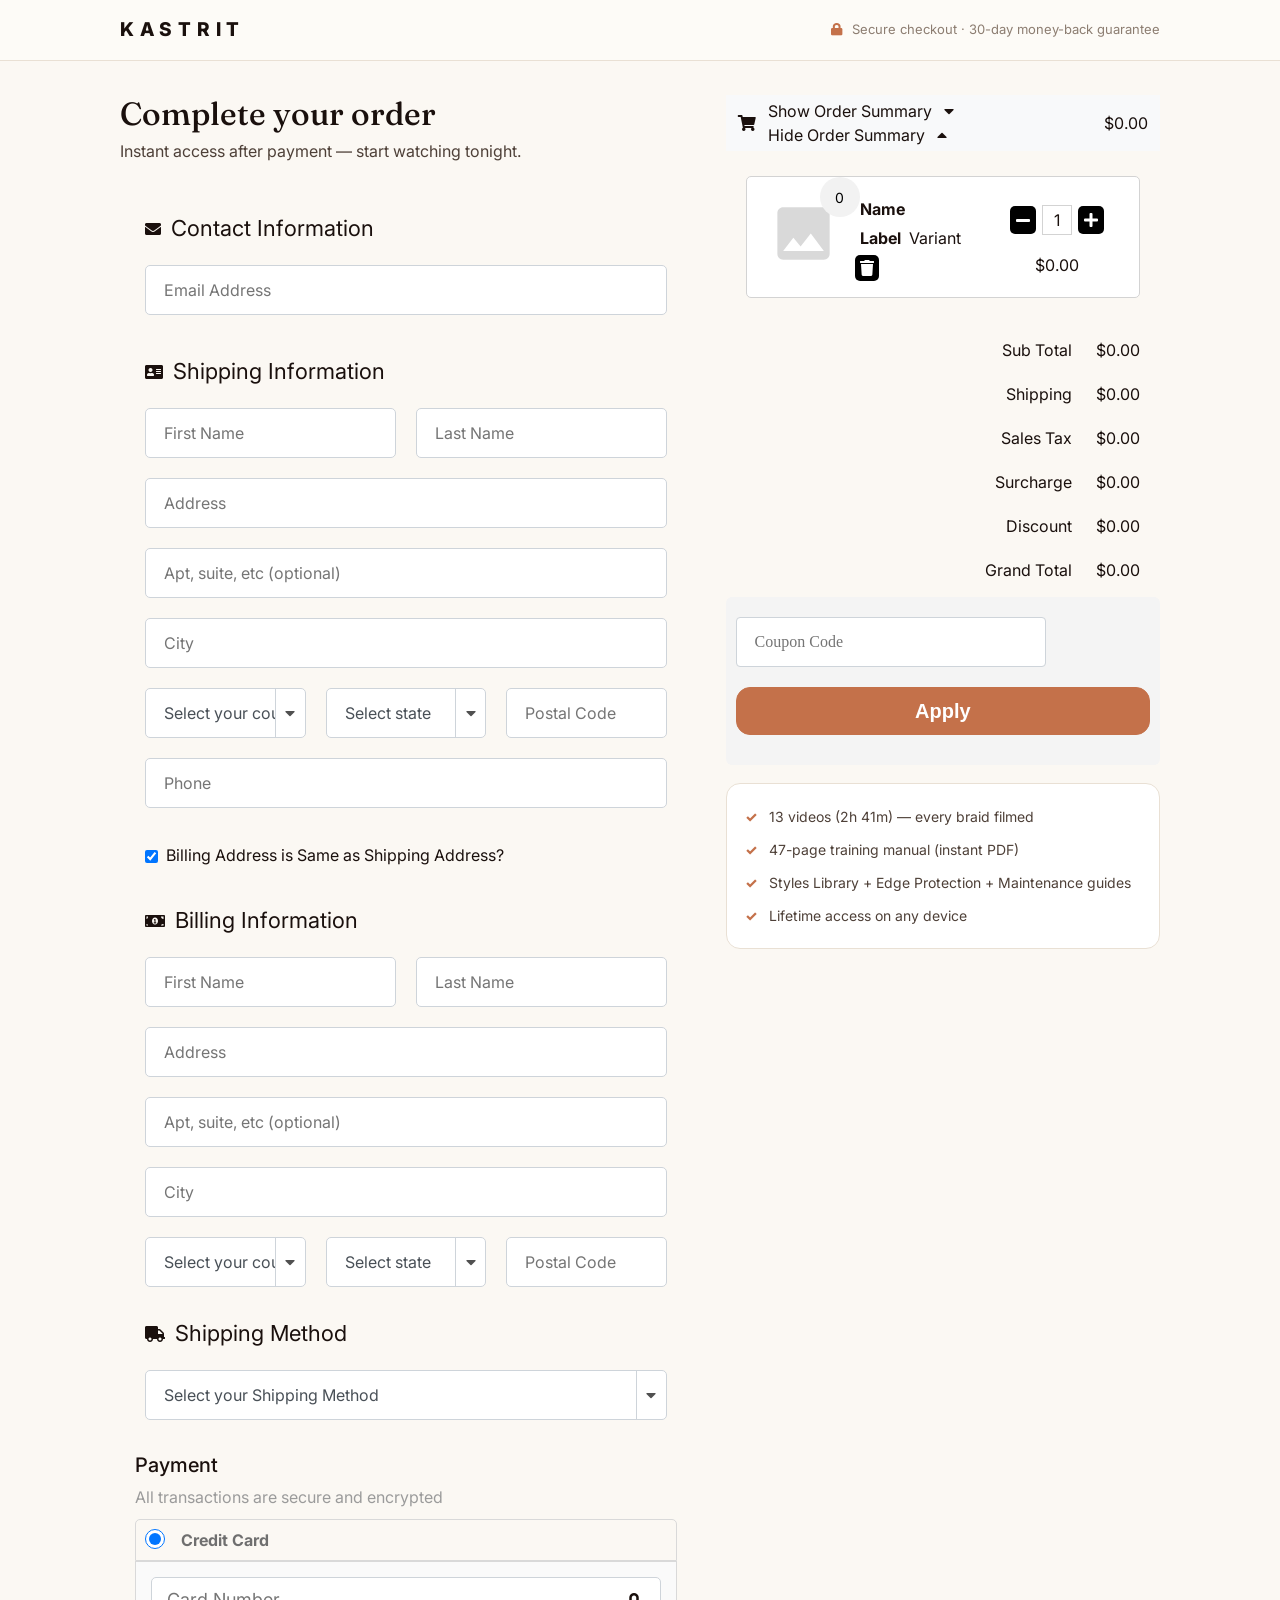
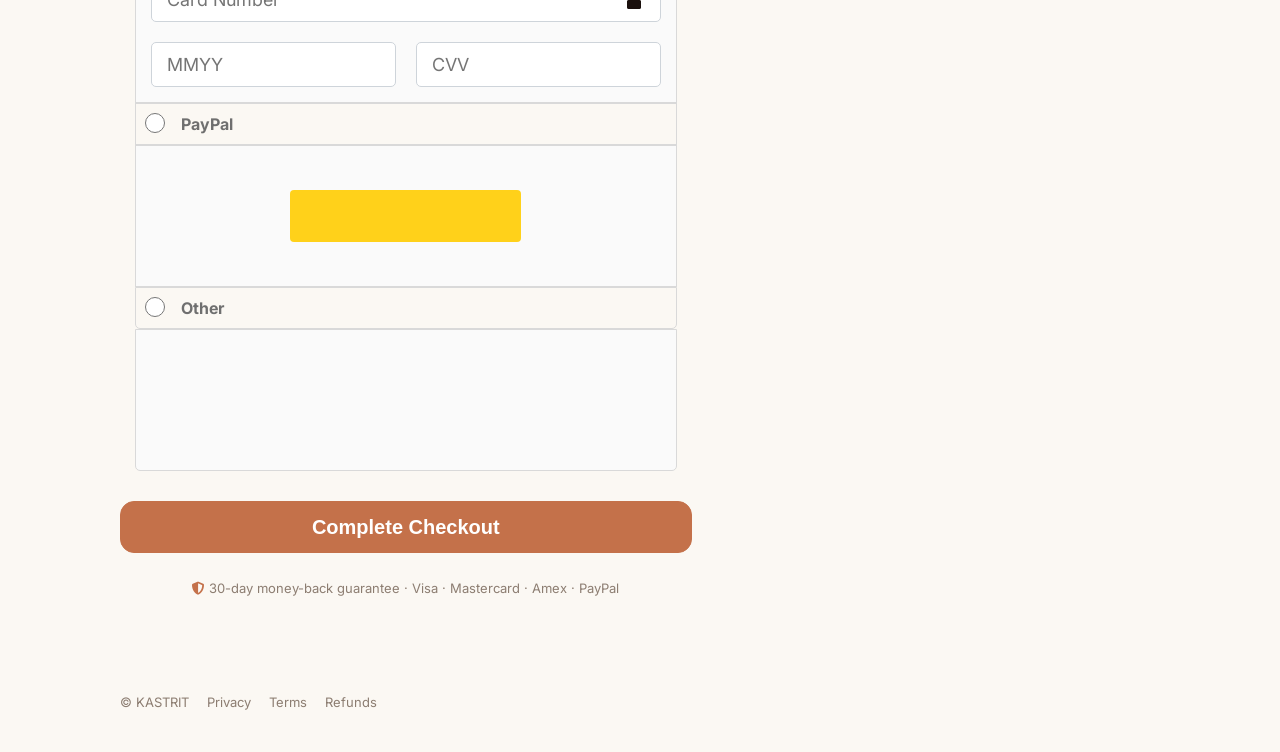
<file: checkoutpage.html>
<!DOCTYPE html>
<html lang="en">
<head>
<meta charset="utf-8">
<meta name="viewport" content="width=device-width, initial-scale=1">
<title>Secure Checkout — KASTRIT</title>
<link rel="stylesheet" href="https://stackpath.bootstrapcdn.com/bootstrap/4.5.2/css/bootstrap.min.css">
<link rel="stylesheet" href="https://cdnjs.cloudflare.com/ajax/libs/font-awesome/5.12.1/css/all.min.css">
<link rel="preconnect" href="https://fonts.googleapis.com">
<link href="https://fonts.googleapis.com/css2?family=Fraunces:ital,opsz,wght@0,9..144,400..700&family=Inter:wght@400;600;700;800&display=swap" rel="stylesheet">
</head>
<body class="kastrit-checkout">

<header class="kx-header">
  <div class="kx-header-in">
    <span class="kx-logo">KASTRIT</span>
    <span class="kx-secure"><i class="fas fa-lock"></i> Secure checkout · 30-day money-back guarantee</span>
  </div>
</header>

<main class="kx-main">
  <div class="kx-grid">
    <div class="kx-col kx-col-form">
      <h1 class="kx-title">Complete your order</h1>
      <p class="kx-sub">Instant access after payment — start watching tonight.</p>

      <style>
        .fk-shopify-form-wrapper {
            padding: 5px;
            margin: 5px;
        }
        .fk-shopify-form-container {
            padding: 5px;
        }
        .fk-shopify-form-header {
            font-size: 22px;
            margin: 5px;
        }
        .fk-shopify-form-icon-header {
            display: flex;
            flex-direction: row;
            align-items: center;
            margin: 10px 5px;
        }
        .fk-shopify-form-icon {
            margin: 0 5px;
        }
        .fk-shopify-form-field {
            margin: 10px 5px;
            padding: 5px;
        }
        .fk-shopify-form-field input {
            box-sizing: border-box;
            width: 100%;
            padding: 12px 18px;
            font-size: 16px;
            font-weight: 400;
            border: 1px solid #ced4da;
            border-radius: 5px;
        }
        .fk-shopify-multiple-form-field {
            display: flex;
            flex-direction: row;
            width: 100%;
        }
        .fk-shopify-multiple-form-field .fk-shopify-form-field {
            width: 100%;
            margin: 0 5px;
            padding: 5px;
        }
        .fk-shopify-form-select-container {
            padding: 5px 10px;
            width: 100%;
        }
        .fk-shopify-form-select {
          position: relative;
          border: 1px solid #ced4da;
          border-radius: 5px;
          background-color: #ffffff;
          height: 50px;
        }
        .fk-shopify-form-select select {
          border: none;
          outline: none;
          background: transparent;
          -webkit-appearance: none;
          -moz-appearance: none;
          appearance: none;
          border-radius: 0;
          margin: 0;
          width: 100%;
          box-sizing: border-box;
          padding: 12px 30px 12px 18px;
          font-size: 16px;
          border-radius: 5px;
        }
        .fk-shopify-form-select:after {
          position: absolute;
          display: flex;
          justify-content: center;
          align-items: center;
          right: 0;
          top: 0;
          width: 30px;
          height: 100%;
          content: "\f0d7";
          font-family: "Font Awesome 5 Free";
          font-weight: 900;
          color: #505050;
          text-align: center;
          font-size: 16px;
          border-left: 1px solid #ced4da;
          pointer-events: none;
        }
        .fk-shopify-multiple-form-select {
            display: flex;
            flex-direction: row;
        }
        .fk-shopify-multiple-form-select .fk-shopify-form-select-container,
        .fk-shopify-multiple-form-select .fk-shopify-form-field {
            width: 100%;
            margin: 0 5px;
            padding: 5px;
        }
        .fk-shopify-form-checkbox-container {
            display: flex;
            flex-direction: row;
            margin: 10px;
        }
        .fk-shopify-form-checkbox input {
            position: relative;
            margin: 0.4rem 0;;
        }
        .fk-shopify-form-checkbox-label {
            margin: 0 0.5rem;
            text-align: left;
            font-size: 1rem;
        }
        @media screen and (max-width: 1024px) {
            .fk-shopify-multiple-form-select,
            .fk-shopify-multiple-form-field {
                flex-wrap: wrap;
            }
            .fk-shopify-multiple-form-select .fk-shopify-form-select-container,
            .fk-shopify-multiple-form-select .fk-shopify-form-field,
            .fk-shopify-multiple-form-field .fk-shopify-form-field,
            .fk-shopify-multiple-form-field .fk-shopify-form-select-container {
                margin: 5px;
                padding: 5px;
            }
            .fk-shopify-multiple-form-select .fk-shopify-form-select-container:first-child,
            .fk-shopify-multiple-form-select .fk-shopify-form-field:first-child,
            .fk-shopify-multiple-form-field .fk-shopify-form-field:first-child,
            .fk-shopify-multiple-form-field .fk-shopify-form-select-container:first-child {
                margin-top: 0px
            }
            .fk-shopify-multiple-form-select .fk-shopify-form-select-container:last-child,
            .fk-shopify-multiple-form-select .fk-shopify-form-field:last-child:last-child,
            .fk-shopify-multiple-form-field .fk-shopify-form-field:last-child:last-child,
            .fk-shopify-multiple-form-field .fk-shopify-form-select-container:last-child {
                margin-bottom: 0px;
            }
        }
        </style>
        <div class="form fk-shopify-form-wrapper">
            <form class="form"  data-gjs-type="form" data-gjs-highlightable="false" data-gjs-editable="false" data-gjs-resizable="false" data-gjs-draggable=".fk-col, :not([data-gjs-type=wrapper]):not(row):not(section)" data-gjs-unstylable='[["width","height"],"shape-outside"]'>
                <div class="fk-shopify-form-container">
                    <div class="fk-shopify-form-icon-header">
                        <div>
                            <div class="fk-shopify-form-icon">
                                <i class="icp icp-auto fas fa-envelope"></i>
                            </div>
                        </div>
                        <div>
                            <div class="fk-shopify-form-header">
                                Contact Information
                            </div>
                        </div>
                    </div>
                    <div class="fk-shopify-form-field">
                        <input type="text" placeholder="Email Address" name="emailAddress" required  data-gjs-type="input" data-gjs-stylable="true" data-gjs-draggable=".form, .io-attrs" data-gjs-unstylable='["height","shape-outside"]'>
                    </div>
                </div>
                <div class="fk-shopify-form-container">
                    <div class="fk-shopify-form-icon-header">
                        <div>
                            <div class="fk-shopify-form-icon">
                                <i class="icp icp-auto fas fa-address-card"></i>
                            </div>
                        </div>
                        <div>
                            <div class="fk-shopify-form-header">
                                Shipping Information
                            </div>
                        </div>
                    </div>
                    <div class="fk-shopify-multiple-form-field">
                        <div class="fk-shopify-form-field">
                            <input type="text" placeholder="First Name" name="shipFirstName" required  data-gjs-type="input" data-gjs-stylable="true" data-gjs-draggable=".form, .io-attrs" data-gjs-unstylable='["height","shape-outside"]'>
                        </div>
                        <div class="fk-shopify-form-field">
                            <input type="text" placeholder="Last Name" name="shipLastName" required  data-gjs-type="input" data-gjs-stylable="true" data-gjs-draggable=".form, .io-attrs" data-gjs-unstylable='["height","shape-outside"]'>
                        </div>
                    </div>
                    <div class="fk-shopify-form-field">
                        <input type="text" placeholder="Address" name="shipAddress1" required  data-gjs-type="input" data-gjs-stylable="true" data-gjs-draggable=".form, .io-attrs" data-gjs-unstylable='["height","shape-outside"]'>
                    </div>
                    <div class="fk-shopify-form-field">
                        <input type="text" placeholder="Apt, suite, etc (optional)" name="shipAddress2"  data-gjs-type="input" data-gjs-stylable="true" data-gjs-draggable=".form, .io-attrs" data-gjs-unstylable='["height","shape-outside"]'>
                    </div>
                    <div class="fk-shopify-form-field">
                        <input type="text" placeholder="City" name="shipCity" required  data-gjs-type="input" data-gjs-stylable="true" data-gjs-draggable=".form, .io-attrs" data-gjs-unstylable='["height","shape-outside"]'>
                    </div>
                    <div class="fk-shopify-multiple-form-select">
                        <div class="fk-shopify-form-select-container">
                            <div class="fk-shopify-form-select">
                                <select  name="shipCountry" required  class="form-control-custom fk-form-select" data-gjs-type="form-select" data-gjs-draggable=".form, .io-attrs" data-gjs-unstylable='["height","shape-outside"]'>
                                    <option value="">Select your country</option>
                                </select>
                            </div>
                        </div>
                        <div class="fk-shopify-form-select-container">
                            <div class="fk-shopify-form-select">
                                <select  name="shipState" required  class="form-control-custom fk-form-select" data-gjs-type="form-select" data-gjs-draggable=".form, .io-attrs" data-gjs-unstylable='["height","shape-outside"]'>
                                    <option value="">Select state</option>
                                </select>
                            </div>
                        </div>
                        <div class="fk-shopify-form-field">
                            <input type="text" placeholder="Postal Code" name="shipPostalCode" required  data-gjs-type="input" data-gjs-stylable="true" data-gjs-draggable=".form, .io-attrs" data-gjs-unstylable='["height","shape-outside"]'>
                        </div>
                    </div>
                    <div class="fk-shopify-form-field">
                        <input type="tel" placeholder="Phone" name="phoneNumber" required  data-gjs-type="input" data-gjs-stylable="true" data-gjs-draggable=".form, .io-attrs" data-gjs-unstylable='["height","shape-outside"]'>
                    </div>
                </div>
                <div class="fk-shopify-form-container">
                    <div class="fk-shopify-form-checkbox-container">
                        <div class="fk-shopify-form-checkbox">
                            <input type="checkbox" class="fk-form-checkbox form-check-input" name="billShipSame" checked opencheckboxsection="billingAddress" onclick="checkBoxChange(attributes)" >
                        </div>
                        <div class="fk-shopify-form-checkbox-label">
                            <div>
                                Billing Address is Same as Shipping Address?
                            </div>
                        </div>
                    </div>
                </div>
            </form>
            <form class="form" id="billingAddress"  data-gjs-type="form" data-gjs-highlightable="false" data-gjs-editable="false" data-gjs-resizable="false" data-gjs-draggable=".fk-col, :not([data-gjs-type=wrapper]):not(row):not(section)" data-gjs-unstylable='[["width","height"],"shape-outside"]'>
                <div class="fk-shopify-form-container">
                    <div class="fk-shopify-form-icon-header">
                        <div>
                            <div class="fk-shopify-form-icon">
                                <i class="icp icp-auto fas fa-money-bill-alt"></i>
                            </div>
                        </div>
                        <div>
                            <div class="fk-shopify-form-header">
                                Billing Information
                            </div>
                        </div>
                    </div>
                    <div class="fk-shopify-multiple-form-field">
                        <div class="fk-shopify-form-field">
                            <input type="text" placeholder="First Name" name="firstName" required  data-gjs-type="input" data-gjs-stylable="true" data-gjs-draggable=".form, .io-attrs" data-gjs-unstylable='["height","shape-outside"]'>
                        </div>
                        <div class="fk-shopify-form-field">
                            <input type="text" placeholder="Last Name" name="lastName" required  data-gjs-type="input" data-gjs-stylable="true" data-gjs-draggable=".form, .io-attrs" data-gjs-unstylable='["height","shape-outside"]'>
                        </div>
                    </div>
                    <div class="fk-shopify-form-field">
                        <input type="text" placeholder="Address" name="address1" required  data-gjs-type="input" data-gjs-stylable="true" data-gjs-draggable=".form, .io-attrs" data-gjs-unstylable='["height","shape-outside"]'>
                    </div>
                    <div class="fk-shopify-form-field">
                        <input type="text" placeholder="Apt, suite, etc (optional)" name="address2"  data-gjs-type="input" data-gjs-stylable="true" data-gjs-draggable=".form, .io-attrs" data-gjs-unstylable='["height","shape-outside"]'>
                    </div>
                    <div class="fk-shopify-form-field">
                        <input type="text" placeholder="City" name="city" required  data-gjs-type="input" data-gjs-stylable="true" data-gjs-draggable=".form, .io-attrs" data-gjs-unstylable='["height","shape-outside"]'>
                    </div>
                    <div class="fk-shopify-multiple-form-select">
                        <div class="fk-shopify-form-select-container">
                            <div class="fk-shopify-form-select">
                                <select  name="country" required  class="form-control-custom fk-form-select" data-gjs-type="form-select" data-gjs-draggable=".form, .io-attrs" data-gjs-unstylable='["height","shape-outside"]'>
                                    <option value="">Select your country</option>
                                </select>
                            </div>
                        </div>
                        <div class="fk-shopify-form-select-container">
                            <div class="fk-shopify-form-select">
                                <select  name="state" required  class="form-control-custom fk-form-select" data-gjs-type="form-select" data-gjs-draggable=".form, .io-attrs" data-gjs-unstylable='["height","shape-outside"]'>
                                    <option value="">Select state</option>
                                </select>
                            </div>
                        </div>
                        <div class="fk-shopify-form-field">
                            <input type="text" placeholder="Postal Code" name="postalCode" required  data-gjs-type="input" data-gjs-stylable="true" data-gjs-draggable=".form, .io-attrs" data-gjs-unstylable='["height","shape-outside"]'>
                        </div>
                    </div>
                </div>
            </form>
            <form class="form"  data-gjs-type="form" data-gjs-highlightable="false" data-gjs-editable="false" data-gjs-resizable="false" data-gjs-draggable=".fk-col, :not([data-gjs-type=wrapper]):not(row):not(section)" data-gjs-unstylable='[["width","height"],"shape-outside"]'>
                <div class="fk-shopify-form-container">
                    <div class="fk-shopify-form-icon-header">
                        <div>
                            <div class="fk-shopify-form-icon">
                                <i class="icp icp-auto fas fa-truck"></i>
                            </div>
                        </div>
                        <div>
                            <div class="fk-shopify-form-header">
                                Shipping Method
                            </div>
                        </div>
                    </div>
                    <div class="fk-shopify-form-select-container">
                        <div class="fk-shopify-form-select">
                            <select  name="shipProfileId" required  class="form-control-custom fk-form-select" data-gjs-type="form-select" data-gjs-draggable=".form, .io-attrs" data-gjs-unstylable='["height","shape-outside"]'>
                                <option value="">Select your Shipping Method</option>
                            </select>
                        </div>
                    </div>
                </div>
            </form>
        </div>

      <style>
            .fk-payment-option-wrapper {
                padding: 5px;
            }
            .fk-payment-header {
                text-align: left;
            }
            .fk-payment-header-main {
                margin: 5px 10px;
                font-size: 20px;
                font-weight: 500;
            }
            .fk-payment-header-sub {
                margin: 5px 10px;
                color: #9b9b9b;
            }
            .fk-payment-options {
                padding: 5px;
            }
            .fk-payment-option-container {
                position: relative;
                padding: 0 5px;
            }
            .fk-payment-option-container:first-child
            .fk-payment-option-header-wrapper {
                border-top-left-radius: 5px;
                border-top-right-radius: 5px;
            }
            .fk-payment-option-container:last-child
            .fk-payment-option-header-wrapper {
                border-bottom-right-radius: 5px;
                border-bottom-left-radius: 5px;
            }
            .fk-payment-option-container:last-child
            .fk-payment-option-body {
                border-bottom-right-radius: 5px;
                border-bottom-left-radius: 5px;
            }
            .fk-payment-option-header-wrapper {
                border: 1px solid #d9d9d9;
                display: block;
            }
            .fk-payment-option-header-container {
                display: flex;
                flex-direction: row;
                justify-content: space-between;
                align-items: center;
                margin: 0 10px;
                height: 40px;
            }
            .fk-card-payment-bg-icon-container {
                display: flex;
                flex-direction: row;
                align-items: center;
                height: 40px;
            }
            .fk-payment-option-label {
                margin-left: 30px;
                font-weight: bold;
                color: #6f6f6f;
                padding: 5px;
                height: 40px;
                display: flex;
                align-items: center;
                white-space: nowrap;
                text-align: left;
            }
            @media screen and (max-width: 450px) {
                .fk-card-payment-bg-icon-container {
                display: none;
                }
            }
            .fk-background {
                background-repeat: no-repeat;
                background-position: center;
                background-size: cover;
            }
            .fk-card-payment-bg-icon {
                margin-left: 5px;
                padding: 5px;
                min-height: 25px;
                min-width: 40px;
            }
            .fk-card-one {
                background-image: url(https://dev-assets.checkoutchamp.com/f09818f0-af22-11ea-afe1-abac30942df7/visa.svg);
            }
            .fk-card-two {
                background-image: url(https://dev-assets.checkoutchamp.com/f09818f0-af22-11ea-afe1-abac30942df7/master.svg);
            }
            .fk-card-three {
                background-image: url(https://dev-assets.checkoutchamp.com/f09818f0-af22-11ea-afe1-abac30942df7/american.svg);
            }
            .fk-card-four {
                background-image: url(https://dev-assets.checkoutchamp.com/c4e813e0-5ce6-11ec-be68-c3d6cf8c5f89/1721766810842_discover1_1_.png);
            }
            .fk-payment-option-toggler-field {
                position: absolute;
                top: 10px;
                left: 15px;
                height: 20px;
                width: 20px;
                cursor: pointer;
            }
            .fk-payment-option-toggler-field:checked ~ .fk-payment-option-header-wrapper {
                border-bottom-right-radius: 0;
                border-bottom-left-radius: 0;
            }
            .fk-payment-option-toggler-field:checked ~ .fk-payment-option-body {
                display: flex;
                border: 1px solid #d9d9d9;
            }
            .fk-payment-option-body {
                background-color: #fafafa;
                display: flex;
                align-items: center;
                border: 1px solid #d9d9d9;
            }
            .fk-card-payment-field {
                flex: 1;
                margin: 10px;
                position: relative;
            }
            .fk-card-payment-field-icon {
                position: absolute;
                top: 12px;
                right: 20px;
            }
            .fk-card-payment-field input {
                outline: none;
                font-size: 18px;
                padding: 15px;
                height: 45px;
                width: 100%;
                border-radius: 5px;
                border: 1px solid #ced4da;
                box-sizing: border-box;
            }
            .fk-card-number input{
                padding: 15px 35px 15px 15px;
            }
            .fk-card-payment-container {
                width: 100%;
                margin: 5px;
            }
            .fk-card-multiple-payment-field {
                display: flex;
                flex-direction: row;
            }
            .fk-payment-option-body-content{
                display: flex;
                height: 130px;
                width: 100%;
                align-items:center;
                justify-content: center;
                margin: 5px;
            }
            .btnPayPal2 {
                background-image: url('https://config.checkoutchamp.com/development/paypal-checkout-3.png');
                background-position: center center;
                background-repeat: no-repeat;
                color: transparent;
                background-color: #ffd11a;
                border: 1px solid transparent;
            }
            .btnPayPal2:hover {
                background-color: #e6b800;
                color: transparent;
                border-color: transparent;
                white-space: normal;
            }
            .btnPayPal2:focus {
                box-shadow: none;
            }
            .btn-paypal2-styles {
                padding: 6px 12px;
                background-size: contain;
            }
        </style>
        <div class="fk-payment-option-wrapper">
            <div>
                <div class="fk-payment-header">
                    <div class="fk-payment-header-main">
                        Payment
                    </div>
                    <div class="fk-payment-header-sub">
                        All transactions are secure and encrypted
                    </div>
                </div>
                <div class="fk-payment-options">
                    <div class="fk-payment-option-container">
                        <input opencheckboxsection="fkCreditCard" checked class="fk-form-radio fk-payment-option-toggler-field" type="radio" name="fk-payment-option-toggler">
                        <div class="fk-payment-option-header-wrapper">
                            <div class="fk-payment-option-header-container">
                                <div class="fk-payment-option-label">
                                    <div class="fk-headline">Credit Card</div>
                                </div>
                                <div class="fk-card-payment-bg-icon-container">
                                    <div class="fk-card-payment-bg-icon fk-background fk-card-one"></div>
                                    <div class="fk-card-payment-bg-icon fk-background fk-card-two"></div>
                                    <div class="fk-card-payment-bg-icon fk-background fk-card-three"></div>
                                    <div class="fk-card-payment-bg-icon fk-background fk-card-four"></div>
                                </div>
                            </div>
                        </div>
                        <div id="fkCreditCard" class="fk-payment-option-body fk-payment-options-hide-on-load">
                        <form class="fk-card-payment-container">
                            <div>
                                <div class="fk-card-payment-field fk-card-number">
                                    <div class="fk-card-payment-field-icon">
                                        <i class="fa fa-lock fa-icon icp icp-auto"></i>
                                    </div>
                                    <input placeholder="Card Number" name="cardNumber" type="text" required>
                                </div>
                            </div>
                            <div class="fk-card-multiple-payment-field">
                                <div class="fk-card-payment-field">
                                    <input placeholder="MMYY" name="cardDate" type="text" required>
                                </div>
                                <div class="fk-card-payment-field">
                                    <input placeholder="CVV" name="cardSecurityCode" type="text" required>
                                </div>
                            </div>
                        </form>
                        </div>
                    </div>
                    <div class="fk-payment-option-container">
                        <input opencheckboxsection="fkPayPal" class="fk-form-radio fk-payment-option-toggler-field" type="radio" name="fk-payment-option-toggler">
                        <div class="fk-payment-option-header-wrapper">
                            <div class="fk-payment-option-header-container">
                                <div class="fk-payment-option-label">
                                <div class="fk-headline">PayPal</div>
                                </div>
                            </div>
                        </div>
                        <div id="fkPayPal" class="fk-payment-option-body fk-payment-options-hide-on-load">
                        <div class="fk-payment-option-body-content">
                            <button class="btn btnPayPal2 btn-paypal2-styles" title= "PayPal" data-cc-resizable= "true">Checkoutwithpaypal</button>
                        </div>
                        </div>
                    </div>
                    <div class="fk-payment-option-container">
                        <input opencheckboxsection="fkOther" class="fk-form-radio fk-payment-option-toggler-field" type="radio" name="fk-payment-option-toggler">
                        <div class="fk-payment-option-header-wrapper">
                            <div class="fk-payment-option-header-container">
                                <div class="fk-payment-option-label">
                                <div class="fk-headline">Other</div>
                                </div>
                            </div>
                        </div>
                        <div id="fkOther" class="fk-payment-option-body fk-payment-options-hide-on-load">
                        <div class="fk-payment-option-body-content"></div>
                        </div>
                    </div>
                </div>
            </div>
        </div>

      <style>
                    .btn {
                        display: inline-block;
                        font-weight: 400;
                        text-align: center;
                        white-space: normal;
                        vertical-align: middle;
                        -webkit-user-select: none;
                        -moz-user-select: none;
                        -ms-user-select: none;
                        user-select: none;
                        border: 1px solid transparent;
                        padding-top: 10px;
                        padding-bottom: 10px;
                        padding-left: 25px;
                        padding-right: 25px;
                        line-height: 1.5;
                        border-radius: .25rem;
                        transition: color .15s ease-in-out,background-color .15s ease-in-out,border-color .15s ease-in-out,box-shadow .15s ease-in-out;
                        margin: 20px auto;
                        white-space: normal;
                        font-size: 20px;
                        font-family: Helvetica, serif;
                    }
                    .btn.btn-primary {
                        background: #007bff;
                        color: #fff;
                        border-color: #007bff;
                        white-space: normal;
                    }
                    .btn.btn-primary.btn-one-style:active:focus {
                        box-shadow: none;
                    }
                    .btn.btn-primary.btn-one-style:focus {
                        box-shadow: none;
                    }
            </style>
            <button id="completeCheckoutBtn" class="btn btn-primary btn-one-style" action="submit" onclick="callMethod(event)">Complete Checkout</button>

      <p class="kx-trust"><i class="fas fa-shield-alt"></i> 30-day money-back guarantee · Visa · Mastercard · Amex · PayPal</p>
    </div>

    <aside class="kx-col kx-col-cart">
      <style>
.cc-cart-container {
  margin: 10px;
  border-radius: 10px;
  padding: 10px;
}

.cc-cart-row {
  border: 1px solid lightgray;
  padding: 5px;
  border-radius: 5px;
  font-size: 16px;
  word-break: break-word;
  background-color: white;
  margin: 5px 0;
}

.cc-cart-row-img {
  width: 100%;
  max-height: 150px;
  object-fit: contain;
}

.cc-cart-row-trash-icon {
  cursor: pointer;
  background-color: black;
  padding: 5px;
  color: white;
  border-radius: 5px;
}

.cc-cart-row-qty-btn {
  cursor: pointer;
  background-color: black;
  padding: 6px;
  color: white;
  border-radius: 5px;
  outline: none;
  border: none;
}

.cc-cart-row-content {
  text-align: left;
}

.cc-cart-row-prod-qty-container {
  margin: 5px 2px;
  min-width: 30px;
  padding: 2px 5px;
  border: 1px solid lightgray;
  display: inline-block;
}

.cc-cart-row-prod-title {
  font-weight: bold;
  margin: 5px;
}

.cc-cart-row-variant,
.cc-cart-row-margin,
.cc-cart-row-prod-price {
  margin: 5px;
}

.cc-cart-details-block {
  display: block;
  padding: 5px 10px;
}

.cc-cart-details-block .cc-cart-details-value,
.cc-cart-details-block .cc-cart-details-label {
  padding: 10px;
  text-align: right;
  display: block;
  width: auto;
  font-size: 16px;
  font-weight: 400;
}

.cc-cart-prod-qty-bubble {
  position: absolute;
  top: -10px;
  right: -10px;
  background-color: #f2f2f2;
  color: black;
  border-radius: 50%;
  height: 40px;
  width: 40px;
  display: flex;
  justify-content: center;
  align-items: center;
  font-size: 14px;
}

@media screen and (max-width: 480px) {
  .cc-cart-row .cc-cart-row-content {
    flex: 0 0 100%;
    max-width: 100%;
    text-align: center;
  }
}
</style>
<div align="left" class="cc-cart-wrapper cc-shopping-cart-two-identifier" data-cc-type="default" data-cc-draggable="true" data-cc-droppable="true"
    draggable="true" data-layer-name="Box">
    <div class="cc-cart-toggle p-1 bg-light d-flex flex-row justify-content-between align-items-center"
        data-cc-type="cartToggle" data-cc-custom-name="Shopping Cart Toggle" data-cc-draggable="true"
        data-cc-droppable="true" draggable="true" data-layer-name="Shopping Cart Toggle">
        <div class="d-flex flex-row align-items-center" data-cc-type="default" data-cc-draggable="true"
            data-cc-droppable="true" draggable="true" data-layer-name="Box">
            <div class="p-1" data-cc-type="default" data-cc-draggable="true" data-cc-droppable="true" draggable="true"
                data-layer-name="Box">
                <i class="fa fa-shopping-cart m-1" data-cc-type="fa-icon" data-cc-custom-name="Fa-icon"
                    data-cc-draggable=":not([data-cc-type=wrapper]):not(row)" data-cc-droppable="false" draggable="true"
                    data-layer-name="Fa-icon"></i>
            </div>
            <div data-cc-type="default" data-cc-draggable="true" data-cc-droppable="true" class="cc-dashed droppable"
                draggable="true" data-layer-name="Box">
                <div class="cc-cart-open-text" data-cc-type="default" data-cc-draggable="true" data-cc-droppable="true"
                    draggable="true" data-layer-name="Box">
                    <span class="m-1" data-cc-type="text" data-cc-draggable=":not([data-cc-type=wrapper]):not(row)"
                        data-cc-droppable="false" draggable="true" data-layer-name="Text">Show Order Summary</span>
                    <i class="fa fa-caret-down m-1" data-cc-type="fa-icon" data-cc-custom-name="Fa-icon"
                        data-cc-draggable=":not([data-cc-type=wrapper]):not(row)" data-cc-droppable="false"
                        draggable="true" data-layer-name="Fa-icon"></i>
                </div>
                <div class="cc-cart-hidden-text" data-cc-type="default" data-cc-draggable="true"
                    data-cc-droppable="true" draggable="true" data-layer-name="Box">
                    <span class="m-1" data-cc-type="text" data-cc-draggable=":not([data-cc-type=wrapper]):not(row)"
                        data-cc-droppable="false" draggable="true" data-layer-name="Text">Hide Order Summary</span>
                    <i class="fa fa-caret-up m-1" data-cc-type="fa-icon" data-cc-custom-name="Fa-icon"
                        data-cc-draggable=":not([data-cc-type=wrapper]):not(row)" data-cc-droppable="false"
                        draggable="true" data-layer-name="Fa-icon"></i>
                </div>
            </div>
        </div>
        <div class="p-1" data-cc-type="default" data-cc-draggable="true" data-cc-droppable="true" draggable="true"
            data-layer-name="Box">
            <div class="grandTotal m-1" data-cc-type="text" data-cc-draggable=":not([data-cc-type=wrapper]):not(row)"
                data-cc-droppable="false" draggable="true" data-layer-name="Text">$0.00</div>
        </div>
    </div>
    <div class="cc-cart-toggle-target" data-cc-type="default" data-cc-draggable="true" data-cc-droppable="true"
        draggable="true" data-layer-name="Box">
        <div class="cc-cart-container" data-cc-type="default" data-cc-draggable="true" data-cc-droppable="true"
            draggable="true" data-layer-name="Box">
            <div class="cc-cart-row" data-cc-type="default" data-cc-draggable="true" data-cc-droppable="true"
                draggable="true" data-layer-name="Box">
                <div class="row cc-cart-row-margin" data-cc-type="row" data-cc-custom-name="Row"
                    data-cc-draggable="[data-cc-type=wrapper], [data-cc-type=default], [data-cc-type=box]"
                    data-cc-droppable="[data-cc-type=column]" draggable="true" data-layer-name="Row">
                    <div class="col-sm-3 p-0 position-relative" data-cc-type="column" data-cc-custom-name="Column"
                        data-cc-draggable=".fk-row" data-cc-droppable="true" draggable="true" data-layer-name="Column">
                        <img class="cc-cart-row-img"
                            src="[data-uri]"
                            data-cc-type="image" title="" href="" onclick="" target="_self" alt="" align="center"
                            width="" height="" data-cc-custom-name="Image"
                            data-cc-draggable=":not([data-cc-type=wrapper]):not([data-cc-type=form]):not(.form-group)"
                            data-cc-droppable="false" draggable="true" data-layer-name="Image">
                        <div class="cc-cart-prod-qty-bubble" data-cc-type="text"
                            data-cc-draggable=":not([data-cc-type=wrapper]):not(row)" data-cc-droppable="false"
                            draggable="true" data-layer-name="Text">0</div>
                    </div>
                    <div class="col-sm-9 p-0" data-cc-type="column" data-cc-custom-name="Column"
                        data-cc-draggable=".fk-row" data-cc-droppable="true" draggable="true" data-layer-name="Column">
                        <div class="row cc-cart-row-margin" data-cc-type="row" data-cc-custom-name="Row"
                            data-cc-draggable="[data-cc-type=wrapper], [data-cc-type=default], [data-cc-type=box]"
                            data-cc-droppable="[data-cc-type=column]" draggable="true" data-layer-name="Row">
                            <div class="col-6 cc-cart-row-content p-0" data-cc-type="column"
                                data-cc-custom-name="Column" data-cc-draggable=".fk-row" data-cc-droppable="true"
                                draggable="true" data-layer-name="Column">
                                <div class="cc-cart-row-prod-title" data-cc-type="text"
                                    data-cc-draggable=":not([data-cc-type=wrapper]):not(row)" data-cc-droppable="false"
                                    draggable="true" data-layer-name="Text">Name</div>
                                <div class="cc-cart-row-variant" data-cc-type="default" data-cc-draggable="true"
                                    data-cc-droppable="true" draggable="true" data-layer-name="Box">
                                    <span class="cc-cart-row-prod-variant-label font-weight-bold mr-1"
                                        data-cc-type="text" data-cc-draggable=":not([data-cc-type=wrapper]):not(row)"
                                        data-cc-droppable="false" draggable="true" data-layer-name="Text">Label</span>
                                    <span class="cc-cart-row-prod-variant cc-cart-row-frequency" data-cc-type="text"
                                        data-cc-draggable=":not([data-cc-type=wrapper]):not(row)"
                                        data-cc-droppable="false" draggable="true" data-layer-name="Text">Variant</span>
                                </div>
                                <div class="cc-cart-row-trash-icon-container" data-cc-type="default"
                                    data-cc-draggable="true" data-cc-droppable="true" draggable="true"
                                    data-layer-name="Box">
                                    <i class="cc-cart-row-trash-icon fa fa-trash" data-cc-type="fa-icon"
                                        data-cc-custom-name="Fa-icon"
                                        data-cc-draggable=":not([data-cc-type=wrapper]):not(row)"
                                        data-cc-droppable="false" draggable="true" data-layer-name="Fa-icon"></i>
                                </div>
                            </div>
                            <div class="col-6 cc-cart-row-content p-0" data-cc-type="column"
                                data-cc-custom-name="Column" data-cc-draggable=".fk-row" data-cc-droppable="true"
                                draggable="true" data-layer-name="Column">
                                <div class="text-center p-2" data-cc-type="default" data-cc-draggable="true"
                                    data-cc-droppable="true" draggable="true" data-layer-name="Box">
                                    <i class="fa fa-minus cc-cart-row-qty-btn cc-cart-row-prod-qty-minus"
                                        data-cc-type="fa-icon" data-cc-custom-name="Fa-icon"
                                        data-cc-draggable=":not([data-cc-type=wrapper]):not(row)"
                                        data-cc-droppable="false" draggable="true" data-layer-name="Fa-icon"></i>
                                    <div class="cc-cart-row-prod-qty-container cc-cart-row-prod-qty" data-cc-type="text"
                                        data-cc-draggable=":not([data-cc-type=wrapper]):not(row)"
                                        data-cc-droppable="false" draggable="true" data-layer-name="Text">1</div>
                                    <i class="fa fa-plus cc-cart-row-qty-btn cc-cart-row-prod-qty-plus"
                                        data-cc-type="fa-icon" data-cc-custom-name="Fa-icon"
                                        data-cc-draggable=":not([data-cc-type=wrapper]):not(row)"
                                        data-cc-droppable="false" draggable="true" data-layer-name="Fa-icon"></i>
                                </div>
                                <div class="text-center" data-cc-type="default" data-cc-draggable="true"
                                    data-cc-droppable="true" draggable="true" data-layer-name="Box">
                                    <div class="cc-cart-row-prod-price" data-cc-type="text"
                                        data-cc-draggable=":not([data-cc-type=wrapper]):not(row)"
                                        data-cc-droppable="false" draggable="true" data-layer-name="Text">$0.00</div>
                                </div>
                            </div>
                        </div>
                    </div>
                </div>
            </div>
        </div>
    </div>

    <div align="right" class="cc-cart-details-block" data-cc-type="default" data-cc-draggable="true"
        data-cc-droppable="true" draggable="true" data-layer-name="Box">
        <span class="d-inline-block" data-cc-type="text" data-cc-draggable=":not([data-cc-type=wrapper]):not(row)"
            data-cc-droppable="false" draggable="true" data-layer-name="Text">
            <span class="cc-cart-details-label" data-cc-type="text"
                data-cc-draggable=":not([data-cc-type=wrapper]):not(row)" data-cc-droppable="false" draggable="true"
                data-layer-name="Text">Sub Total</span>
            <span class="cc-cart-details-label" data-cc-type="text"
                data-cc-draggable=":not([data-cc-type=wrapper]):not(row)" data-cc-droppable="false" draggable="true"
                data-layer-name="Text">Shipping</span>
            <span class="cc-cart-details-label" data-cc-type="text"
                data-cc-draggable=":not([data-cc-type=wrapper]):not(row)" data-cc-droppable="false" draggable="true"
                data-layer-name="Text">Sales Tax</span>
            <span class="cc-cart-details-label cc-surcharge-name" data-cc-type="text"
                data-cc-draggable=":not([data-cc-type=wrapper]):not(row)" data-cc-droppable="false" draggable="true"
                data-layer-name="Text">Surcharge</span>
            <span class="cc-cart-details-label" data-cc-type="text"
                data-cc-draggable=":not([data-cc-type=wrapper]):not(row)" data-cc-droppable="false" draggable="true"
                data-layer-name="Text">Discount</span>
            <span class="cc-cart-details-label" data-cc-type="text"
                data-cc-draggable=":not([data-cc-type=wrapper]):not(row)" data-cc-droppable="false" draggable="true"
                data-layer-name="Text">Grand Total</span>
        </span>
        <span class="d-inline-block" data-cc-type="text" data-cc-draggable=":not([data-cc-type=wrapper]):not(row)"
            data-cc-droppable="false" draggable="true" data-layer-name="Text">
            <span class="dynamic-price-total cc-cart-details-value" data-cc-type="text"
                data-cc-draggable=":not([data-cc-type=wrapper]):not(row)" data-cc-droppable="false" draggable="true"
                data-layer-name="Text">$0.00</span>
            <span class="dynamic-shipping-total cc-cart-details-value" data-cc-type="text"
                data-cc-draggable=":not([data-cc-type=wrapper]):not(row)" data-cc-droppable="false" draggable="true"
                data-layer-name="Text">$0.00</span>
            <span class="salesTax cc-cart-details-value" data-cc-type="text"
                data-cc-draggable=":not([data-cc-type=wrapper]):not(row)" data-cc-droppable="false" draggable="true"
                data-layer-name="Text">$0.00</span>
            <span class="cc-surcharge cc-cart-details-value" data-cc-type="text"
                data-cc-draggable=":not([data-cc-type=wrapper]):not(row)" data-cc-droppable="false" draggable="true"
                data-layer-name="Text">$0.00</span>
            <span class="discount cc-cart-details-value" data-cc-type="text"
                data-cc-draggable=":not([data-cc-type=wrapper]):not(row)" data-cc-droppable="false" draggable="true"
                data-layer-name="Text">$0.00</span>
            <span class="grandTotal cc-cart-details-value" data-cc-type="text"
                data-cc-draggable=":not([data-cc-type=wrapper]):not(row)" data-cc-droppable="false" draggable="true"
                data-layer-name="Text">$0.00</span>
        </span>
    </div>
</div>
      <style>
  .btn {
    display: inline-block;
    font-weight: 400;
    text-align: center;
    white-space: normal;
    vertical-align: middle;
    -webkit-user-select: none;
    -moz-user-select: none;
    -ms-user-select: none;
    user-select: none;
    border: 1px solid transparent;
    padding-top: 10px;
    padding-bottom: 10px;
    padding-left: 25px;
    padding-right: 25px;
    line-height: 1.5;
    border-radius: 0.25rem;
    transition: color 0.15s ease-in-out, background-color 0.15s ease-in-out,
      border-color 0.15s ease-in-out, box-shadow 0.15s ease-in-out;
    margin: 20px auto;
    white-space: normal;
    font-size: 20px;
  }

  .form-control-custom {
    display: block;
    width: 100%;
    padding: 12px 18px;
    font-size: 1rem;
    line-height: 1.5;
    color: #495057;
    background-color: #fff;
    background-clip: padding-box;
    border: 1px solid #ced4da;
    border-radius: 0.25rem;
    transition: border-color 0.15s ease-in-out, box-shadow 0.15s ease-in-out;
  }

  .cc-v2 {
    border-radius: 6px;
    background: #f4f4f4ff;
    padding: 20px 10px 10px 10px;
    font-family: Poppins;
    font-weight: 400;
  }

  .cc-v2 .btn.btn-primary.cc-form-btn {
    padding-top: 8px;
    padding-bottom: 8px;
    padding-left: 25px;
    padding-right: 25px;
    margin-top: 20px;
    margin-bottom: 20px;
    font-size: 20px;
    background: #f26419ff;
    border-color: #f26419ff;
  }

  .cc-v2 .btn.btn-primary.cc-form-btn:hover {
    background: #f26419ff;
    border-color: #f26419ff;
  }

  .form-check-label {
    font-family: Poppins;
    font-weight: 400;
  }

  .form-control-custom:focus,
  input:not([type="radio"]):focus {
    border: solid 1px rgba(242, 100, 25, 1);
    border-radius: 6px;
    outline: none !important;
    box-shadow: none;
  }

  .cc-coupon {
    display: inline-block;
    width: 75%;
    padding-left: 0px;
    padding-right: 0px;
    margin-right: 10px;
  }
</style>
<form class="form form-style cc-v2 cc-cl-coupon-code">
  <div class="fk-element-container cc-coupon">
    <input type="text" class="form-control-custom" name="couponCode" placeholder="Coupon Code" customval="" />
  </div>
  <button class="btn btn-primary cc-form-btn apply-coupon" title="" align="center" btntype="none" data-secondsdelay=""
    data-minutesdelay="" type="button" onclick="applyCoupon(event)" action="applyCoupon" size="none">
    Apply
  </button>
</form>
      <ul class="kx-benefits">
        <li>13 videos (2h 41m) — every braid filmed</li>
        <li>47-page training manual (instant PDF)</li>
        <li>Styles Library + Edge Protection + Maintenance guides</li>
        <li>Lifetime access on any device</li>
      </ul>
    </aside>
  </div>
</main>

<footer class="kx-footer">
  <span>© KASTRIT</span>
  <a href="https://kastritofficial.com/policies/privacy-policy" action="none">Privacy</a>
  <a href="https://kastritofficial.com/policies/terms-of-service" action="none">Terms</a>
  <a href="https://kastritofficial.com/policies/refund-policy" action="none">Refunds</a>
</footer>

<style>
/* Kastrit theme over CheckoutChamp components (structure untouched) */
:root{
  --cream:#FBF8F3; --tint:#F6F2EC; --ink:#1A100D; --ink-soft:#4E4038; --muted:#8C7D71;
  --line:#E9E0D4; --accent:#C4714A; --accent-dark:#A85A36; --accent-soft:#F3E6DB; --white:#fff;
}
body.kastrit-checkout{background:var(--cream);color:var(--ink);font-family:'Inter',-apple-system,BlinkMacSystemFont,'Segoe UI',Roboto,Helvetica,Arial,sans-serif;}
.kx-header{position:sticky;top:0;z-index:50;background:rgba(253,251,247,.95);border-bottom:1px solid var(--line);}
.kx-header-in{max-width:1080px;margin:0 auto;display:flex;align-items:center;justify-content:space-between;height:60px;padding:0 20px;}
.kx-logo{font-weight:800;font-size:19px;letter-spacing:.3em;}
.kx-secure{font-size:13px;color:var(--muted);}
.kx-secure .fas{color:var(--accent);margin-right:6px;}
.kx-main{max-width:1080px;margin:0 auto;padding:34px 20px 60px;}
.kx-grid{display:grid;grid-template-columns:1.25fr .95fr;gap:34px;align-items:start;}
@media (max-width:860px){.kx-grid{grid-template-columns:1fr;}.kx-col-cart{order:-1;}}
.kx-title{font-family:'Fraunces',serif;font-size:32px;margin:0 0 6px;}
.kx-sub{color:var(--ink-soft);margin:0 0 24px;}
.kx-trust{font-size:13px;color:var(--muted);text-align:center;margin-top:6px;}
.kx-trust .fas{color:var(--accent);}
.kx-benefits{list-style:none;margin:18px 0 0;padding:16px 18px;background:var(--white);border:1px solid var(--line);border-radius:14px;}
.kx-benefits li{position:relative;padding:6px 0 6px 24px;font-size:14px;color:var(--ink-soft);}
.kx-benefits li::before{content:"\2713";position:absolute;left:0;color:var(--accent);font-weight:800;}
.kx-footer{max-width:1080px;margin:0 auto;padding:18px 20px 40px;display:flex;gap:18px;font-size:13px;color:var(--muted);}
.kx-footer a{color:var(--muted);}
/* re-skin component accents without touching structure */
.btn.btn-primary,.btn.btn-primary.btn-one-style{background:var(--accent) !important;border-color:var(--accent) !important;width:100%;font-weight:800;border-radius:14px;}
.btn.btn-primary:hover{background:var(--accent-dark) !important;border-color:var(--accent-dark) !important;}
.cc-v2 .btn.btn-primary.cc-form-btn{background:var(--accent) !important;border-color:var(--accent) !important;}
.form-control-custom:focus,input:not([type="radio"]):focus{border-color:var(--accent) !important;}
</style>
</body>
</html>
</file>
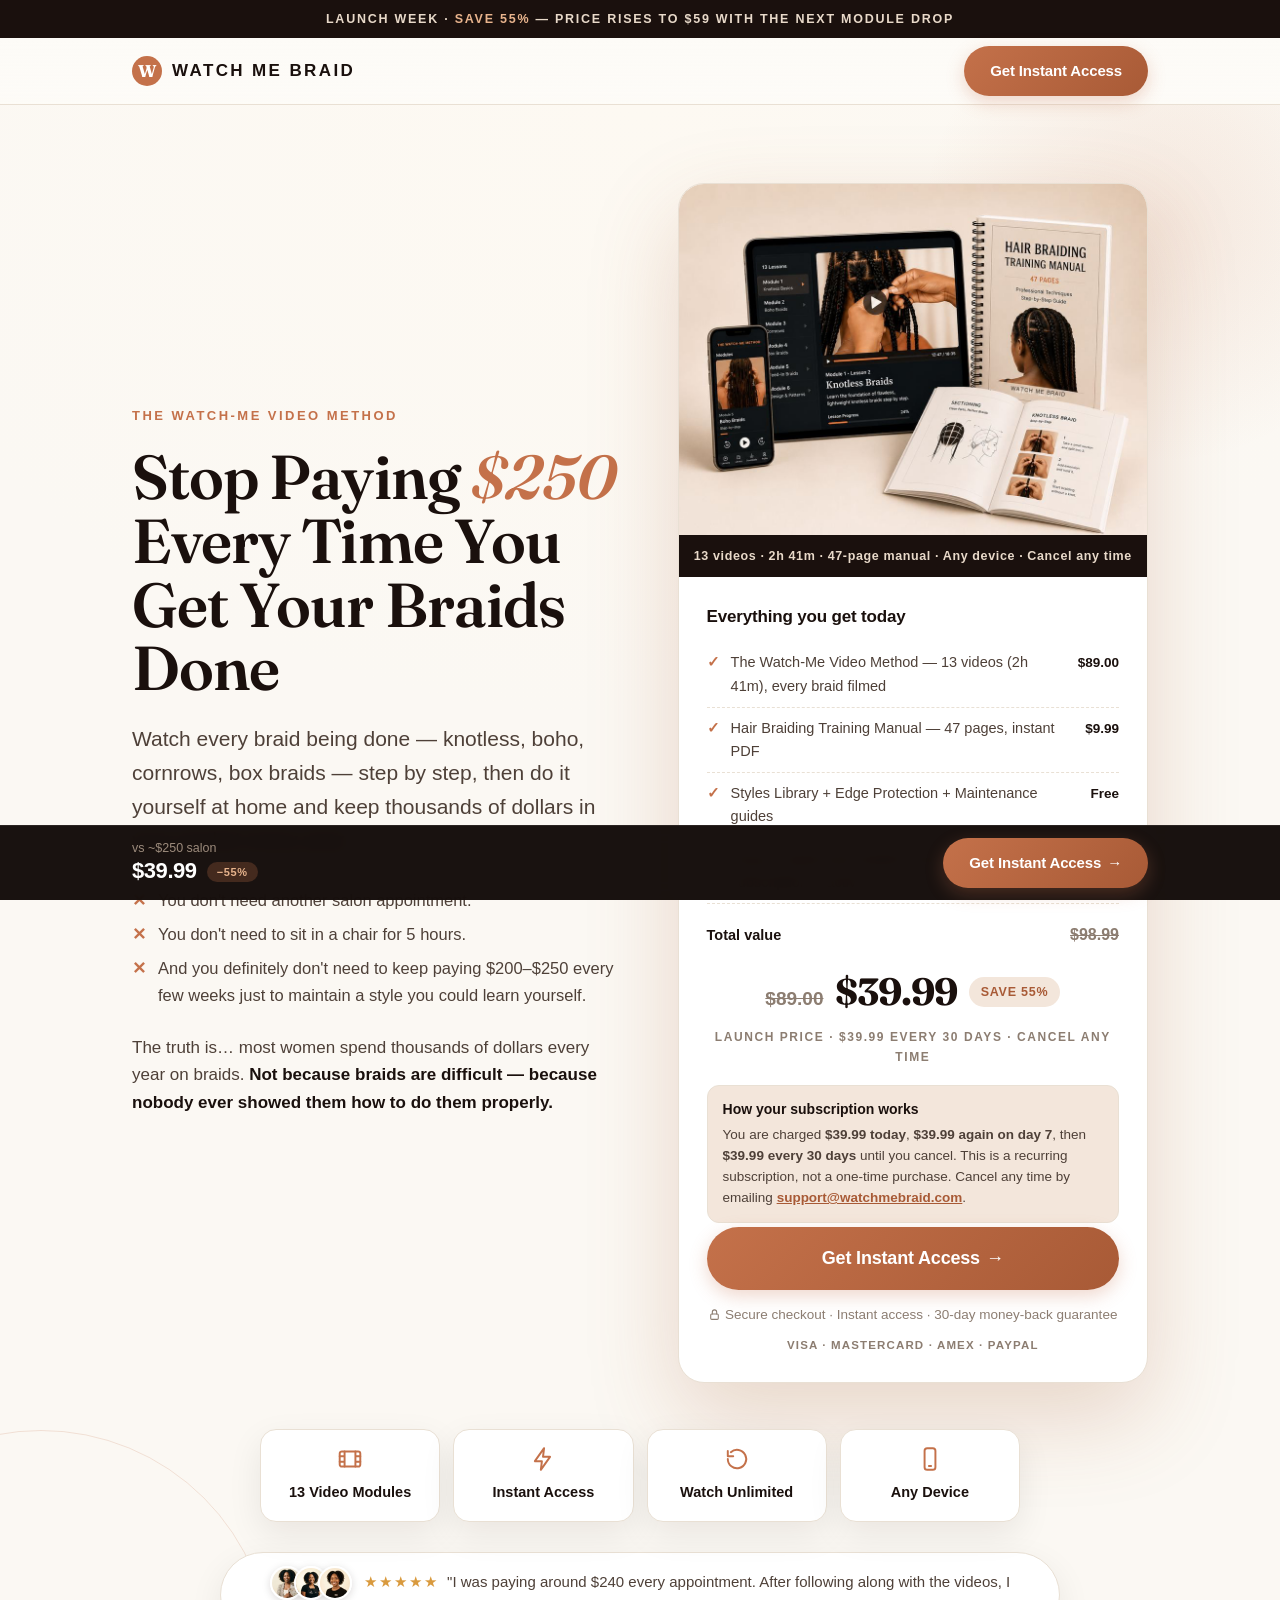
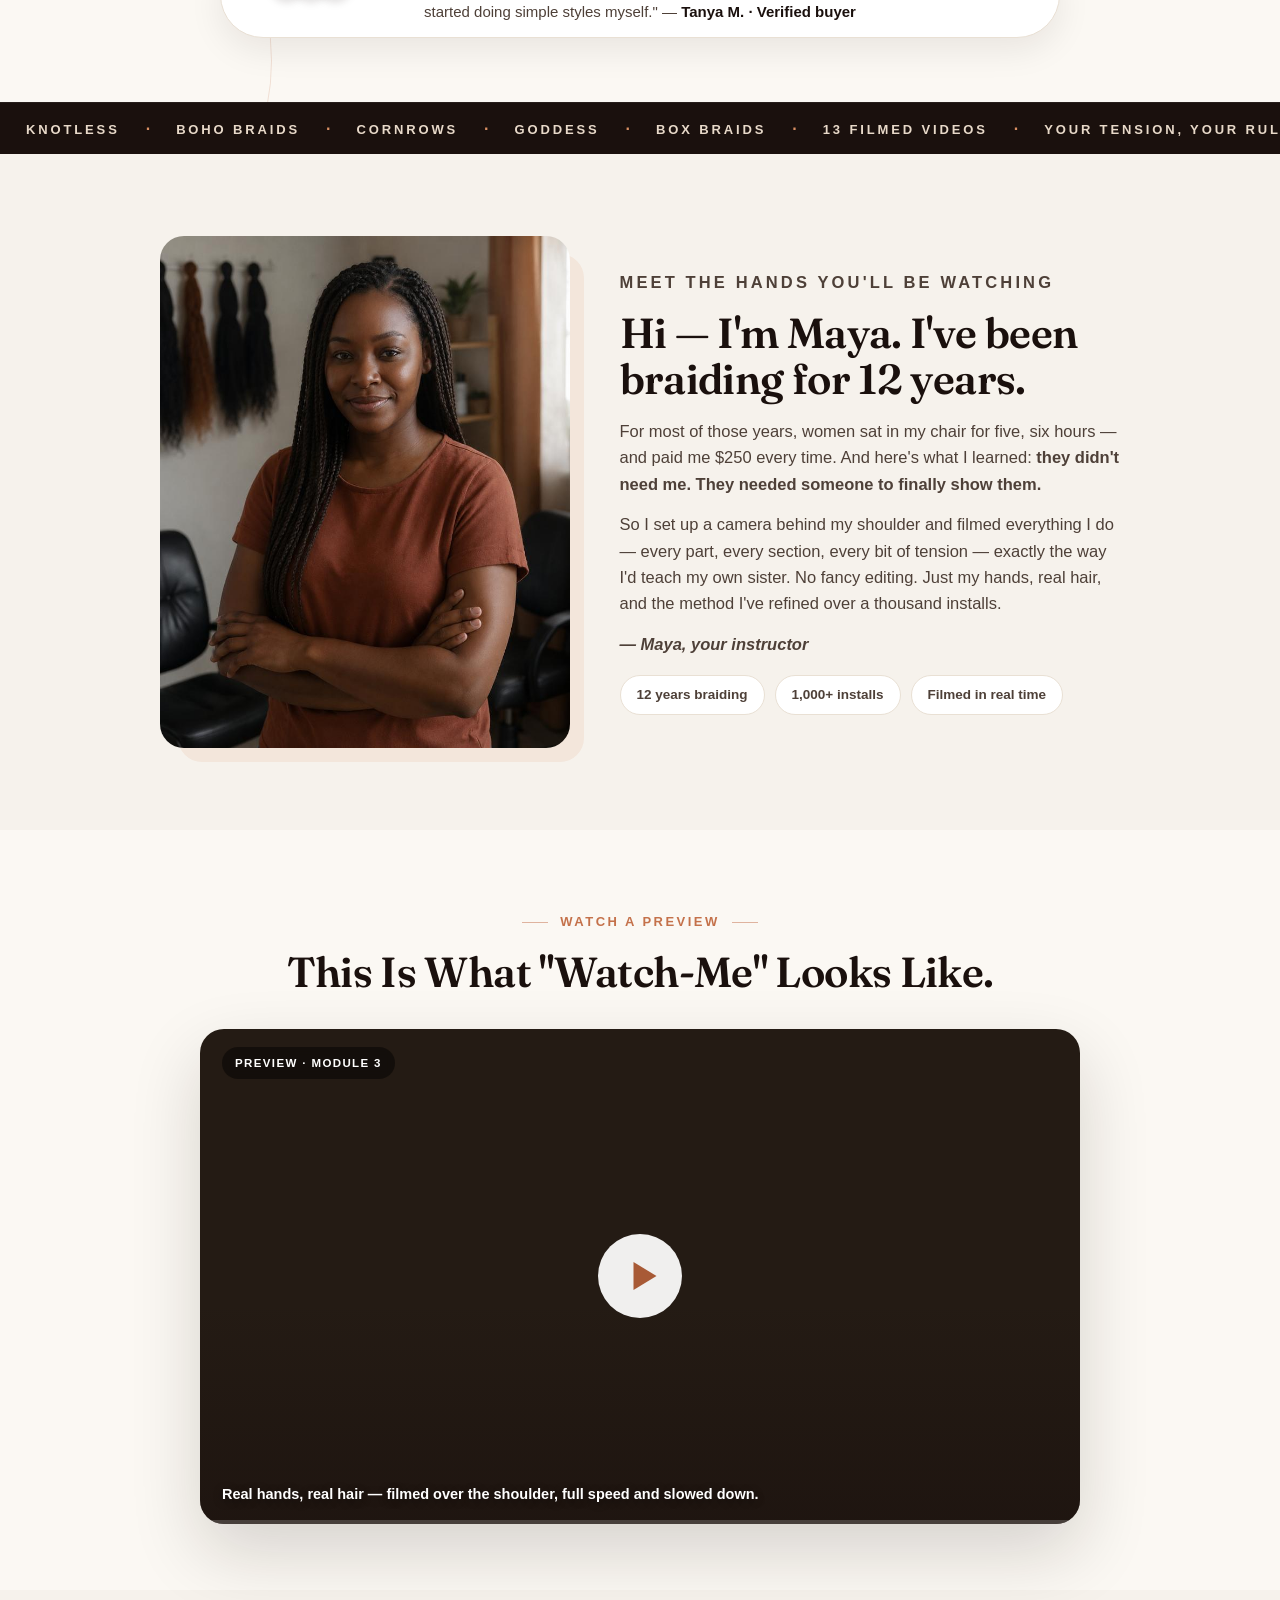
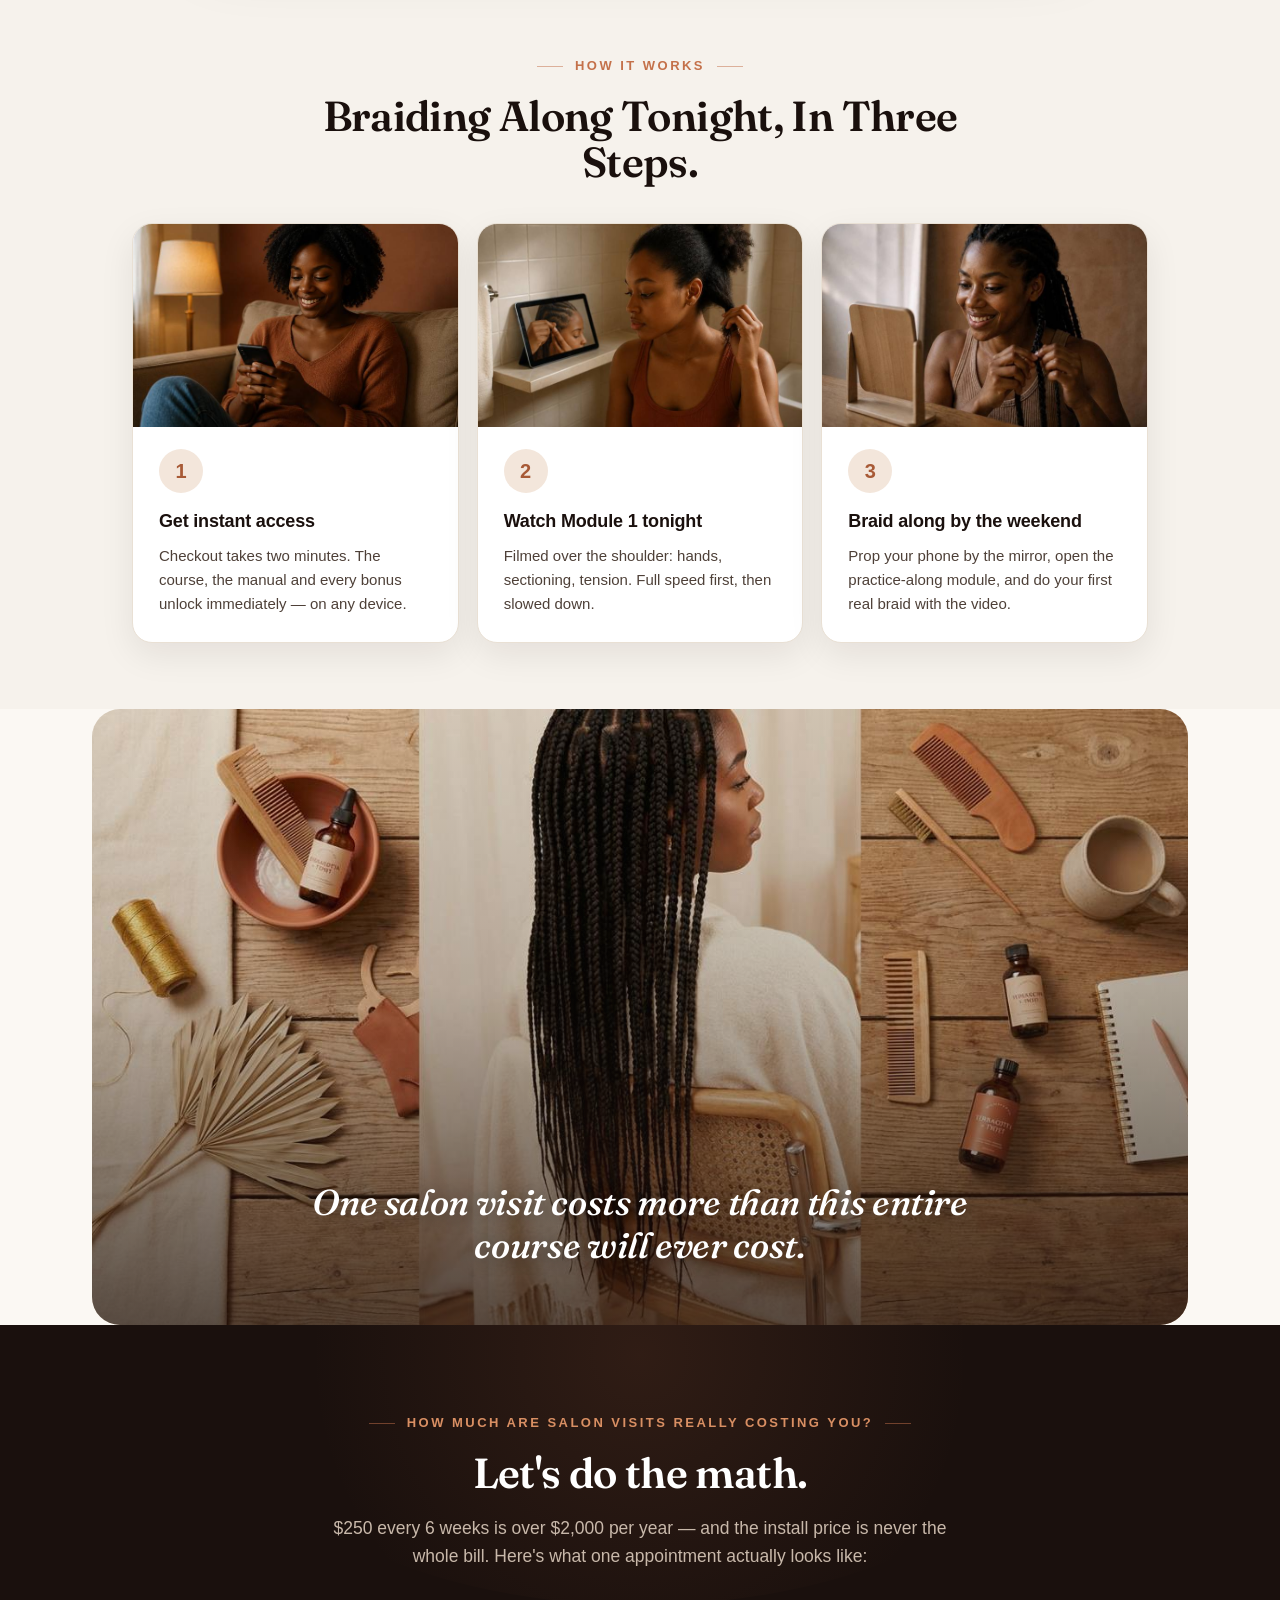
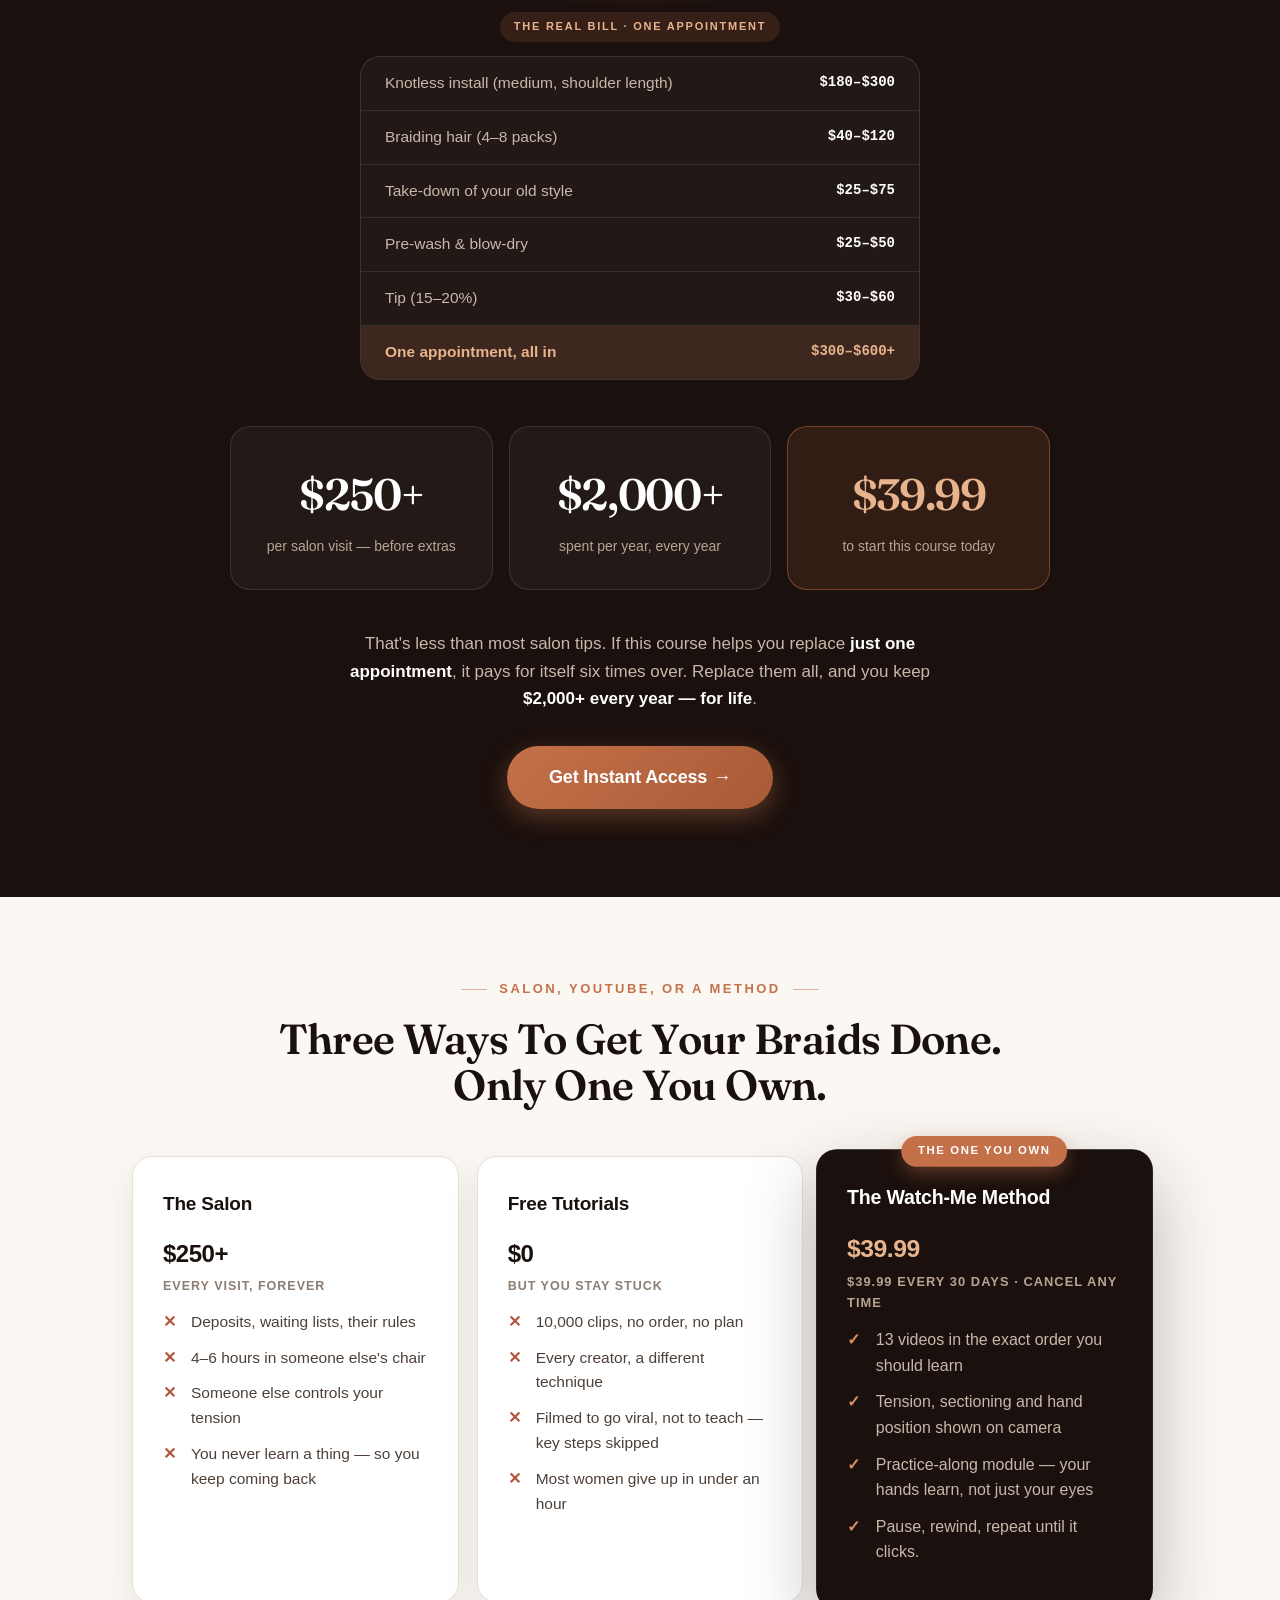
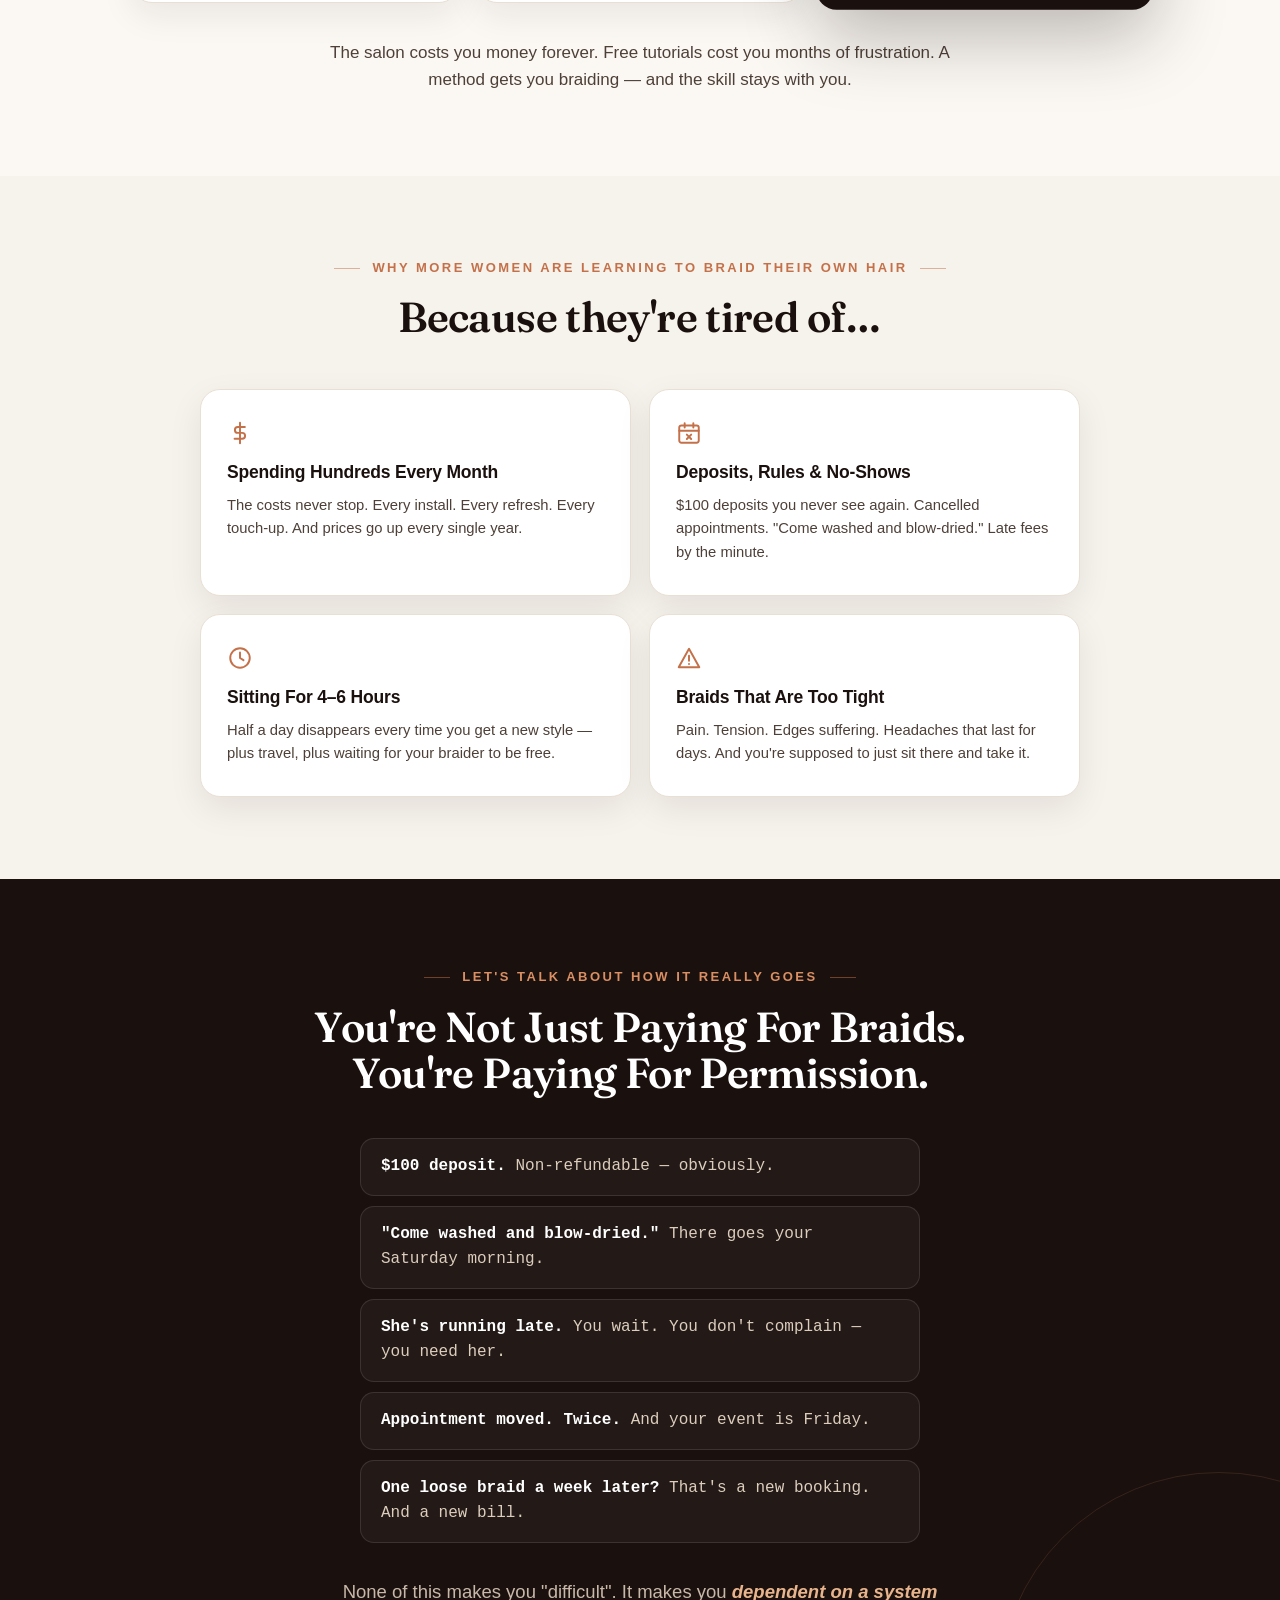
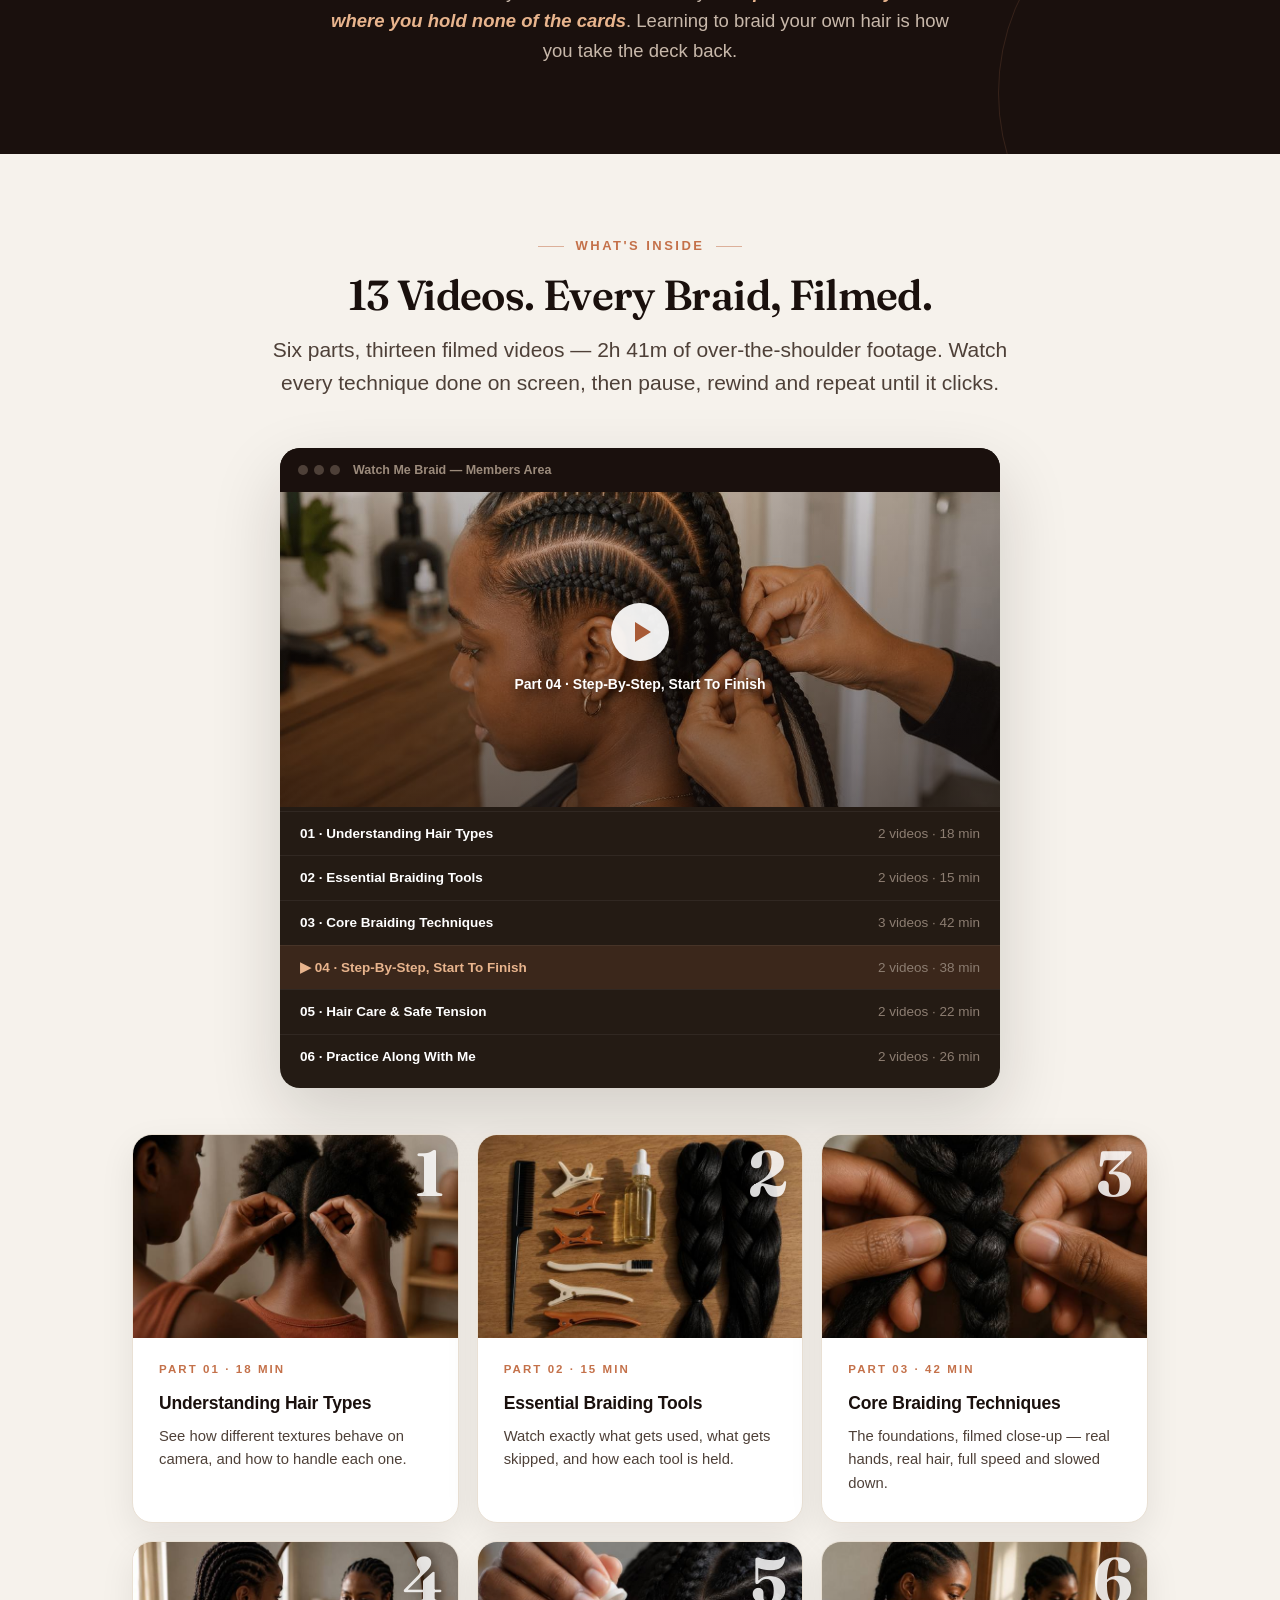
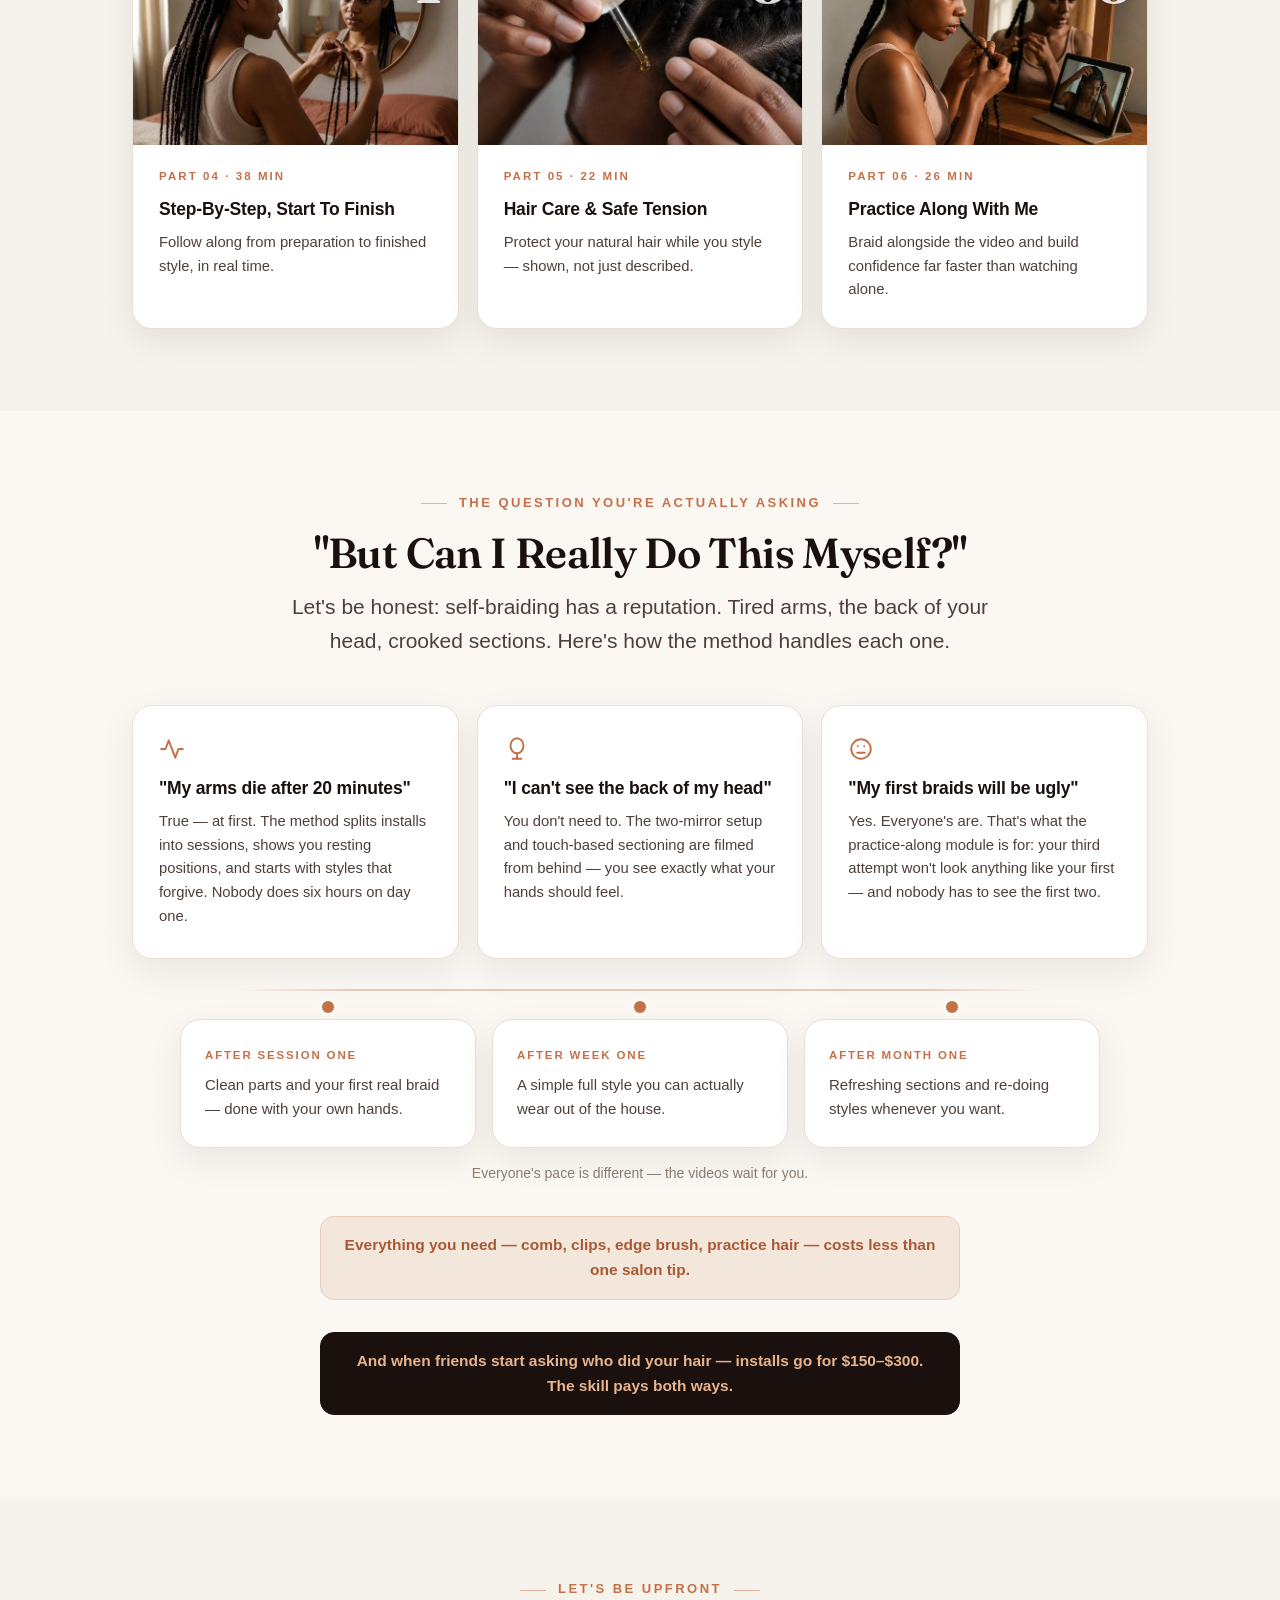
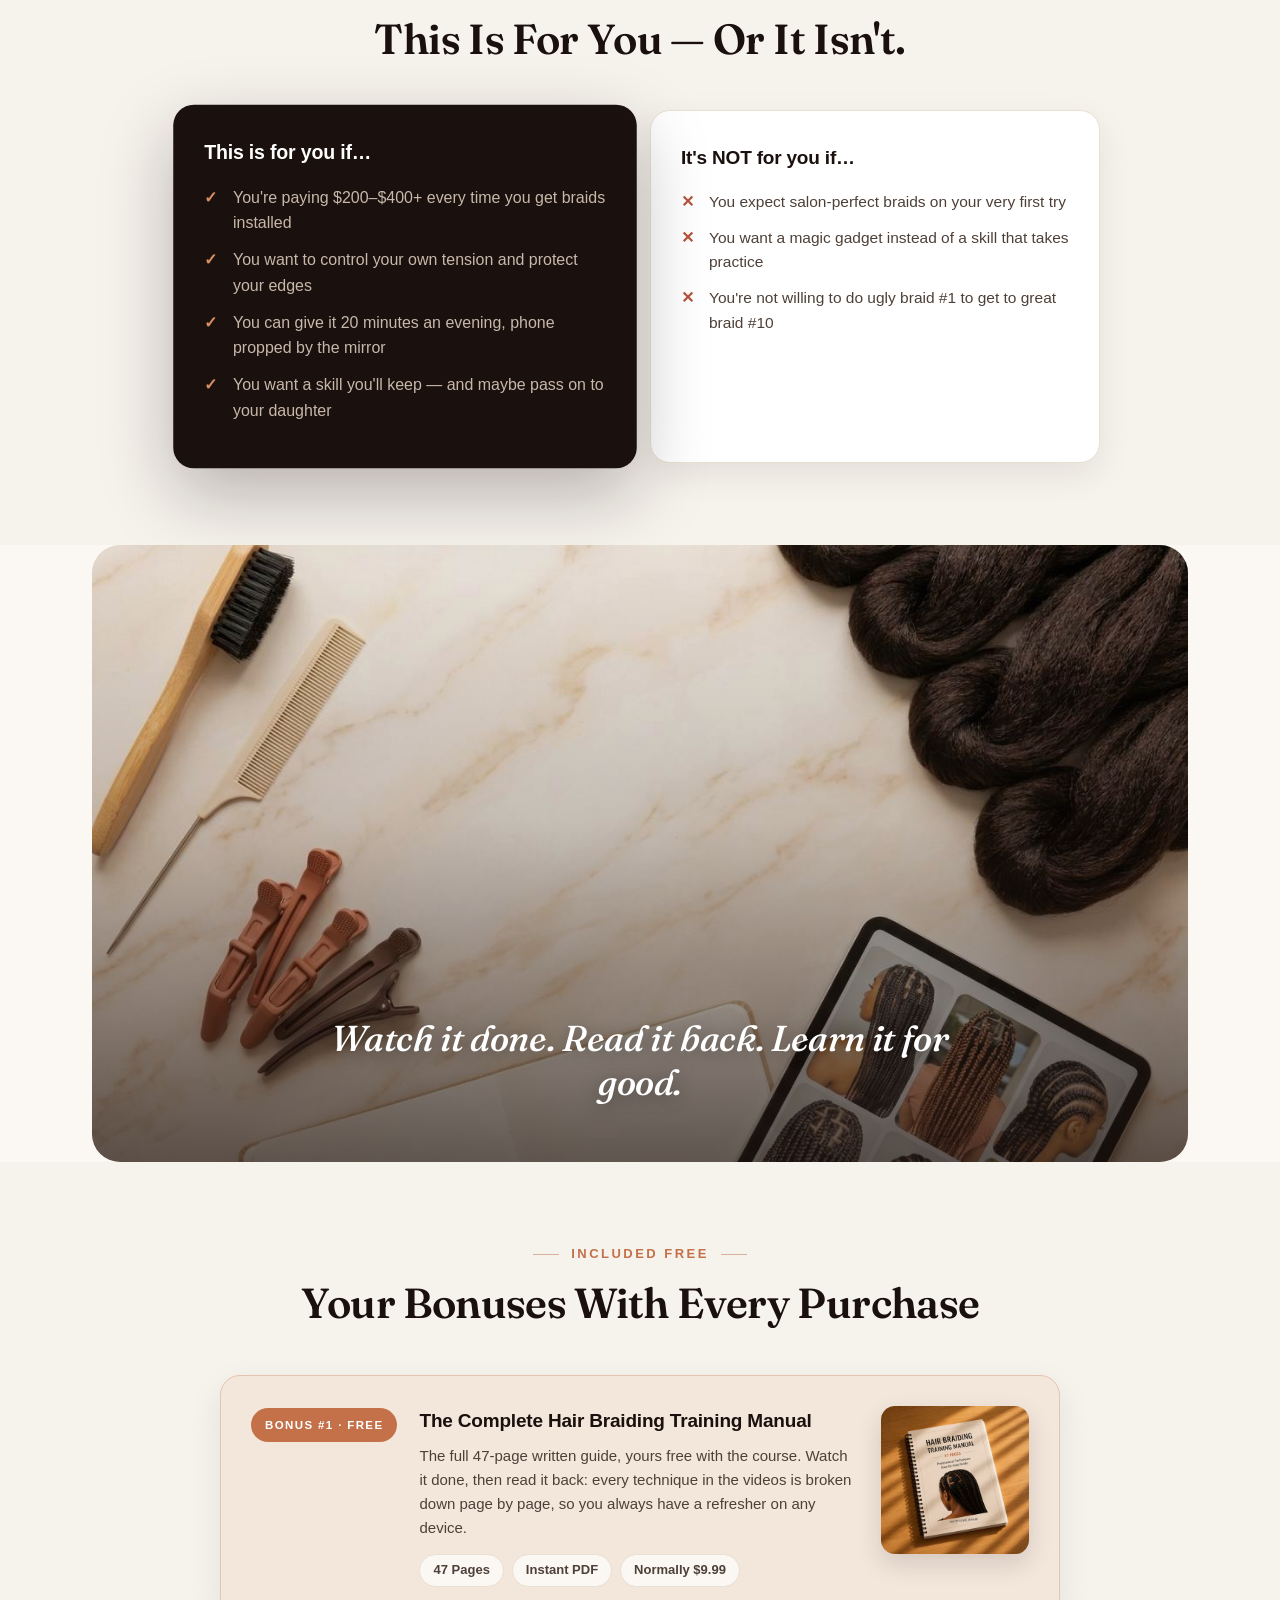
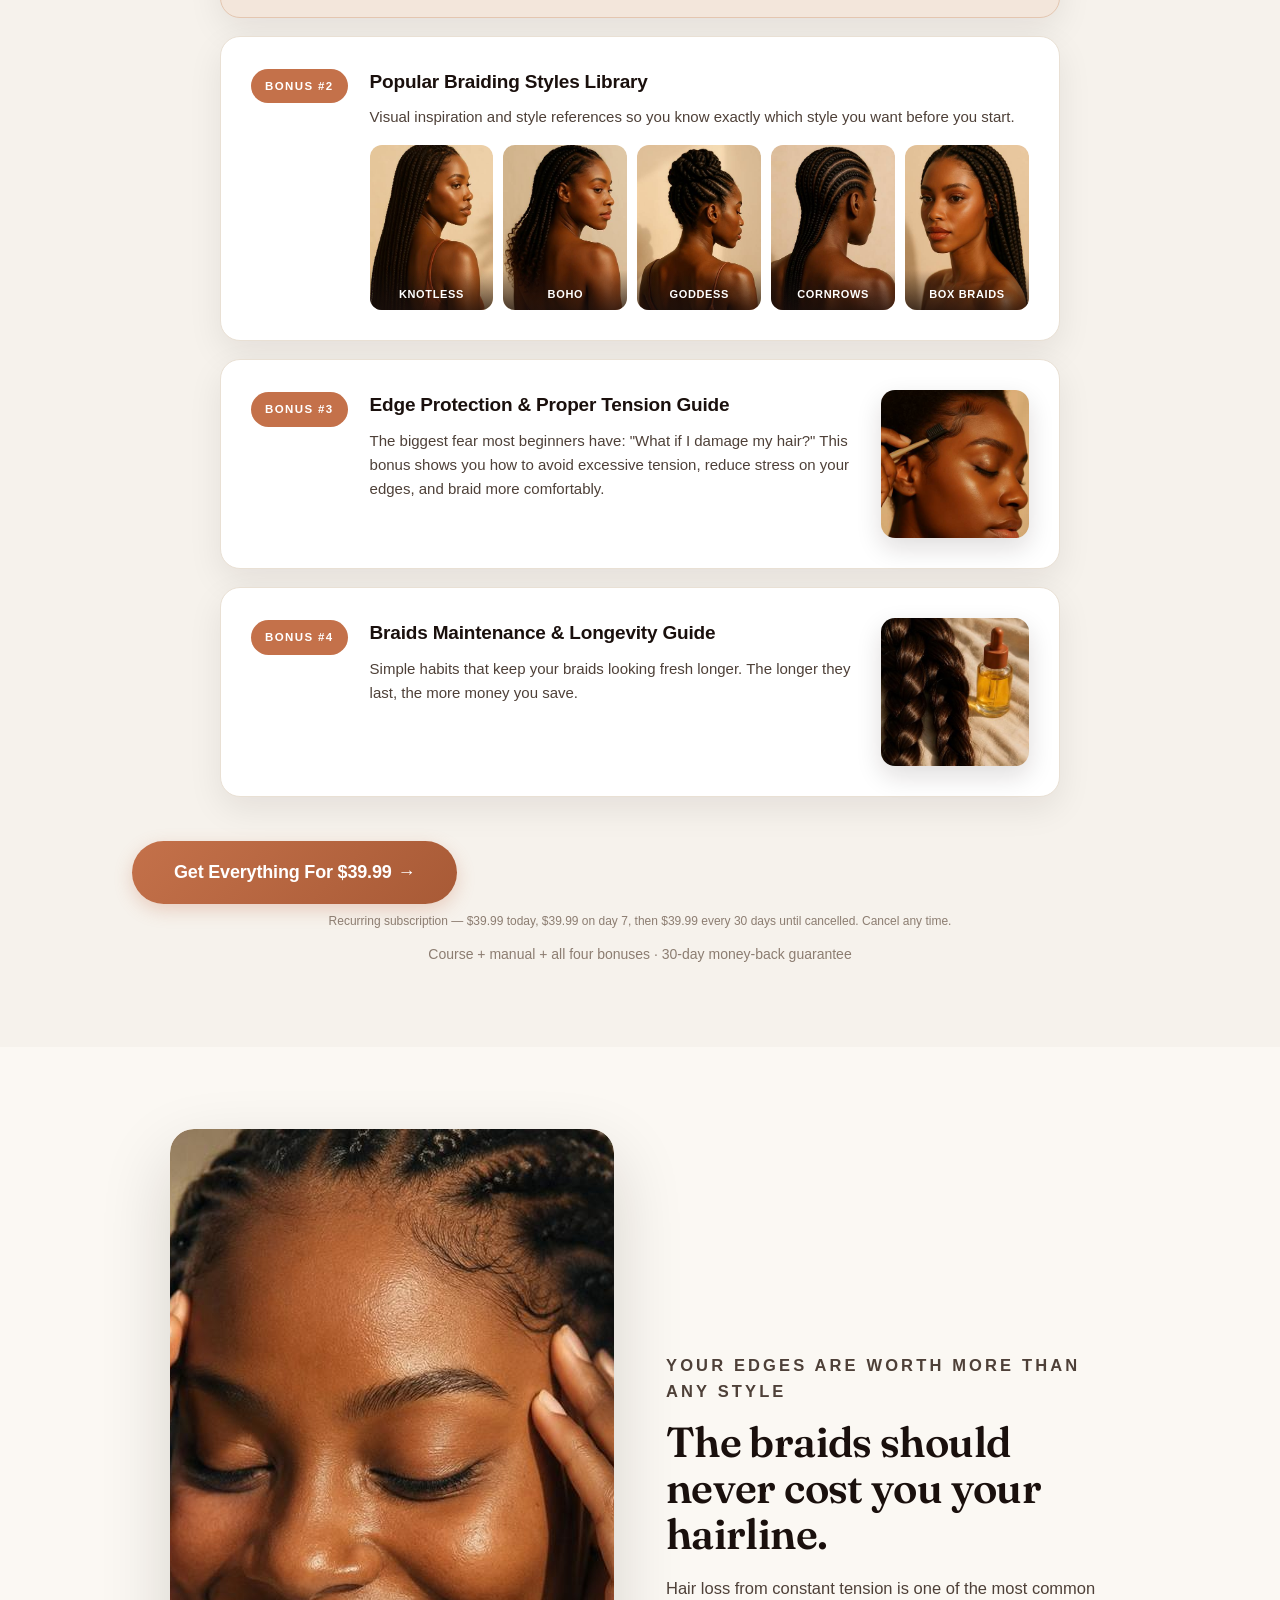
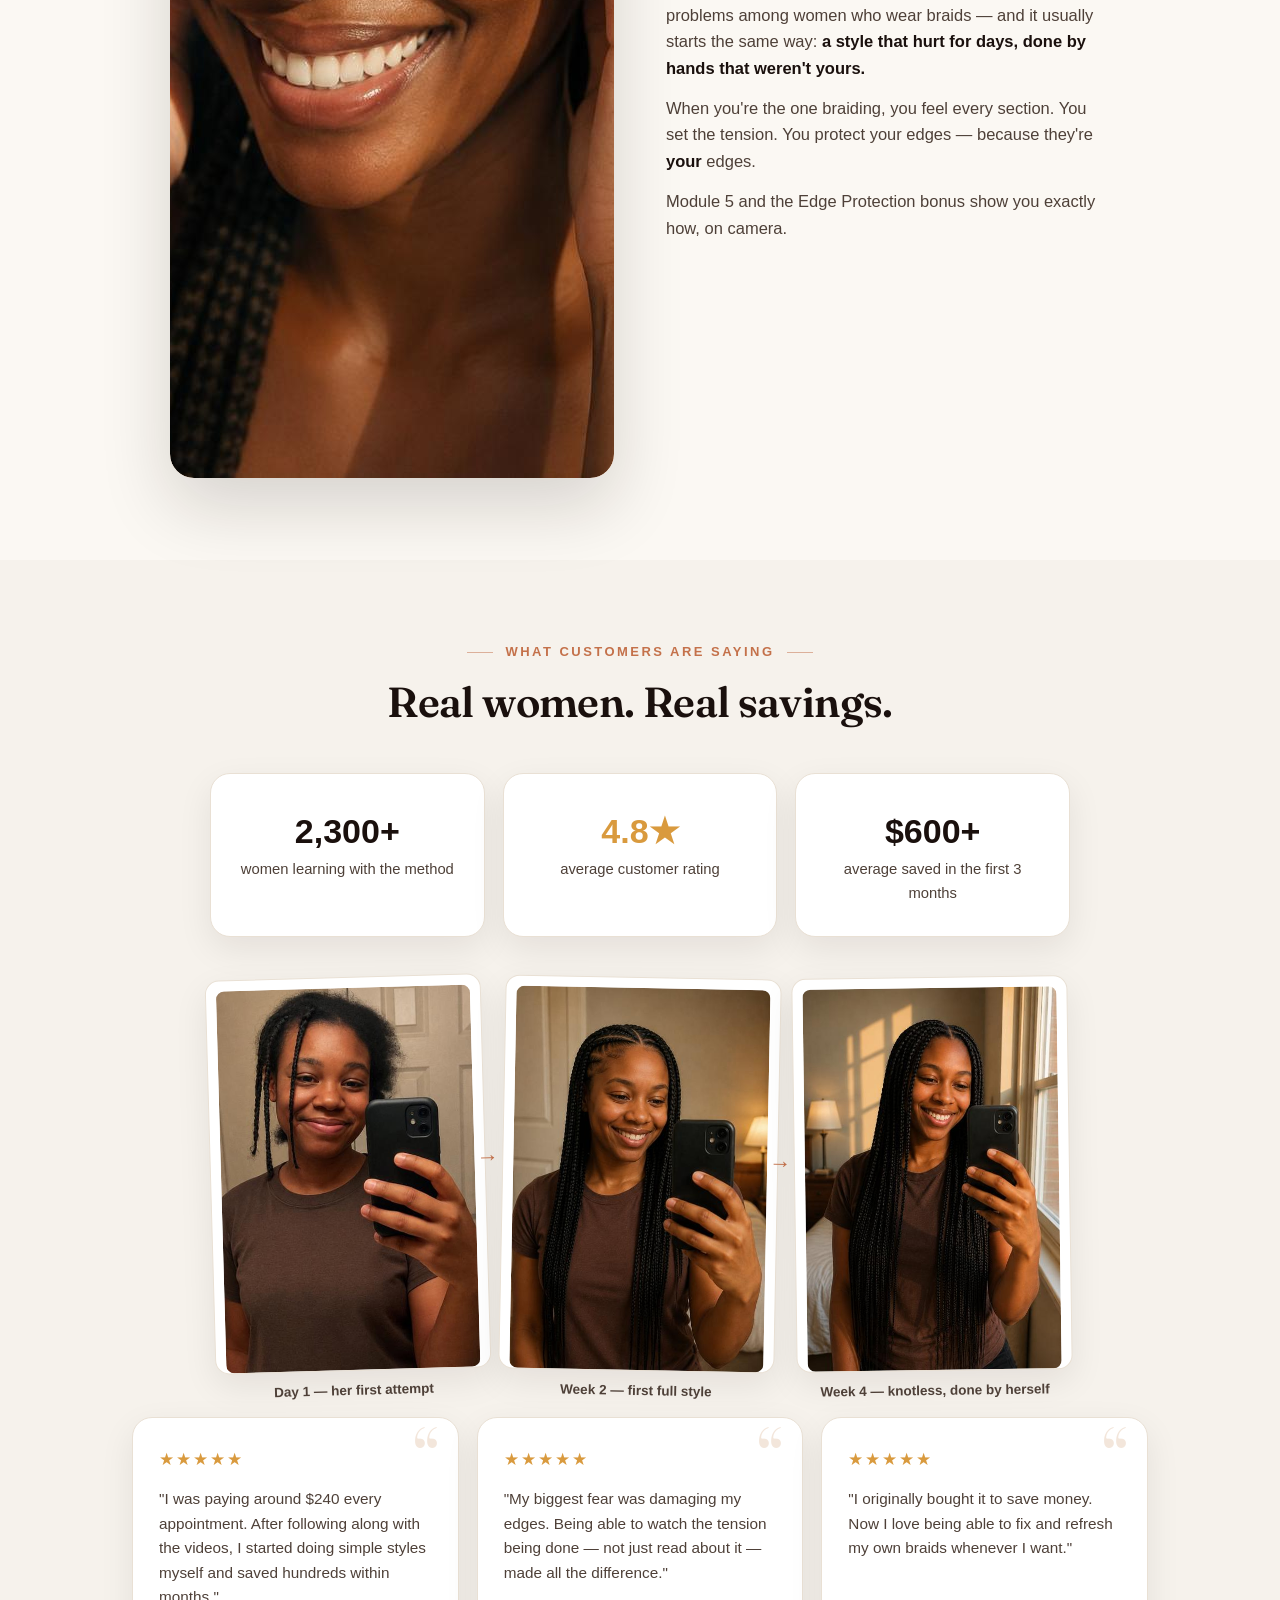
<file: landing-inline.html>
<!DOCTYPE html><html lang="en"><head><meta charset="UTF-8"><meta name="viewport" content="width=device-width, initial-scale=1.0"><meta name="description" content="Watch every braid being done — knotless, boho, cornrows — step by step, then do it yourself at home. 13 filmed videos, 47-page manual included. Stop paying $250 per salon visit."><meta property="og:title" content="The Watch-Me Video Method — Learn To Braid Your Own Hair"><meta property="og:description" content="13 filmed videos. Watch every braid being done, then do it yourself — and keep $2,000+ a year in your pocket."><meta property="og:type" content="website"><title>Watch Me Braid — Learn To Braid Your Own Hair</title><link rel="preconnect" href="https://fonts.googleapis.com"><link rel="preconnect" href="https://fonts.gstatic.com" crossorigin><link href="https://fonts.googleapis.com/css2?family=Fraunces:ital,opsz,wght@0,9..144,400..700;1,9..144,400..700&display=swap" rel="stylesheet"><style>:root{--ink:#1A100D;--ink-2:#120B09;--ink-soft:#4E4038;--muted:#8C7D71;--accent:#C4714A;--accent-dark:#A85A36;--accent-soft:#F3E6DB;--cream:#FBF8F3;--tint:#F6F2EC;--line:#E9E0D4;--white:#fff;--radius:20px;--shadow:0 12px 34px rgba(26,16,13,.08);--shadow-lg:0 28px 70px rgba(26,16,13,.16)}*{margin:0;padding:0;box-sizing:border-box}html{scroll-behavior:smooth}body{font-family:-apple-system,BlinkMacSystemFont,'Segoe UI','Inter',Roboto,Helvetica,Arial,sans-serif;background:var(--cream);color:var(--ink);line-height:1.6;-webkit-font-smoothing:antialiased;overflow-x:hidden}img{max-width:100%;display:block}.a{max-width:1060px;margin:0 auto;padding:0 22px}.b{display:block;font-size:13px;font-weight:600;letter-spacing:.19em;text-transform:uppercase;color:var(--accent);margin-bottom:16px}h1.cc{font-size:clamp(36px,5.4vw,58px);line-height:1.05;font-weight:650;letter-spacing:-.026em}h1.cc em{font-style:normal;color:var(--accent)}h2{font-size:clamp(28px,3.9vw,40px);line-height:1.12;font-weight:650;letter-spacing:-.022em}h3{font-size:19px;font-weight:650;letter-spacing:-.01em}.z{font-size:clamp(17.5px,2vw,21px);color:var(--ink-soft)}.i{display:inline-block;background:var(--accent);color:#fff;text-decoration:none;font-weight:600;font-size:15px;padding:13px 26px;border-radius:980px;border:none;cursor:pointer;letter-spacing:-.01em;text-align:center;transition:background .18s,transform .18s,box-shadow .18s;box-shadow:0 6px 18px rgba(196,113,74,.28)}.i:hover{background:var(--accent-dark);transform:translateY(-1px);box-shadow:0 10px 24px rgba(196,113,74,.34)}.i.v{font-size:18px;padding:17px 42px}.i.df{box-shadow:0 8px 26px rgba(196,113,74,.4)}.bw{position:sticky;top:0;z-index:60;background:linear-gradient(180deg,#FDFBF7 0%,rgba(253,251,247,.92) 100%);backdrop-filter:blur(10px);border-bottom:1px solid var(--line)}.bw .a{display:flex;align-items:center;justify-content:space-between;height:66px}.bx{font-weight:800;font-size:19px;letter-spacing:.3em;color:var(--ink);text-decoration:none}.bz{text-align:center;padding:78px 0 64px;background:radial-gradient(90% 55% at 50% 0%,#FDF9F2 0%,var(--cream) 70%),var(--cream)}.bz .b{margin-bottom:18px}.bz h1{max-width:860px;margin:0 auto 22px}.bz .z{max-width:640px;margin:0 auto 30px}.cd{max-width:560px;margin:0 auto 26px}.cd p{font-size:16.5px;color:var(--ink-soft);margin-bottom:8px;padding-left:26px;position:relative;text-align:left}.cd p::before{content:"✕";position:absolute;left:0;color:var(--accent);font-weight:700}.ce{max-width:620px;margin:0 auto 44px;font-size:17px;color:var(--ink-soft)}.ce b{color:var(--ink)}.au{max-width:480px;margin:0 auto}.aw{position:relative}@keyframes pulse{0%,100%{box-shadow:0 10px 30px rgba(0,0,0,.25),0 0 0 0 rgba(255,255,255,.5)}50%{box-shadow:0 10px 30px rgba(0,0,0,.25),0 0 0 16px rgba(255,255,255,0)}}.ax{background:var(--ink);color:#E8D9C9;font-size:12.5px;font-weight:700;letter-spacing:.05em;text-align:center;padding:11px 12px}.az{font-size:17px;font-weight:800;margin-bottom:12px;text-align:left}.ba{list-style:none;text-align:left;margin-bottom:6px}.ba li{position:relative;display:flex;justify-content:space-between;align-items:baseline;gap:12px;padding:9px 0 9px 24px;border-bottom:1px dashed var(--line);font-size:14.5px;color:var(--ink-soft)}.ba li::before{content:"✓";position:absolute;left:0;color:var(--accent);font-weight:800}.ba b{color:var(--ink);white-space:nowrap;font-size:13.5px}.bb{display:flex;justify-content:space-between;align-items:baseline;padding:12px 0 14px;font-size:14.5px;font-weight:800}.bb b{text-decoration:line-through;color:var(--muted);font-size:16px}.bj{margin-top:10px;font-size:11.5px;letter-spacing:.1em;color:var(--muted);text-transform:uppercase;font-weight:700}.av{background:var(--white);border:1px solid var(--line);border-radius:26px;overflow:hidden;box-shadow:var(--shadow-lg);text-align:center}.aw{background:var(--accent-soft)}.aw img{width:100%;height:auto;display:block}.ay{padding:26px 28px 28px}.bc{display:flex;align-items:baseline;justify-content:center;gap:12px;margin-bottom:6px}.bd{font-size:19px;color:var(--muted);text-decoration:line-through;font-weight:600}.be{font-size:38px;font-weight:800;letter-spacing:-.03em}.bf{background:var(--accent-soft);color:var(--accent-dark);font-size:12.5px;font-weight:800;letter-spacing:.06em;padding:5px 12px;border-radius:999px;align-self:center}.bg{font-size:12px;font-weight:700;letter-spacing:.13em;text-transform:uppercase;color:var(--muted);margin-bottom:18px}.av .i{width:100%}.bh{margin-top:14px;font-size:13.5px;color:var(--muted)}.cg{display:grid;grid-template-columns:repeat(4,1fr);gap:13px;max-width:760px;margin:46px auto 0}.w{background:var(--white);border:1px solid var(--line);border-radius:16px;padding:16px 10px;text-align:center;box-shadow:var(--shadow)}.w b{font-size:14.5px;font-weight:650}.c{padding:82px 0}.c.g{background:var(--tint)}.c.bq{text-align:center}.d{text-align:center;max-width:740px;margin:0 auto 48px}.d .z{margin-top:14px}.bk{position:relative;height:clamp(420px,62vh,620px);overflow:hidden}.bl{position:absolute;inset:0;background:linear-gradient(180deg,rgba(26,16,13,.08) 0%,rgba(26,16,13,.22) 45%,rgba(26,16,13,.68) 100%)}.bm{position:absolute;left:0;right:0;bottom:0;padding:0 22px 58px;text-align:center}.bm .bn{max-width:680px;margin:0 auto;color:#fff;font-size:clamp(24px,3.6vw,36px);font-weight:650;line-height:1.2;letter-spacing:-.02em;text-shadow:0 2px 18px rgba(0,0,0,.35)}.bo{background:var(--ink);color:#EFE6DC;padding:88px 0}.bo .b{color:#D98F63}.bo h2{color:#fff}.bo .bp{max-width:640px;margin:18px auto 42px;text-align:center;color:#C8B8AA;font-size:17.5px}.bo .d{margin-bottom:14px}.da{max-width:560px;margin:0 auto 46px;background:rgba(255,255,255,.04);border:1px solid rgba(255,255,255,.12);border-radius:var(--radius);overflow:hidden}.j{display:flex;justify-content:space-between;gap:14px;padding:14px 24px;border-bottom:1px solid rgba(255,255,255,.09);font-size:15.5px;color:#C8B8AA}.j b{color:#fff;white-space:nowrap}.j:last-child{border-bottom:none}.j.db{background:rgba(196,113,74,.16);font-weight:700;color:#E8B48D}.j.db b{color:#E8B48D}.dc{display:grid;grid-template-columns:repeat(3,1fr);gap:16px;max-width:820px;margin:0 auto 40px}.ae{background:rgba(255,255,255,.045);border:1px solid rgba(255,255,255,.11);border-radius:var(--radius);text-align:center;padding:32px 14px}.ae .af{font-size:clamp(30px,4vw,44px);font-weight:800;letter-spacing:-.03em;display:block;color:#fff}.ae.dd{background:rgba(196,113,74,.14);border-color:rgba(196,113,74,.45)}.ae.dd .af{color:#E8B48D}.ae .ag{font-size:14px;color:#B7A493;margin-top:6px;display:block}.bo .de{max-width:600px;margin:0 auto 34px;text-align:center;font-size:17px;color:#C8B8AA}.bo .de b{color:#fff}.bo .bq{text-align:center}.dg{display:grid;grid-template-columns:1fr 1fr 1fr;gap:18px;margin:0 auto}.r .ai{font-size:24px;font-weight:800;letter-spacing:-.02em;display:block;margin-bottom:2px}.r .aj{font-size:12.5px;color:var(--muted);display:block;margin-bottom:14px;font-weight:600;text-transform:uppercase;letter-spacing:.08em}.r.br .aj{color:#B7A493}.r.br .ai{color:#E8B48D}.r{border-radius:var(--radius);padding:32px 30px}.r.ah{background:var(--white);border:1px solid var(--line);box-shadow:var(--shadow)}.r.br{background:var(--ink);color:#EFE6DC}.r h3{margin-bottom:16px}.r.br h3{color:#fff}.r ul{list-style:none}.r li{padding-left:28px;position:relative;margin-bottom:11px;font-size:15.5px;color:var(--ink-soft)}.r.br li{color:#C8B8AA}.r.ah li::before{content:"✕";position:absolute;left:0;color:#B4553D;font-weight:800}.r.br li::before{content:"✓";position:absolute;left:0;color:#D98F63;font-weight:800}.di{text-align:center;max-width:620px;margin:36px auto 0;font-size:17px;color:var(--ink-soft)}.s{display:grid;grid-template-columns:repeat(3,1fr);gap:18px}.f{background:var(--white);border:1px solid var(--line);border-radius:var(--radius);box-shadow:var(--shadow);padding:30px 26px}.f h3{margin-bottom:8px;font-size:17.5px}.f p{font-size:14.8px;color:var(--ink-soft)}.m{background:var(--white);border:1px solid var(--line);border-radius:var(--radius);box-shadow:var(--shadow);padding:0 0 26px;overflow:hidden}.n{aspect-ratio:16/10}.n img{width:100%;height:100%;object-fit:cover}.m .o{padding:22px 26px 0}.p{font-size:11.5px;font-weight:800;letter-spacing:.18em;color:var(--accent);text-transform:uppercase;display:block;margin-bottom:10px}.m h3{margin-bottom:8px;font-size:17.5px}.m p{font-size:14.8px;color:var(--ink-soft)}.dz{display:grid;grid-template-columns:repeat(5,1fr);gap:10px;margin-top:16px}.t{border-radius:12px;overflow:hidden;aspect-ratio:3/4;position:relative}.t img{width:100%;height:100%;object-fit:cover}.t .u{position:absolute;left:0;right:0;bottom:0;background:linear-gradient(180deg,transparent,rgba(26,16,13,.72));color:#fff;font-size:11px;font-weight:700;letter-spacing:.06em;padding:16px 8px 7px;text-align:center;text-transform:uppercase}.dw{display:grid;gap:18px;max-width:840px;margin:0 auto}.x{display:grid;grid-template-columns:auto 1fr;gap:22px;align-items:start;background:var(--white);border:1px solid var(--line);border-radius:var(--radius);padding:30px;box-shadow:var(--shadow)}.x.dx{background:var(--accent-soft);border-color:#E4C6B0}.y{background:var(--accent);color:#fff;font-size:11.5px;font-weight:800;letter-spacing:.12em;padding:8px 14px;border-radius:999px;white-space:nowrap;margin-top:2px}.x h3{margin-bottom:8px}.x p{font-size:15px;color:var(--ink-soft)}.dy{display:flex;flex-wrap:wrap;gap:8px;margin-top:14px}.dy span{background:var(--cream);border:1px solid var(--line);font-size:13px;font-weight:600;color:var(--ink-soft);padding:5px 13px;border-radius:999px}.ea{display:grid;grid-template-columns:1fr 1fr;gap:52px;align-items:center;max-width:940px;margin:0 auto}.eb{border-radius:24px;overflow:hidden;box-shadow:var(--shadow-lg);background:linear-gradient(150deg,var(--accent-soft),#E9CDB8);padding:42px 34px;text-align:center}.eb .af{font-size:50px;display:block;margin-bottom:12px}.eb p{font-size:16.5px;color:var(--accent-dark);font-weight:700;line-height:1.45}.ec p{margin-bottom:14px;color:var(--ink-soft);font-size:16.5px}.ec b{color:var(--ink)}.ec h2{margin-bottom:18px}.ar{background:var(--white);border:1px solid var(--line);border-radius:var(--radius);box-shadow:var(--shadow);padding:28px 26px;display:flex;flex-direction:column}.as{color:#D99A3E;font-size:17px;letter-spacing:2px;margin-bottom:14px}.ar blockquote{font-size:15.3px;color:var(--ink-soft);margin-bottom:20px;flex:1}.at{display:flex;align-items:center;gap:12px}.at img{width:46px;height:46px;border-radius:50%;object-fit:cover;border:2px solid var(--accent-soft)}.at b{display:block;font-size:14px}.at span{font-size:13px;color:var(--accent-dark);font-weight:600}.ee{max-width:740px;margin:0 auto;display:grid;grid-template-columns:auto 1fr;gap:26px;align-items:center;background:var(--white);border:1px solid var(--line);border-radius:var(--radius);box-shadow:var(--shadow);padding:34px 36px}.ef{width:88px;height:88px;border-radius:50%;flex-shrink:0;background:var(--accent-soft);border:2px dashed var(--accent);display:flex;align-items:center;justify-content:center;font-size:36px}.ee h3{margin-bottom:8px;font-size:20px}.ee p{font-size:15.3px;color:var(--ink-soft)}.eh{max-width:740px;margin:0 auto}.eh details{background:var(--white);border:1px solid var(--line);border-radius:16px;margin-bottom:12px;box-shadow:var(--shadow);overflow:hidden}.eh summary{list-style:none;cursor:pointer;padding:19px 54px 19px 24px;position:relative;font-weight:650;font-size:16px}.eh summary::-webkit-details-marker{display:none}.eh summary::after{content:"+";position:absolute;right:22px;top:50%;transform:translateY(-50%);font-size:24px;font-weight:300;color:var(--accent);transition:transform .2s}.eh details[open] summary::after{transform:translateY(-50%) rotate(45deg)}.h{padding:0 24px 21px;font-size:15.3px;color:var(--ink-soft)}.ep{text-align:center}.ep h2{max-width:720px;margin:0 auto 14px}.ep .bp{margin-bottom:40px}.ep .av{margin:0 auto;max-width:420px;text-align:center}.ep .ay{color:var(--ink)}.ev{background:var(--ink-2);color:#9C8B7C;padding:30px 0 96px;font-size:13.5px}.ev .a{display:flex;justify-content:space-between;flex-wrap:wrap;gap:8px}.ev a{color:#C9B39D;text-decoration:none}.fb{position:fixed;left:0;right:0;bottom:0;z-index:70;background:rgba(18,11,9,.97);backdrop-filter:blur(8px);border-top:1px solid rgba(255,255,255,.08);transform:translateY(110%);transition:transform .35s ease}.fc{max-width:1060px;margin:0 auto;padding:12px 22px;display:flex;align-items:center;justify-content:space-between;gap:16px}.fb .fd{display:flex;flex-direction:column;line-height:1.25}.fb .fe{font-size:12.5px;color:#9C8B7C}.fb .ff{font-size:22px;font-weight:800;color:#fff;letter-spacing:-.02em}.fb .i{white-space:nowrap}.ch{margin-top:28px;text-align:center;font-size:15px;color:var(--ink-soft)}.ch .cj{color:#D99A3E;letter-spacing:2px}.ch b{color:var(--ink)}.cy{display:grid;grid-template-columns:repeat(3,1fr);gap:18px}.aa{background:var(--white);border:1px solid var(--line);border-radius:var(--radius);box-shadow:var(--shadow);padding:30px 26px}.ad{display:inline-flex;align-items:center;justify-content:center;width:44px;height:44px;border-radius:50%;background:var(--accent-soft);color:var(--accent-dark);font-size:20px;font-weight:800;margin-bottom:14px}.aa h3{margin-bottom:8px;font-size:18px}.aa p{font-size:15px;color:var(--ink-soft)}.es{list-style:none;margin:20px 0 22px}.es li{padding-left:26px;position:relative;margin-bottom:10px;color:#C8B8AA;font-size:15.5px;text-align:left}.es li::before{content:"✓";position:absolute;left:0;color:#E0A377;font-weight:800}.et{font-style:italic;color:#B7A493;font-size:15px;border-left:3px solid rgba(196,113,74,.5);padding-left:14px;text-align:left}.cm{display:grid;grid-template-columns:.9fr 1.1fr;gap:50px;align-items:center;max-width:960px;margin:0 auto}.co h2{margin-bottom:16px}.co p{color:var(--ink-soft);font-size:16.5px;margin-bottom:14px}.cp{font-weight:700;color:var(--accent-dark);font-style:italic}.cq{display:flex;gap:10px;flex-wrap:wrap;margin-top:18px}.cq span{background:var(--white);border:1px solid var(--line);border-radius:999px;padding:8px 16px;font-size:13.5px;font-weight:600;color:var(--ink-soft)}.dm{max-width:720px;margin:0 auto 46px;background:#241B14;border-radius:20px;overflow:hidden;box-shadow:var(--shadow-lg)}.dn{display:flex;align-items:center;gap:6px;padding:12px 18px;background:#1A100D;color:#9C8B7C;font-size:12.5px;font-weight:600}.ak{width:10px;height:10px;border-radius:50%;background:#4E4038;display:inline-block}.do{position:relative;aspect-ratio:16/7;background:#2A1D14;display:flex;align-items:center;justify-content:center;flex-direction:column;gap:12px;color:#fff;overflow:hidden}.do .dp{position:absolute;inset:0;width:100%;height:100%;object-fit:cover}.do::before{content:"";position:absolute;inset:0;background:linear-gradient(180deg,rgba(26,16,13,.18),rgba(26,16,13,.55));z-index:1}.do .dq,.do span:not(.dq){position:relative;z-index:2}.do span:not(.dq){text-shadow:0 2px 10px rgba(0,0,0,.5);font-weight:600}.dq{width:58px;height:58px;border-radius:50%;background:rgba(255,255,255,.92);position:relative}.dq::after{content:"";position:absolute;left:56%;top:50%;transform:translate(-50%,-50%);border-style:solid;border-width:10px 0 10px 16px;border-color:transparent transparent transparent var(--accent-dark)}.do span{font-size:14px}.dr{padding:4px 0 10px}.k{display:flex;justify-content:space-between;gap:12px;padding:11px 20px;font-size:13.5px;color:#C8B8AA;border-top:1px solid rgba(255,255,255,.06)}.k b{color:#fff;font-weight:600}.k .l{color:#8C7D71;white-space:nowrap}.k.ds{background:rgba(196,113,74,.14)}.k.ds b{color:#E8B48D}.ed{display:grid;grid-template-columns:repeat(3,1fr);gap:16px;max-width:860px;margin:0 auto 46px}.ap{text-align:center}.aq{margin-top:10px;font-size:13.5px;font-weight:700;color:var(--ink-soft)}.dv{display:grid;grid-template-columns:1fr 1fr;gap:20px;max-width:920px;margin:0 auto}.el{display:grid;grid-template-columns:1fr 1fr;gap:20px;max-width:920px;margin:0 auto}.bu{border-radius:var(--radius);padding:32px 30px}.bu.em{background:var(--white);border:1px solid var(--line);box-shadow:var(--shadow)}.bu.en{background:var(--ink);color:#EFE6DC}.bu h3{margin-bottom:14px}.bu.en h3{color:#fff}.bu ul{list-style:none}.bu li{padding-left:28px;position:relative;margin-bottom:10px;font-size:15.5px;color:var(--ink-soft)}.bu.en li{color:#C8B8AA}.bu.em li::before{content:"✕";position:absolute;left:0;color:#B4553D;font-weight:800}.bu.en li::before{content:"✓";position:absolute;left:0;color:#D98F63;font-weight:800}.eo{text-align:center;margin-top:30px;font-size:17.5px;color:var(--ink-soft)}.eo b{color:var(--ink)}.e{width:26px;height:26px;stroke:var(--accent);fill:none;stroke-width:1.8;stroke-linecap:round;stroke-linejoin:round;display:block;margin-bottom:12px}.w .e{margin:0 auto 7px}.eg{width:40px;height:40px;margin:0;stroke-width:1.6}.bi{width:13px;height:13px;stroke:currentColor;fill:none;stroke-width:2;stroke-linecap:round;stroke-linejoin:round;vertical-align:-2px;display:inline-block}.cr{max-width:880px;margin:0 auto}.cs{position:relative;border-radius:24px;overflow:hidden;aspect-ratio:16/9;box-shadow:var(--shadow-lg);background:#241B14}.cs img{position:absolute;inset:0;width:100%;height:100%;object-fit:cover;opacity:0;animation:tfade 12s infinite}.cs img:nth-of-type(2){animation-delay:4s}.cs img:nth-of-type(3){animation-delay:8s}@keyframes tfade{0%{opacity:0}6%{opacity:1}33.3%{opacity:1}40%{opacity:0}100%{opacity:0}}.cs .ct{position:absolute;inset:0;background:linear-gradient(180deg,rgba(26,16,13,0) 55%,rgba(26,16,13,.55))}.cs .cv{position:absolute;left:50%;top:50%;transform:translate(-50%,-50%);width:84px;height:84px;border-radius:50%;background:rgba(255,255,255,.93);animation:pulse 2.4s infinite}.cs .cv::after{content:"";position:absolute;left:56%;top:50%;transform:translate(-50%,-50%);border-style:solid;border-width:14px 0 14px 23px;border-color:transparent transparent transparent var(--accent-dark)}.cs .cw{position:absolute;left:22px;right:22px;bottom:18px;color:#fff;font-size:14.5px;font-weight:600;text-shadow:0 2px 10px rgba(0,0,0,.45)}.cs .cu{position:absolute;left:22px;top:18px;background:rgba(0,0,0,.45);color:#fff;font-size:11.5px;font-weight:700;letter-spacing:.12em;text-transform:uppercase;padding:7px 13px;border-radius:999px;backdrop-filter:blur(4px)}.aa{padding:0 0 26px;overflow:hidden}.ab{aspect-ratio:16/10}.ab img{width:100%;height:100%;object-fit:cover;display:block}.ac{padding:22px 26px 0}.ej{display:grid;grid-template-columns:1fr 1.05fr;gap:52px;align-items:center;max-width:1020px;margin:0 auto;text-align:left}.ej img{border-radius:24px;box-shadow:var(--shadow-lg);width:100%;display:block}.ej h2{margin:12px 0 18px;max-width:none}.ej p{margin:0;max-width:none}.x.an{grid-template-columns:auto 1fr 148px}.ao{width:148px;height:148px;border-radius:14px;object-fit:cover;display:block;box-shadow:0 10px 26px rgba(26,16,13,.14)}.f,.m,.aa,.ar,.w,.al,.x{transition:transform .25s ease,box-shadow .25s ease}.f:hover,.m:hover,.aa:hover,.ar:hover,.al:hover{transform:translateY(-4px);box-shadow:0 18px 44px rgba(26,16,13,.13)}.d .b::before,.d .b::after{content:"";display:inline-block;width:26px;height:1px;background:var(--accent);opacity:.5;vertical-align:middle;margin:0 12px}.ch{background:var(--white);border:1px solid var(--line);border-radius:999px;box-shadow:var(--shadow);max-width:840px;margin:30px auto 0;padding:13px 28px}:root{--serif:'Fraunces',Georgia,'Times New Roman',serif}::selection{background:var(--accent);color:#fff}::-webkit-scrollbar{width:11px}::-webkit-scrollbar-track{background:var(--cream)}::-webkit-scrollbar-thumb{background:#D8C4AE;border-radius:99px;border:3px solid var(--cream)}::-webkit-scrollbar-thumb:hover{background:var(--accent)}h1.cc,h2{font-family:var(--serif);font-weight:600;letter-spacing:-.015em}h1.cc{font-size:clamp(38px,5.6vw,62px);line-height:1.03}h1.cc em{font-style:italic;font-weight:600}h2{font-size:clamp(29px,4vw,42px);line-height:1.1}.bm .bn{font-family:var(--serif);font-style:italic;font-weight:500;letter-spacing:-.01em}.be{font-family:var(--serif);font-weight:700}.ae .af{font-family:var(--serif);font-weight:600}.et{font-family:var(--serif);font-size:16px}.dj .dl b{font-style:italic}.bv{background:var(--ink);color:#E8D9C9;text-align:center;font-size:12.5px;font-weight:700;letter-spacing:.14em;text-transform:uppercase;padding:9px 16px}.bv b{color:#E8B48D}.bx{display:flex;align-items:center;gap:10px}.by{width:30px;height:30px;border-radius:50%;background:var(--accent);display:inline-flex;align-items:center;justify-content:center;color:#fff;font-family:var(--serif);font-weight:700;font-size:17px;letter-spacing:0;flex-shrink:0}.bz{position:relative;overflow:hidden}.bz::before{content:"";position:absolute;right:-140px;top:-140px;width:520px;height:520px;border-radius:50%;background:radial-gradient(circle,rgba(196,113,74,.13),transparent 65%);pointer-events:none}.bz::after{content:"";position:absolute;left:-190px;bottom:-190px;width:460px;height:460px;border-radius:50%;border:1.5px solid rgba(196,113,74,.18);pointer-events:none}.bz .a{position:relative;z-index:1}.cf .av{box-shadow:0 34px 90px rgba(166,90,50,.22)}.bk{margin:0 22px;border-radius:28px;height:clamp(400px,58vh,580px)}.i{background:linear-gradient(135deg,var(--accent),var(--accent-dark))}.i:hover{background:linear-gradient(135deg,var(--accent-dark),var(--accent-dark))}.m{position:relative}.dt .m::after{position:absolute;top:6px;right:14px;z-index:2;font-family:var(--serif);font-weight:700;font-size:64px;line-height:1;color:rgba(255,255,255,.85);text-shadow:0 2px 16px rgba(26,16,13,.35);pointer-events:none}.dt .m:nth-child(1)::after{content:"1"}.dt .m:nth-child(2)::after{content:"2"}.dt .m:nth-child(3)::after{content:"3"}.dt .m:nth-child(4)::after{content:"4"}.dt .m:nth-child(5)::after{content:"5"}.dt .m:nth-child(6)::after{content:"6"}.dk li{font-family:ui-monospace,'SF Mono',Menlo,Consolas,monospace;font-size:14.5px;border-style:dashed;border-radius:10px}.cn img,.ej img,.eb{position:relative}.cn,.ej>img,.eb{filter:none}.cn{position:relative}.cn::after,.ek::after{content:"";position:absolute;inset:18px -14px -14px 18px;border-radius:24px;background:var(--accent-soft);z-index:-1}.cn,.ek{z-index:1}.ek{position:relative;display:block}.ek img{position:relative}.ar{position:relative}.ar::before{content:"\201C";position:absolute;top:2px;right:18px;font-family:var(--serif);font-size:84px;line-height:1;color:var(--accent-soft);pointer-events:none}.as{position:relative;z-index:1}.t{cursor:default}.t img{transition:transform .45s ease}.t:hover img{transform:scale(1.07)}.ap img{transition:transform .35s ease}.ed{position:relative}.ap{position:relative}.fb .fg{background:rgba(196,113,74,.25);color:#E8B48D;font-size:11px;font-weight:800;letter-spacing:.06em;padding:4px 10px;border-radius:999px;margin-left:10px;vertical-align:2px}.ep{position:relative;overflow:hidden}.ep::before{content:"";position:absolute;left:50%;top:-200px;transform:translateX(-50%);width:900px;height:520px;border-radius:50%;background:radial-gradient(circle,rgba(196,113,74,.16),transparent 65%);pointer-events:none}.ep .a{position:relative;z-index:1}.ev{padding:46px 0 96px}.ew{display:flex;justify-content:space-between;gap:26px;flex-wrap:wrap;align-items:flex-start;margin-bottom:26px}.ev .ex{font-weight:800;letter-spacing:.28em;color:#E8D9C9;font-size:16px;display:block;margin-bottom:8px}.ev .ey{font-size:13.5px;color:#9C8B7C;max-width:300px}.ev .ez{display:flex;gap:22px;flex-wrap:wrap;font-size:13.5px}.fa{border-top:1px solid rgba(255,255,255,.08);padding-top:18px;display:flex;justify-content:space-between;flex-wrap:wrap;gap:10px;font-size:12.5px;color:#7E6F60}.ck{background:var(--ink);color:#E8D9C9;overflow:hidden;white-space:nowrap;padding:13px 0;border-top:1px solid rgba(255,255,255,.06)}.cl{display:inline-block;animation:mq 28s linear infinite}.ck span{font-size:13px;font-weight:700;letter-spacing:.22em;text-transform:uppercase;margin:0 26px}.ck b{color:#D98F63;font-weight:700}@keyframes mq{0%{transform:translateX(0)}100%{transform:translateX(-50%)}}.cx{position:absolute;left:0;right:0;bottom:0;height:4px;background:rgba(255,255,255,.18)}.cx::after{content:"";position:absolute;left:0;top:0;bottom:0;width:0;background:var(--accent);animation:tprog 12s linear infinite}@keyframes tprog{0%{width:0}100%{width:100%}}.r.br{position:relative;transform:scale(1.03);box-shadow:0 26px 70px rgba(26,16,13,.28);z-index:1}.dh{position:absolute;top:-13px;left:50%;transform:translateX(-50%);background:var(--accent);color:#fff;font-size:11px;font-weight:800;letter-spacing:.14em;text-transform:uppercase;padding:6px 16px;border-radius:999px;white-space:nowrap;box-shadow:0 6px 18px rgba(196,113,74,.4)}.cz{display:inline-block;background:rgba(196,113,74,.16);color:#E8B48D;font-size:11px;font-weight:800;letter-spacing:.16em;text-transform:uppercase;padding:6px 14px;border-radius:999px;margin:0 auto 14px}.j b{font-family:ui-monospace,'SF Mono',Menlo,Consolas,monospace;font-size:14px}.i .q{display:inline-block;transition:transform .22s ease;margin-left:6px}.i:hover .q{transform:translateX(5px)}.du{position:relative}.ap{background:#fff;border:1px solid var(--line);border-radius:14px;padding:10px 10px 0;box-shadow:var(--shadow);transition:transform .3s ease}.ap img{border-radius:8px !important}.ap:nth-child(1){transform:rotate(-1.6deg)}.ap:nth-child(2){transform:rotate(1.1deg)}.ap:nth-child(3){transform:rotate(-0.8deg)}.ap:hover{transform:rotate(0) translateY(-4px)}.aq{padding:10px 4px 12px;margin-top:0}.ci{display:inline-flex;margin-right:12px;vertical-align:middle}.ci img{width:34px;height:34px;border-radius:50%;object-fit:cover;border:2px solid #fff;margin-right:-10px;box-shadow:0 2px 8px rgba(26,16,13,.15)}.ci img:last-child{margin-right:0}.ee{border:1.5px dashed var(--accent);background:linear-gradient(180deg,#FFFDFA,var(--accent-soft))}.bo{position:relative;overflow:hidden}.bo::before{content:"";position:absolute;left:50%;top:-220px;transform:translateX(-50%);width:880px;height:500px;border-radius:50%;background:radial-gradient(circle,rgba(196,113,74,.13),transparent 65%);pointer-events:none}.bo .a{position:relative;z-index:1}.dj{position:relative;overflow:hidden}.dj::after{content:"";position:absolute;right:-160px;bottom:-160px;width:440px;height:440px;border-radius:50%;border:1.5px solid rgba(217,143,99,.15);pointer-events:none}.eh details[open]{border-color:var(--accent);box-shadow:0 14px 36px rgba(196,113,74,.12)}.eh details[open] summary{color:var(--accent-dark)}.dj{background:var(--ink);color:#EFE6DC;padding:88px 0}.dj .b{color:#D98F63}.dj h2{color:#fff;max-width:760px;margin:0 auto}.dk{max-width:560px;margin:42px auto 34px;list-style:none}.dk li{background:rgba(255,255,255,.045);border:1px solid rgba(255,255,255,.11);border-radius:14px;padding:15px 20px;margin-bottom:10px;font-size:16px;color:#DCCDBD}.dk li b{color:#fff}.dj .dl{max-width:640px;margin:0 auto;text-align:center;font-size:18.5px;color:#C8B8AA}.dj .dl b{color:#E8B48D}.du{display:grid;grid-template-columns:repeat(3,1fr);gap:16px;max-width:920px;margin:44px auto 0}.al{background:var(--white);border:1px solid var(--line);border-radius:var(--radius);box-shadow:var(--shadow);padding:26px 24px}.am{font-size:11.5px;font-weight:800;letter-spacing:.16em;text-transform:uppercase;color:var(--accent);display:block;margin-bottom:8px}.al p{font-size:15px;color:var(--ink-soft)}.bs{text-align:center;font-size:14px;color:var(--muted);margin-top:14px}.bt{max-width:640px;margin:32px auto 0;text-align:center;background:var(--accent-soft);border:1px solid #E8CDBA;border-radius:14px;padding:16px 22px;font-size:15.5px;color:var(--accent-dark);font-weight:600}.ei{text-align:center;padding:88px 0}.ei h2{max-width:680px;margin:0 auto 22px}.ei p{max-width:620px;margin:0 auto;font-size:17.5px;color:var(--ink-soft);line-height:1.75}.fb{transform:none!important;opacity:1!important;visibility:visible!important}.bx{letter-spacing:.14em!important;font-size:17px!important;white-space:nowrap!important}@media (min-width:881px){.bz{text-align:left}.ca{display:grid;grid-template-columns:1.02fr .98fr;gap:56px;align-items:center}.ca h1{margin-left:0;margin-right:0;max-width:none}.ca .z{margin-left:0;margin-right:0;max-width:none}.ca .cd{margin-left:0;margin-right:0}.ca .ce{margin-left:0;margin-right:0;max-width:none}.eq{display:grid;grid-template-columns:1fr 1fr;gap:56px;align-items:center;text-align:left}.er h2{max-width:none;margin:12px 0 0}.er .bp{margin:14px 0 0;text-align:left;max-width:none}}@media (max-width:880px){.cy{grid-template-columns:1fr}.cm{grid-template-columns:1fr;gap:30px}.dv{grid-template-columns:1fr}.el{grid-template-columns:1fr}}@media (max-width:600px){.ed{grid-template-columns:1fr;max-width:320px}}@media (prefers-reduced-motion:reduce){html{scroll-behavior:auto}}@media (prefers-reduced-motion:reduce){.cs img{animation:none;opacity:1}.cs img:nth-of-type(2),.cs img:nth-of-type(3){display:none}.cv{animation:none}}@media (max-width:880px){.ej{grid-template-columns:1fr;gap:28px;text-align:center}.ej h2,.ej p{margin-left:auto;margin-right:auto}}@media (max-width:700px){.x.an{grid-template-columns:auto 1fr}.ao{grid-column:1 / -1;width:100%;height:210px;object-fit:cover;margin-top:4px}}@media (min-width:1140px){.bk{max-width:1096px;margin:0 auto}}@media (min-width:601px){.ap:not(:last-child)::after{content:"→";position:absolute;right:-14px;top:42%;font-size:22px;color:var(--accent);font-weight:700;z-index:2}}@media (prefers-reduced-motion:reduce){.cl{animation:none}}@media (prefers-reduced-motion:reduce){.cx::after{animation:none;width:34%}}@media (max-width:880px){.r.br{transform:none}}@media (min-width:881px){.du::before{content:"";position:absolute;left:6%;right:6%;top:-14px;height:2px;background:linear-gradient(90deg,transparent,var(--accent) 15%,var(--accent) 85%,transparent);opacity:.35}.al::before{content:"";position:absolute;top:-19px;left:50%;transform:translateX(-50%);width:12px;height:12px;border-radius:50%;background:var(--accent);box-shadow:0 0 0 4px var(--cream)}.al{position:relative;margin-top:16px}}@media (max-width:880px){.s{grid-template-columns:1fr 1fr}.du{grid-template-columns:1fr;max-width:420px}.dg{grid-template-columns:1fr}.dc{grid-template-columns:1fr;max-width:420px}.ea{grid-template-columns:1fr;gap:30px}.cg{grid-template-columns:repeat(2,1fr)}}@media (max-width:600px){.c{padding:60px 0}.s{grid-template-columns:1fr}.dz{grid-template-columns:repeat(3,1fr)}.x{grid-template-columns:1fr;gap:14px}.ee{grid-template-columns:1fr;text-align:center}.ef{margin:0 auto}.bk{height:70vh;min-height:420px}.bz{padding:56px 18px 56px}}@media(max-width:600px){.bx{font-size:12px!important;letter-spacing:.03em!important;gap:8px!important}.bw .i{font-size:13px!important;padding:10px 15px!important;white-space:nowrap!important}.bw .a{padding-left:14px!important;padding-right:14px!important}}@media(max-width:360px){.bx{font-size:11px!important}.bw .i{font-size:12px!important;padding:9px 11px!important}}@media(max-width:600px){.ap{transform:none!important}.ap:hover{transform:translateY(-4px)!important}.ed{gap:24px!important}.ap:not(:last-child)::after{content:"\2193"!important;right:auto!important;left:50%!important;top:auto!important;bottom:-22px!important;transform:translateX(-50%)!important}.dz{grid-template-columns:repeat(2,1fr)!important}}.bk img{position:absolute;inset:0;width:100%;height:100%;object-fit:cover}.ek img,.cn img,.ej img{height:auto!important}.fa a{font-size:15px!important;font-weight:700!important;color:#E8D9C9!important}.fa span:nth-child(3){font-size:15px!important}@media(max-width:600px){.dw>div{grid-template-columns:1fr!important;gap:14px!important}.dw>div>div{width:auto!important}.bk{height:auto!important;min-height:0!important;aspect-ratio:1/1}.i.v{font-size:16px!important;padding:14px 20px!important;line-height:1.25!important}.i.v .q{display:inline!important}section h2{scroll-margin-top:90px;margin-top:6px}.d{margin-bottom:18px!important}}.bk{height:auto!important;min-height:0!important;aspect-ratio:16/9!important;max-height:620px!important;overflow:hidden}@media(max-width:820px){.bk{aspect-ratio:4/3!important}}@media(max-width:600px){.bk{aspect-ratio:1/1!important}}</style></head><body><div class="bv">Launch week · <b>Save 55%</b> — price rises to $59 with the next module drop</div><header class="bw"><div class="a"><a class="bx" href="#" action="none" style="color:#1A100D;text-decoration:none;"><span class="by">W</span>WATCH ME BRAID</a><a class="i" href="https://funnels.thisisatestsiteonly.com/d910065f-b528-4862-b91f-4a9e485f1ee7/checkout?products=19.1:1" action="none" onclick="location.href=location.origin+'/d910065f-b528-4862-b91f-4a9e485f1ee7/checkout?products=19.1:1';return false;" style="color:#fff;text-decoration:none;">Get Instant Access</a></div></header><section class="bz"><div class="a"><div class="ca"><div class="cb"><p class="b">The Watch-Me Video Method</p><h1 class="cc">Stop Paying <em>$250</em> Every Time You Get Your Braids Done</h1><p class="z">Watch every braid being done — knotless, boho, cornrows, box braids — step by step, then do it yourself at home and keep thousands of dollars in your pocket every year.</p><div class="cd"><p>You don't need another salon appointment.</p><p>You don't need to sit in a chair for 5 hours.</p><p>And you definitely don't need to keep paying $200–$250 every few weeks just to maintain a style you could learn yourself.</p></div><p class="ce">The truth is… most women spend thousands of dollars every year on braids. <b>Not because braids are difficult — because nobody ever showed them how to do them properly.</b></p></div><div class="cf"><div class="au" id="buy"><div class="av"><div class="aw"><img src="https://team-ecom22.github.io/kastrit-funnel/img/481f3ef6.jpg" alt="Watch-Me Video Method — complete bundle: video course, manual and bonuses" width="960" height="720"></div><div class="ax">13 videos · 2h 41m · 47-page manual · Any device · Cancel any time</div><div class="ay"><h3 class="az">Everything you get today</h3><ul class="ba"><li><span>The Watch-Me Video Method — 13 videos (2h 41m), every braid filmed</span><b>$89.00</b></li><li><span>Hair Braiding Training Manual — 47 pages, instant PDF</span><b>$9.99</b></li><li><span>Styles Library + Edge Protection + Maintenance guides</span><b>Free</b></li><li><span>Pause, rewind and rewatch every module while your subscription is active</span><b>Free</b></li></ul><div class="bb"><span>Total value</span><b>$98.99</b></div><div class="bc"><span class="bd">$89.00</span><span class="be">$39.99</span><span class="bf">SAVE 55%</span></div><div class="bg">Launch price · $39.99 every 30 days · cancel any time</div><div style="background:#F3E6DB;border:1px solid #E9E0D4;border-radius:12px;padding:13px 15px;margin:16px 0 4px;text-align:left;font-size:13.5px;line-height:1.55;color:#4E4038"><b style="display:block;font-size:14px;color:#1A100D;margin-bottom:5px">How your subscription works</b>You are charged <b>$39.99 today</b>, <b>$39.99 again on day 7</b>, then <b>$39.99 every 30 days</b> until you cancel. This is a recurring subscription, not a one-time purchase. Cancel any time by emailing <a href="mailto:support@watchmebraid.com" action="none" style="color:#A85A36;font-weight:700">support@watchmebraid.com</a>.</div><a class="i v" id="ctaBuyMain" href="https://funnels.thisisatestsiteonly.com/d910065f-b528-4862-b91f-4a9e485f1ee7/checkout?products=19.1:1" action="none" onclick="location.href=location.origin+'/d910065f-b528-4862-b91f-4a9e485f1ee7/checkout?products=19.1:1';return false;" style="color:#fff;text-decoration:none;">Get Instant Access<span class="q">→</span></a><p class="bh"><svg class="bi" viewBox="0 0 24 24"><rect x="5" y="11" width="14" height="10" rx="2"/><path d="M8 11V7.5a4 4 0 0 1 8 0V11"/></svg> Secure checkout · Instant access · 30-day money-back guarantee</p><p class="bj">Visa · Mastercard · Amex · PayPal</p></div></div></div></div></div><div class="cg"><div class="w"><svg class="e" viewBox="0 0 24 24"><rect x="2.5" y="5" width="19" height="14" rx="2"/><path d="M7 5v14M17 5v14M2.5 9.5H7M2.5 14.5H7M17 9.5h4.5M17 14.5h4.5"/></svg><b>13 Video Modules</b></div><div class="w"><svg class="e" viewBox="0 0 24 24"><path d="M13 2 4.5 14H11l-1 8 8.5-12H12z"/></svg><b>Instant Access</b></div><div class="w"><svg class="e" viewBox="0 0 24 24"><path d="M3.5 12a8.5 8.5 0 1 0 2.8-6.3"/><path d="M3.5 4.5v5h5"/></svg><b>Watch Unlimited</b></div><div class="w"><svg class="e" viewBox="0 0 24 24"><rect x="7" y="2" width="10" height="20" rx="2.4"/><path d="M11 18.5h2"/></svg><b>Any Device</b></div></div><p class="ch"><span class="ci"><img src="https://team-ecom22.github.io/kastrit-funnel/img/567d0d9e.jpg" alt="" width="120" height="120"><img src="https://team-ecom22.github.io/kastrit-funnel/img/657e2a50.jpg" alt="" width="120" height="120"><img src="https://team-ecom22.github.io/kastrit-funnel/img/67c38404.jpg" alt="" width="120" height="120"></span><span class="cj">★★★★★</span>&nbsp; "I was paying around $240 every appointment. After following along with the videos, I started doing simple styles myself." — <b>Tanya M. · Verified buyer</b></p></div></section><div class="ck"><div class="cl"><span>Knotless</span><b>·</b><span>Boho braids</span><b>·</b><span>Cornrows</span><b>·</b><span>Goddess</span><b>·</b><span>Box braids</span><b>·</b><span>13 filmed videos</span><b>·</b><span>Your tension, your rules</span><b>·</b><span>Knotless</span><b>·</b><span>Boho braids</span><b>·</b><span>Cornrows</span><b>·</b><span>Goddess</span><b>·</b><span>Box braids</span><b>·</b><span>13 filmed videos</span><b>·</b><span>Your tension, your rules</span><b>·</b></div></div><section class="c g"><div class="a"><div class="cm"><div class="cn"><img src="https://team-ecom22.github.io/kastrit-funnel/img/e4bd3052.jpg" alt="Maya, your braiding instructor" style="width:100%;height:auto;width:100%;display:block;border-radius:24px;object-fit:cover;aspect-ratio:4/5;" width="760" height="949"></div><div class="co"><p class="b">Meet the hands you'll be watching</p><h2>Hi — I'm Maya. I've been braiding for 12 years.</h2><p>For most of those years, women sat in my chair for five, six hours — and paid me $250 every time. And here's what I learned: <b>they didn't need me. They needed someone to finally show them.</b></p><p>So I set up a camera behind my shoulder and filmed everything I do — every part, every section, every bit of tension — exactly the way I'd teach my own sister. No fancy editing. Just my hands, real hair, and the method I've refined over a thousand installs.</p><p class="cp">— Maya, your instructor</p><div class="cq"><span>12 years braiding</span><span>1,000+ installs</span><span>Filmed in real time</span></div></div></div></div></section><section class="c" style="padding-bottom:66px;"><div class="a"><div class="d" style="margin-bottom:34px;"><p class="b">Watch a preview</p><h2>This Is What "Watch-Me" Looks Like.</h2></div><div class="cr"><div class="cs"><img src="https://team-ecom22.github.io/kastrit-funnel/img/7e82ddf4.jpg" alt="Over-the-shoulder braiding close-up" width="1100" height="732"><img src="https://team-ecom22.github.io/kastrit-funnel/img/d68f0e91.jpg" alt="Clean parting close-up" width="1100" height="733"><img src="https://team-ecom22.github.io/kastrit-funnel/img/1ee8f86c.jpg" alt="Finished knotless braids" width="1100" height="733"><div class="ct"></div><span class="cu">Preview · Module 3</span><span class="cv"></span><span class="cw">Real hands, real hair — filmed over the shoulder, full speed and slowed down.</span><div class="cx"></div></div></div></div></section><section class="c g" style="padding-top:66px;padding-bottom:66px;"><div class="a"><div class="d" style="margin-bottom:38px;"><p class="b">How it works</p><h2>Braiding Along Tonight, In Three Steps.</h2></div><div class="cy"><div class="aa"><div class="ab"><img src="https://team-ecom22.github.io/kastrit-funnel/img/570c803e.jpg" alt="Get instant access" width="700" height="465"></div><div class="ac"><span class="ad">1</span><h3>Get instant access</h3><p>Checkout takes two minutes. The course, the manual and every bonus unlock immediately — on any device.</p></div></div><div class="aa"><div class="ab"><img src="https://team-ecom22.github.io/kastrit-funnel/img/120938fd.jpg" alt="Watch Module 1 tonight" width="700" height="464"></div><div class="ac"><span class="ad">2</span><h3>Watch Module 1 tonight</h3><p>Filmed over the shoulder: hands, sectioning, tension. Full speed first, then slowed down.</p></div></div><div class="aa"><div class="ab"><img src="https://team-ecom22.github.io/kastrit-funnel/img/2af7770d.jpg" alt="Braid along by the weekend" width="700" height="436"></div><div class="ac"><span class="ad">3</span><h3>Braid along by the weekend</h3><p>Prop your phone by the mirror, open the practice-along module, and do your first real braid with the video.</p></div></div></div></div></section><section class="bk" style="aspect-ratio:4/3;height:auto;min-height:0;max-height:620px;overflow:hidden;position:relative;"><img class="" src="https://team-ecom22.github.io/kastrit-funnel/img/06ec0134.jpg" alt="Hair braiding salon" width="1280" height="714" style="position:absolute;inset:0;width:100%;height:100%;object-fit:cover;"><div class="bl"></div><div class="bm"><p class="bn">One salon visit costs more than this entire course will ever cost.</p></div></section><section class="bo"><div class="a"><div class="d"><p class="b">How much are salon visits really costing you?</p><h2>Let's do the math.</h2></div><p class="bp">$250 every 6 weeks is over $2,000 per year — and the install price is never the whole bill. Here's what one appointment actually looks like:</p><div style="text-align:center;"><span class="cz">The real bill · one appointment</span></div><div class="da"><div class="j"><span>Knotless install (medium, shoulder length)</span><b>$180–$300</b></div><div class="j"><span>Braiding hair (4–8 packs)</span><b>$40–$120</b></div><div class="j"><span>Take-down of your old style</span><b>$25–$75</b></div><div class="j"><span>Pre-wash & blow-dry</span><b>$25–$50</b></div><div class="j"><span>Tip (15–20%)</span><b>$30–$60</b></div><div class="j db"><span>One appointment, all in</span><b>$300–$600+</b></div></div><div class="dc"><div class="ae"><span class="af">$250+</span><span class="ag">per salon visit — before extras</span></div><div class="ae"><span class="af">$2,000+</span><span class="ag">spent per year, every year</span></div><div class="ae dd"><span class="af">$39.99</span><span class="ag">to start this course today</span></div></div><p class="de">That's less than most salon tips. If this course helps you replace <b>just one appointment</b>, it pays for itself six times over. Replace them all, and you keep <b>$2,000+ every year — for life</b>.</p><div class="bq"><a class="i v df" href="https://funnels.thisisatestsiteonly.com/d910065f-b528-4862-b91f-4a9e485f1ee7/checkout?products=19.1:1" action="none" onclick="location.href=location.origin+'/d910065f-b528-4862-b91f-4a9e485f1ee7/checkout?products=19.1:1';return false;" style="color:#fff;text-decoration:none;">Get Instant Access<span class="q">→</span></a></div></div></section><section class="c"><div class="a"><div class="d"><p class="b">Salon, YouTube, or a method</p><h2>Three Ways To Get Your Braids Done. Only One You Own.</h2></div><div class="dg"><div class="r ah"><h3>The Salon</h3><span class="ai">$250+</span><span class="aj">every visit, forever</span><ul><li>Deposits, waiting lists, their rules</li><li>4–6 hours in someone else's chair</li><li>Someone else controls your tension</li><li>You never learn a thing — so you keep coming back</li></ul></div><div class="r ah"><h3>Free Tutorials</h3><span class="ai">$0</span><span class="aj">but you stay stuck</span><ul><li>10,000 clips, no order, no plan</li><li>Every creator, a different technique</li><li>Filmed to go viral, not to teach — key steps skipped</li><li>Most women give up in under an hour</li></ul></div><div class="r br"><span class="dh">The one you own</span><h3>The Watch-Me Method</h3><span class="ai">$39.99</span><span class="aj">$39.99 every 30 days · cancel any time</span><ul><li>13 videos in the exact order you should learn</li><li>Tension, sectioning and hand position shown on camera</li><li>Practice-along module — your hands learn, not just your eyes</li><li>Pause, rewind, repeat until it clicks.</li></ul></div></div><p class="di">The salon costs you money forever. Free tutorials cost you months of frustration. A method gets you braiding — and the skill stays with you.</p></div></section><section class="c g"><div class="a"><div class="d"><p class="b">Why more women are learning to braid their own hair</p><h2>Because they're tired of…</h2></div><div class="s" style="grid-template-columns:1fr 1fr;max-width:880px;margin:0 auto;"><div class="f"><svg class="e" viewBox="0 0 24 24"><path d="M12 2.5v19"/><path d="M16.5 6.5H10a2.7 2.7 0 0 0 0 5.4h4a2.7 2.7 0 0 1 0 5.4H7"/></svg><h3>Spending Hundreds Every Month</h3><p>The costs never stop. Every install. Every refresh. Every touch-up. And prices go up every single year.</p></div><div class="f"><svg class="e" viewBox="0 0 24 24"><rect x="3" y="5" width="18" height="16" rx="2"/><path d="M16 3v4M8 3v4M3 10h18"/><path d="M10 13.5l4 4M14 13.5l-4 4"/></svg><h3>Deposits, Rules & No-Shows</h3><p>$100 deposits you never see again. Cancelled appointments. "Come washed and blow-dried." Late fees by the minute.</p></div><div class="f"><svg class="e" viewBox="0 0 24 24"><circle cx="12" cy="12" r="9"/><path d="M12 7v5l3.2 2"/></svg><h3>Sitting For 4–6 Hours</h3><p>Half a day disappears every time you get a new style — plus travel, plus waiting for your braider to be free.</p></div><div class="f"><svg class="e" viewBox="0 0 24 24"><path d="M12 3.5 2.5 20.5h19z"/><path d="M12 10v4.5"/><path d="M12 17.6h.01"/></svg><h3>Braids That Are Too Tight</h3><p>Pain. Tension. Edges suffering. Headaches that last for days. And you're supposed to just sit there and take it.</p></div></div></div></section><section class="dj"><div class="a"><div class="d" style="margin-bottom:0;"><p class="b">Let's talk about how it really goes</p><h2>You're Not Just Paying For Braids. You're Paying For Permission.</h2></div><ul class="dk"><li><b>$100 deposit.</b> Non-refundable — obviously.</li><li><b>"Come washed and blow-dried."</b> There goes your Saturday morning.</li><li><b>She's running late.</b> You wait. You don't complain — you need her.</li><li><b>Appointment moved. Twice.</b> And your event is Friday.</li><li><b>One loose braid a week later?</b> That's a new booking. And a new bill.</li></ul><p class="dl">None of this makes you "difficult". It makes you <b>dependent on a system where you hold none of the cards</b>. Learning to braid your own hair is how you take the deck back.</p></div></section><section class="c g"><div class="a"><div class="d"><p class="b">What's inside</p><h2>13 Videos. Every Braid, Filmed.</h2><p class="z">Six parts, thirteen filmed videos — 2h 41m of over-the-shoulder footage. Watch every technique done on screen, then pause, rewind and repeat until it clicks.</p></div><div class="dm"><div class="dn"><span class="ak"></span><span class="ak"></span><span class="ak"></span>&nbsp; Watch Me Braid — Members Area</div><div class="do"><img class="dp" src="https://team-ecom22.github.io/kastrit-funnel/img/28059c2b.jpg" alt="Stitch braids being installed — course footage" width="1100" height="733"><span class="dq"></span><span>Part 04 · Step-By-Step, Start To Finish</span></div><div class="dr"><div class="k"><span><b>01 · Understanding Hair Types</b></span><span class="l">2 videos · 18 min</span></div><div class="k"><span><b>02 · Essential Braiding Tools</b></span><span class="l">2 videos · 15 min</span></div><div class="k"><span><b>03 · Core Braiding Techniques</b></span><span class="l">3 videos · 42 min</span></div><div class="k ds"><span><b>▶ 04 · Step-By-Step, Start To Finish</b></span><span class="l">2 videos · 38 min</span></div><div class="k"><span><b>05 · Hair Care & Safe Tension</b></span><span class="l">2 videos · 22 min</span></div><div class="k"><span><b>06 · Practice Along With Me</b></span><span class="l">2 videos · 26 min</span></div></div></div><div class="s dt"><div class="m"><div class="n"><img src="https://team-ecom22.github.io/kastrit-funnel/img/658d3de5.jpg" alt="Hands separating natural hair sections" width="680" height="452"></div><div class="o"><span class="p">Part 01 · 18 min</span><h3>Understanding Hair Types</h3><p>See how different textures behave on camera, and how to handle each one.</p></div></div><div class="m"><div class="n"><img src="https://team-ecom22.github.io/kastrit-funnel/img/f80797be.jpg" alt="Braiding tools flat lay" width="680" height="452"></div><div class="o"><span class="p">Part 02 · 15 min</span><h3>Essential Braiding Tools</h3><p>Watch exactly what gets used, what gets skipped, and how each tool is held.</p></div></div><div class="m"><div class="n"><img src="https://team-ecom22.github.io/kastrit-funnel/img/11056eae.jpg" alt="Fingers mid-braid close-up" width="680" height="452"></div><div class="o"><span class="p">Part 03 · 42 min</span><h3>Core Braiding Techniques</h3><p>The foundations, filmed close-up — real hands, real hair, full speed and slowed down.</p></div></div><div class="m"><div class="n"><img src="https://team-ecom22.github.io/kastrit-funnel/img/2cbba8f1.jpg" alt="Woman braiding her own hair at the mirror" width="680" height="452"></div><div class="o"><span class="p">Part 04 · 38 min</span><h3>Step-By-Step, Start To Finish</h3><p>Follow along from preparation to finished style, in real time.</p></div></div><div class="m"><div class="n"><img src="https://team-ecom22.github.io/kastrit-funnel/img/6f8c29dc.jpg" alt="Applying oil along scalp parts" width="680" height="452"></div><div class="o"><span class="p">Part 05 · 22 min</span><h3>Hair Care & Safe Tension</h3><p>Protect your natural hair while you style — shown, not just described.</p></div></div><div class="m"><div class="n"><img src="https://team-ecom22.github.io/kastrit-funnel/img/b084e9a9.jpg" alt="Following the braiding video on a tablet" width="680" height="443"></div><div class="o"><span class="p">Part 06 · 26 min</span><h3>Practice Along With Me</h3><p>Braid alongside the video and build confidence far faster than watching alone.</p></div></div></div></div></section><section class="c"><div class="a"><div class="d"><p class="b">The question you're actually asking</p><h2>"But Can I Really Do This Myself?"</h2><p class="z">Let's be honest: self-braiding has a reputation. Tired arms, the back of your head, crooked sections. Here's how the method handles each one.</p></div><div class="s"><div class="f"><svg class="e" viewBox="0 0 24 24"><path d="M22 12h-4l-3 8-6-16-3 8H2"/></svg><h3>"My arms die after 20 minutes"</h3><p>True — at first. The method splits installs into sessions, shows you resting positions, and starts with styles that forgive. Nobody does six hours on day one.</p></div><div class="f"><svg class="e" viewBox="0 0 24 24"><ellipse cx="12" cy="9" rx="6" ry="7"/><path d="M12 16v5"/><path d="M8 21h8"/></svg><h3>"I can't see the back of my head"</h3><p>You don't need to. The two-mirror setup and touch-based sectioning are filmed from behind — you see exactly what your hands should feel.</p></div><div class="f"><svg class="e" viewBox="0 0 24 24"><circle cx="12" cy="12" r="9"/><path d="M8.5 15.5h7"/><path d="M9 9.5h.01M15 9.5h.01"/></svg><h3>"My first braids will be ugly"</h3><p>Yes. Everyone's are. That's what the practice-along module is for: your third attempt won't look anything like your first — and nobody has to see the first two.</p></div></div><div class="du"><div class="al"><span class="am">After session one</span><p>Clean parts and your first real braid — done with your own hands.</p></div><div class="al"><span class="am">After week one</span><p>A simple full style you can actually wear out of the house.</p></div><div class="al"><span class="am">After month one</span><p>Refreshing sections and re-doing styles whenever you want.</p></div></div><p class="bs">Everyone's pace is different — the videos wait for you.</p><p class="bt">Everything you need — comb, clips, edge brush, practice hair — costs less than one salon tip.</p><p class="bt" style="background:var(--ink);border-color:var(--ink);color:#E8B48D;">And when friends start asking who did your hair — installs go for $150–$300. The skill pays both ways.</p></div></section><section class="c g"><div class="a"><div class="d"><p class="b">Let's be upfront</p><h2>This Is For You — Or It Isn't.</h2></div><div class="dv"><div class="r br"><h3>This is for you if…</h3><ul><li>You're paying $200–$400+ every time you get braids installed</li><li>You want to control your own tension and protect your edges</li><li>You can give it 20 minutes an evening, phone propped by the mirror</li><li>You want a skill you'll keep — and maybe pass on to your daughter</li></ul></div><div class="r ah"><h3>It's NOT for you if…</h3><ul><li>You expect salon-perfect braids on your very first try</li><li>You want a magic gadget instead of a skill that takes practice</li><li>You're not willing to do ugly braid #1 to get to great braid #10</li></ul></div></div></div></section><section class="bk" style="aspect-ratio:4/3;height:auto;min-height:0;max-height:620px;overflow:hidden;position:relative;"><img class="" src="https://team-ecom22.github.io/kastrit-funnel/img/9590650c.jpg" alt="Braiding bonuses — the full manual, styles library, tools, edge protection and maintenance guides" width="1264" height="848" style="position:absolute;inset:0;width:100%;height:100%;object-fit:cover;"><div class="bl"></div><div class="bm"><p class="bn">Watch it done. Read it back. Learn it for good.</p></div></section><section class="c g"><div class="a"><div class="d"><p class="b">Included free</p><h2>Your Bonuses With Every Purchase</h2></div><div class="dw"><div class="x dx an"><span class="y">BONUS #1 · FREE</span><div><h3>The Complete Hair Braiding Training Manual</h3><p>The full 47-page written guide, yours free with the course. Watch it done, then read it back: every technique in the videos is broken down page by page, so you always have a refresher on any device.</p><div class="dy"><span>47 Pages</span><span>Instant PDF</span><span>Normally $9.99</span></div></div><img class="ao" src="https://team-ecom22.github.io/kastrit-funnel/img/f673bea3.jpg" alt="The 47-page Hair Braiding Training Manual" width="400" height="400"></div><div class="x"><span class="y">BONUS #2</span><div><h3>Popular Braiding Styles Library</h3><p>Visual inspiration and style references so you know exactly which style you want before you start.</p><div class="dz"><div class="t"><img src="https://team-ecom22.github.io/kastrit-funnel/img/a89a1970.jpg" alt="Knotless braids" width="380" height="570"><span class="u">Knotless</span></div><div class="t"><img src="https://team-ecom22.github.io/kastrit-funnel/img/1743ccae.jpg" alt="Boho braids" width="380" height="570"><span class="u">Boho</span></div><div class="t"><img src="https://team-ecom22.github.io/kastrit-funnel/img/3bfe4493.jpg" alt="Goddess braids" width="380" height="570"><span class="u">Goddess</span></div><div class="t"><img src="https://team-ecom22.github.io/kastrit-funnel/img/2873e0ee.jpg" alt="Cornrows braids" width="380" height="570"><span class="u">Cornrows</span></div><div class="t"><img src="https://team-ecom22.github.io/kastrit-funnel/img/64ae4f13.jpg" alt="Box Braids braids" width="380" height="570"><span class="u">Box Braids</span></div></div></div></div><div class="x an"><span class="y">BONUS #3</span><div><h3>Edge Protection & Proper Tension Guide</h3><p>The biggest fear most beginners have: "What if I damage my hair?" This bonus shows you how to avoid excessive tension, reduce stress on your edges, and braid more comfortably.</p></div><img class="ao" src="https://team-ecom22.github.io/kastrit-funnel/img/caf959dd.jpg" alt="Edge protection" width="400" height="400"></div><div class="x an"><span class="y">BONUS #4</span><div><h3>Braids Maintenance & Longevity Guide</h3><p>Simple habits that keep your braids looking fresh longer. The longer they last, the more money you save.</p></div><img class="ao" src="https://team-ecom22.github.io/kastrit-funnel/img/a7e1265e.jpg" alt="Braids maintenance" width="400" height="320"></div></div><div class="bq" style="margin-top:44px;"><a class="i v" href="https://funnels.thisisatestsiteonly.com/d910065f-b528-4862-b91f-4a9e485f1ee7/checkout?products=19.1:1" action="none" onclick="location.href=location.origin+'/d910065f-b528-4862-b91f-4a9e485f1ee7/checkout?products=19.1:1';return false;" style="color:#fff;text-decoration:none;">Get Everything For $39.99<span class="q">→</span></a><p style="margin:9px 0 0;font-size:12px;line-height:1.45;color:#8C7D71;text-align:center">Recurring subscription — $39.99 today, $39.99 on day 7, then $39.99 every 30 days until cancelled. Cancel any time.</p><p class="bs" style="margin-top:12px;">Course + manual + all four bonuses · 30-day money-back guarantee</p></div></div></section><section class="c"><div class="a"><div class="ea"><div class="eb" style="padding:0;"><img src="https://team-ecom22.github.io/kastrit-funnel/img/479cb02d.jpg" alt="Healthy edges" style="width:100%;display:block;border-radius:24px;object-fit:cover;aspect-ratio:9/10;" width="760" height="949"></div><div class="ec"><p class="b">Your edges are worth more than any style</p><h2>The braids should never cost you your hairline.</h2><p>Hair loss from constant tension is one of the most common problems among women who wear braids — and it usually starts the same way: <b>a style that hurt for days, done by hands that weren't yours.</b></p><p>When you're the one braiding, you feel every section. You set the tension. You protect your edges — because they're <b>your</b> edges.</p><p>Module 5 and the Edge Protection bonus show you exactly how, on camera.</p></div></div></div></section><section class="c g"><div class="a"><div class="d"><p class="b">What customers are saying</p><h2>Real women. Real savings.</h2></div><div class="s" style="max-width:860px;margin:0 auto 40px;"><div class="f" style="text-align:center;"><span style="font-size:34px;font-weight:800;display:block;">2,300+</span><p>women learning with the method</p></div><div class="f" style="text-align:center;"><span style="font-size:34px;font-weight:800;display:block;color:#D99A3E;">4.8★</span><p>average customer rating</p></div><div class="f" style="text-align:center;"><span style="font-size:34px;font-weight:800;display:block;">$600+</span><p>average saved in the first 3 months</p></div></div><div class="ed"><div class="ap"><img src="https://team-ecom22.github.io/kastrit-funnel/img/8ea228b3.jpg" alt="Day 1 — her first attempt" style="width:100%;height:100%;object-fit:cover;border-radius:16px;aspect-ratio:3/4;display:block;" width="460" height="781"><p class="aq">Day 1 — her first attempt</p></div><div class="ap"><img src="https://team-ecom22.github.io/kastrit-funnel/img/37acd34b.jpg" alt="Week 2 — first full style" style="width:100%;height:100%;object-fit:cover;border-radius:16px;aspect-ratio:3/4;display:block;" width="460" height="784"><p class="aq">Week 2 — first full style</p></div><div class="ap"><img src="https://team-ecom22.github.io/kastrit-funnel/img/f04dda2b.jpg" alt="Week 4 — knotless, done by herself" style="width:100%;height:100%;object-fit:cover;border-radius:16px;aspect-ratio:3/4;display:block;" width="460" height="781"><p class="aq">Week 4 — knotless, done by herself</p></div></div><div class="s"><div class="ar"><div class="as">★★★★★</div><blockquote>"I was paying around $240 every appointment. After following along with the videos, I started doing simple styles myself and saved hundreds within months."</blockquote><div class="at"><img src="https://team-ecom22.github.io/kastrit-funnel/img/567d0d9e.jpg" alt="Verified buyer" width="120" height="120"><div><b>Tanya M. — Atlanta, GA</b><span>Saved hundreds in months</span></div></div></div><div class="ar"><div class="as">★★★★★</div><blockquote>"My biggest fear was damaging my edges. Being able to watch the tension being done — not just read about it — made all the difference."</blockquote><div class="at"><img src="https://team-ecom22.github.io/kastrit-funnel/img/657e2a50.jpg" alt="Verified buyer" width="120" height="120"><div><b>Keisha R. — Houston, TX</b><span>Worth it for the tension videos</span></div></div></div><div class="ar"><div class="as">★★★★★</div><blockquote>"I originally bought it to save money. Now I love being able to fix and refresh my own braids whenever I want."</blockquote><div class="at"><img src="https://team-ecom22.github.io/kastrit-funnel/img/67c38404.jpg" alt="Verified buyer" width="120" height="120"><div><b>Monique D. — Charlotte, NC</b><span>Refreshes her own braids now</span></div></div></div></div></div></section><section class="c" style="padding-top:0;padding-bottom:60px;"><div class="a" style="padding-top:60px;"><div class="ee"><div class="ef"><svg class="e eg" viewBox="0 0 24 24"><path d="M12 2.5 20 6v6c0 4.8-3.4 8.3-8 9.8C7.4 20.3 4 16.8 4 12V6z"/><path d="M8.5 12l2.4 2.4 4.6-5"/></svg></div><div><h3>Try it for 30 days — risk free.</h3><p>Watch the modules. Do the practice-along. If you don't feel more confident braiding your own hair, email <b>support@watchmebraid.com</b> within 30 days and we'll refund every cent. You keep the manual either way.</p></div></div></div></section><section class="c g"><div class="a"><div class="d"><p class="b">FAQ</p><h2>Frequently Asked Questions</h2></div><div class="eh"><details open><summary>How does the billing work — is this a subscription?</summary><div class="h"><b>Yes — this is a recurring subscription, not a one-time purchase.</b> You are charged $39.99 today, $39.99 again on day 7, and then $39.99 every 30 days until you cancel. There is no minimum term: cancel any time by emailing support@watchmebraid.com and you will not be charged again. If you cancel within the first 30 days you can also ask for your money back — you keep the manual either way.</div></details><details><summary>Is this really beginner friendly?</summary><div class="h">Yes. The course was filmed specifically for people with little to no braiding experience. Every technique is shown on screen, step by step, at a pace you can follow — full speed first, then slowed down.</div></details><details><summary>What if I'm worried about damaging my hair?</summary><div class="h">That fear is exactly why Module 5 (Hair Care & Safe Tension) and the Edge Protection bonus exist. You'll see safe tension demonstrated on camera — and once you're the one braiding, you control how tight every section is.</div></details><details><summary>How long will it take me to learn?</summary><div class="h">Most students do their first clean braid in the very first session, wear a simple style within a week, and handle their own refreshes within a month. Everyone's pace is different — the videos wait for you, and you can rewatch every module for as long as your subscription is active.</div></details><details><summary>Will this work on my hair type — including 4C?</summary><div class="h">Yes. Module 1 is filmed across different textures — from looser curls to 4C — and shows how sectioning, moisture and tension change for each one, so you work with your hair instead of against it.</div></details><details><summary>What do I need to buy to get started?</summary><div class="h">A rat-tail comb, sectioning clips, an edge brush and a pack of practice hair — under $25 all in, less than most salon tips. Module 2 shows exactly what's worth buying and what to skip.</div></details><details><summary>What device can I use?</summary><div class="h">Any device: phone, tablet, laptop or TV. Prop it up next to the mirror and braid along.</div></details><details><summary>How do I access the course after buying?</summary><div class="h">Right after checkout you'll receive an email with your personal access link — the course opens in any browser, no app to install. The manual and bonuses download instantly from the same page. Lost the email? Write to support@watchmebraid.com and we'll resend it.</div></details><details><summary>What if I need help?</summary><div class="h">Email support@watchmebraid.com — a real person answers within 24 hours on business days, whether it's an access issue or a question about the refund guarantee.</div></details></div></div><div id="wmb-contact" style="max-width:620px;margin:34px auto 0;background:#fff;border:1px solid #E9E0D4;border-radius:20px;padding:28px 24px;text-align:center;box-shadow:0 10px 30px rgba(26,16,13,.07)"><div style="font-size:12px;font-weight:800;letter-spacing:.16em;text-transform:uppercase;color:#8C7D71;margin-bottom:10px">Still need help?</div><div style="font-family:Fraunces,Georgia,serif;font-size:26px;font-weight:600;color:#1A100D;line-height:1.25;margin-bottom:8px">Talk to a real person.</div><p style="font-size:16px;line-height:1.6;color:#4E4038;margin:0 0 20px">Write or call us before you buy, or any time after. We answer every message within 24 hours on business days.</p><a href="mailto:support@watchmebraid.com" action="none" style="display:block;font-size:21px;font-weight:800;color:#A85A36;text-decoration:none;margin-bottom:10px;word-break:break-word">support@watchmebraid.com</a><a href="tel:+18883536118" action="none" style="display:block;font-size:21px;font-weight:800;color:#A85A36;text-decoration:none;margin-bottom:18px">+1 888 353 6118</a><div style="border-top:1px solid #E9E0D4;padding-top:16px;font-size:14px;line-height:1.6;color:#8C7D71"><b style="color:#4E4038">Ancho Solutions LLC</b><br>30 N Gould St Ste N, Sheridan, WY 82801<br>Cancel your subscription any time by email — no phone call needed.</div></div></section><section class="ei"><div class="a"><div class="ej"><span class="ek"><img src="https://team-ecom22.github.io/kastrit-funnel/img/41264c22.jpg" alt="Mother braiding her daughter's hair in the kitchen" width="1000" height="665" style="width:100%;height:auto;"></span><div><p class="b">More than money</p><h2>The Day You Stop Asking For An Appointment</h2><p>Doing your own hair used to be something passed down — mother to daughter, a kitchen chair, a Sunday evening. Somewhere between the deposits and the waiting lists, it stopped being normal. This course gives you the savings, yes. But what you keep is the skill: your hands, your tension, your time. And one day it's you on the other side of the chair — teaching her.</p></div></div></div></section><section class="c g"><div class="a"><div class="d"><p class="b">A year from now</p><h2>Same You. Two Very Different Decembers.</h2></div><div class="el"><div class="bu em"><h3>Keep booking</h3><ul><li>$2,000+ more spent on installs, hair, tips and take-downs</li><li>Still texting braiders, still waiting on deposits and openings</li><li>Still sitting through someone else's tension</li><li>Exactly where you are today — one year older</li></ul></div><div class="bu en"><h3>Learn it once</h3><ul><li>$2,000+ still in your pocket — every year, from now on</li><li>Braids done on your couch, on your schedule, at your tension</li><li>Edges protected by the only hands that never pull too hard: yours</li><li>A skill nobody can take away — and one you can pass on</li></ul></div></div><p class="eo">Both paths cost something. Only one of them <b>pays you back</b>.</p></div></section><section class="bo ep"><div class="a"><div class="eq"><div class="er"><p class="b">Stop paying salon prices for something you can learn yourself</p><h2>Learn once. Use the skill for years.</h2><p class="bp">One appointment costs around $250. The entire video course starts at $39.99, billed every 30 days — and you can cancel any time.</p><ul class="es"><li>30-day money-back guarantee — you keep the manual either way</li><li>Instant access · watch on any device · cancel any time</li><li>Launch price: rises to $59 with the next module drop</li></ul><p class="et">"I originally bought it to save money. Now I love being able to fix and refresh my own braids whenever I want." — Verified buyer</p></div><div class="eu"><div class="au"><div class="av"><div class="aw"><img src="https://team-ecom22.github.io/kastrit-funnel/img/481f3ef6.jpg" alt="Watch-Me Video Method — complete bundle: video course, manual and bonuses" width="960" height="720"></div><div class="ax">13 videos · 2h 41m · 47-page manual · Any device · Cancel any time</div><div class="ay"><h3 class="az">Everything you get today</h3><ul class="ba"><li><span>The Watch-Me Video Method — 13 videos (2h 41m), every braid filmed</span><b>$89.00</b></li><li><span>Hair Braiding Training Manual — 47 pages, instant PDF</span><b>$9.99</b></li><li><span>Styles Library + Edge Protection + Maintenance guides</span><b>Free</b></li><li><span>Pause, rewind and rewatch every module while your subscription is active</span><b>Free</b></li></ul><div class="bb"><span>Total value</span><b>$98.99</b></div><div class="bc"><span class="bd">$89.00</span><span class="be">$39.99</span><span class="bf">SAVE 55%</span></div><div class="bg">Launch price · $39.99 every 30 days · cancel any time</div><a class="i v" id="ctaBuyFinal" href="https://funnels.thisisatestsiteonly.com/d910065f-b528-4862-b91f-4a9e485f1ee7/checkout?products=19.1:1" action="none" onclick="location.href=location.origin+'/d910065f-b528-4862-b91f-4a9e485f1ee7/checkout?products=19.1:1';return false;" style="color:#fff;text-decoration:none;">Start Watching Tonight<span class="q">→</span></a><p style="margin:9px 0 0;font-size:12px;line-height:1.45;color:#8C7D71;text-align:center">Recurring subscription — $39.99 today, $39.99 on day 7, then $39.99 every 30 days until cancelled. Cancel any time.</p><p class="bh"><svg class="bi" viewBox="0 0 24 24"><rect x="5" y="11" width="14" height="10" rx="2"/><path d="M8 11V7.5a4 4 0 0 1 8 0V11"/></svg> Secure checkout · Instant access · 30-day money-back guarantee</p><p class="bj">Visa · Mastercard · Amex · PayPal</p></div></div></div></div></div></div></section><footer class="ev"><div class="a ew"><div><span class="ex">WATCH ME BRAID</span><p class="ey">Learn to braid your own hair — watching every step being done. Your hands, your tension, your time.</p></div><div class="ez"><a href="mailto:support@watchmebraid.com" action="none" style="color:#A85A36;">Support</a><a href="https://watchmebraid.com/policies/privacy-policy" action="none" style="color:#A85A36;">Privacy</a><a href="https://watchmebraid.com/policies/terms-of-service" action="none" style="color:#A85A36;">Terms</a><a href="https://watchmebraid.com/policies/refund-policy" action="none" style="color:#A85A36;">Refunds</a></div></div><div class="a fa"><span>© 2026 Ancho Solutions LLC. All rights reserved.</span><span>Ancho Solutions LLC · 30 N Gould St Ste N, Sheridan, WY 82801</span><span><a href="tel:+18883536118" action="none" style="color:#A85A36;">+1 888 353 6118</a> · <a href="mailto:support@watchmebraid.com" action="none" style="color:#A85A36;">support@watchmebraid.com</a></span><span>Visa · Mastercard · Amex · PayPal — secure checkout</span></div></footer><div class="fb" id="sticky"><div class="fc"><div class="fd"><span class="fe">vs ~$250 salon</span><span class="ff">$39.99<span class="fg">−55%</span></span></div><a class="i" href="https://funnels.thisisatestsiteonly.com/d910065f-b528-4862-b91f-4a9e485f1ee7/checkout?products=19.1:1" action="none" onclick="location.href=location.origin+'/d910065f-b528-4862-b91f-4a9e485f1ee7/checkout?products=19.1:1';return false;" style="color:#fff;text-decoration:none;">Get Instant Access<span class="q">→</span></a></div></div></body></html>
</file>
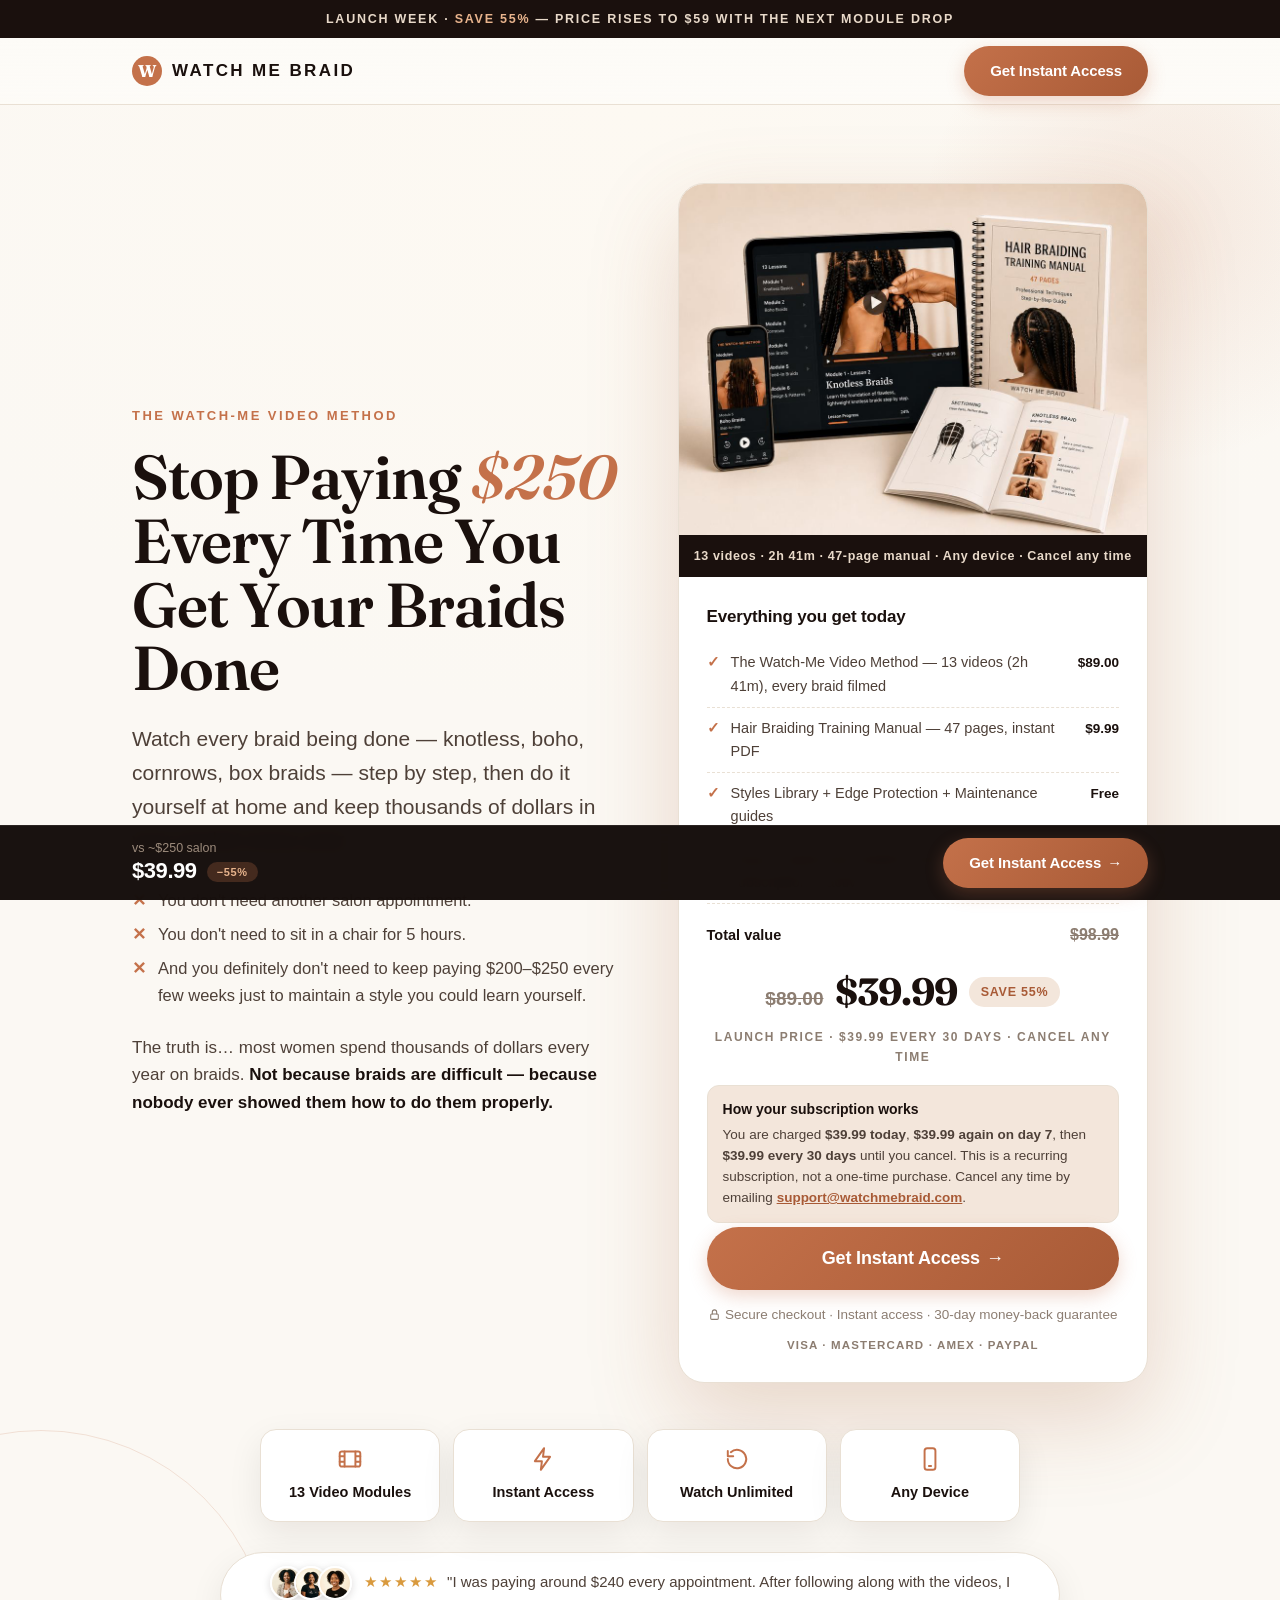
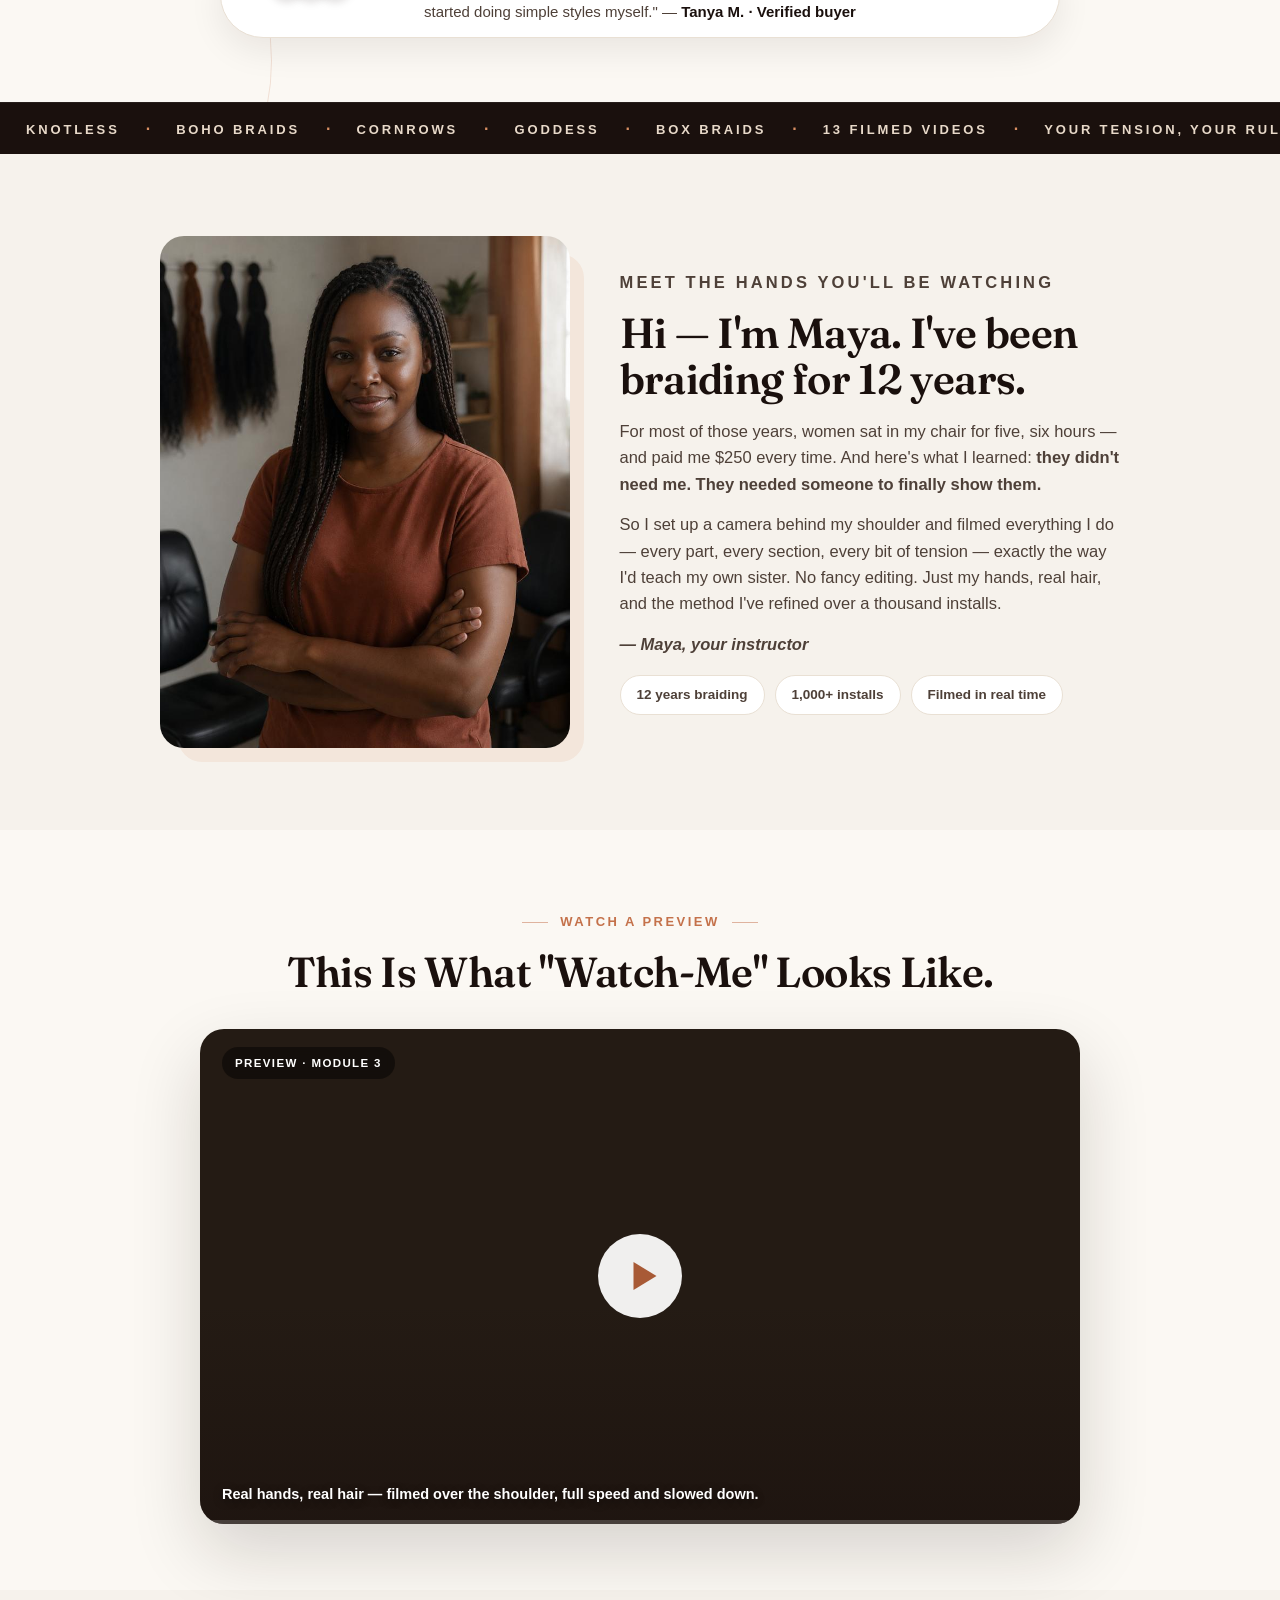
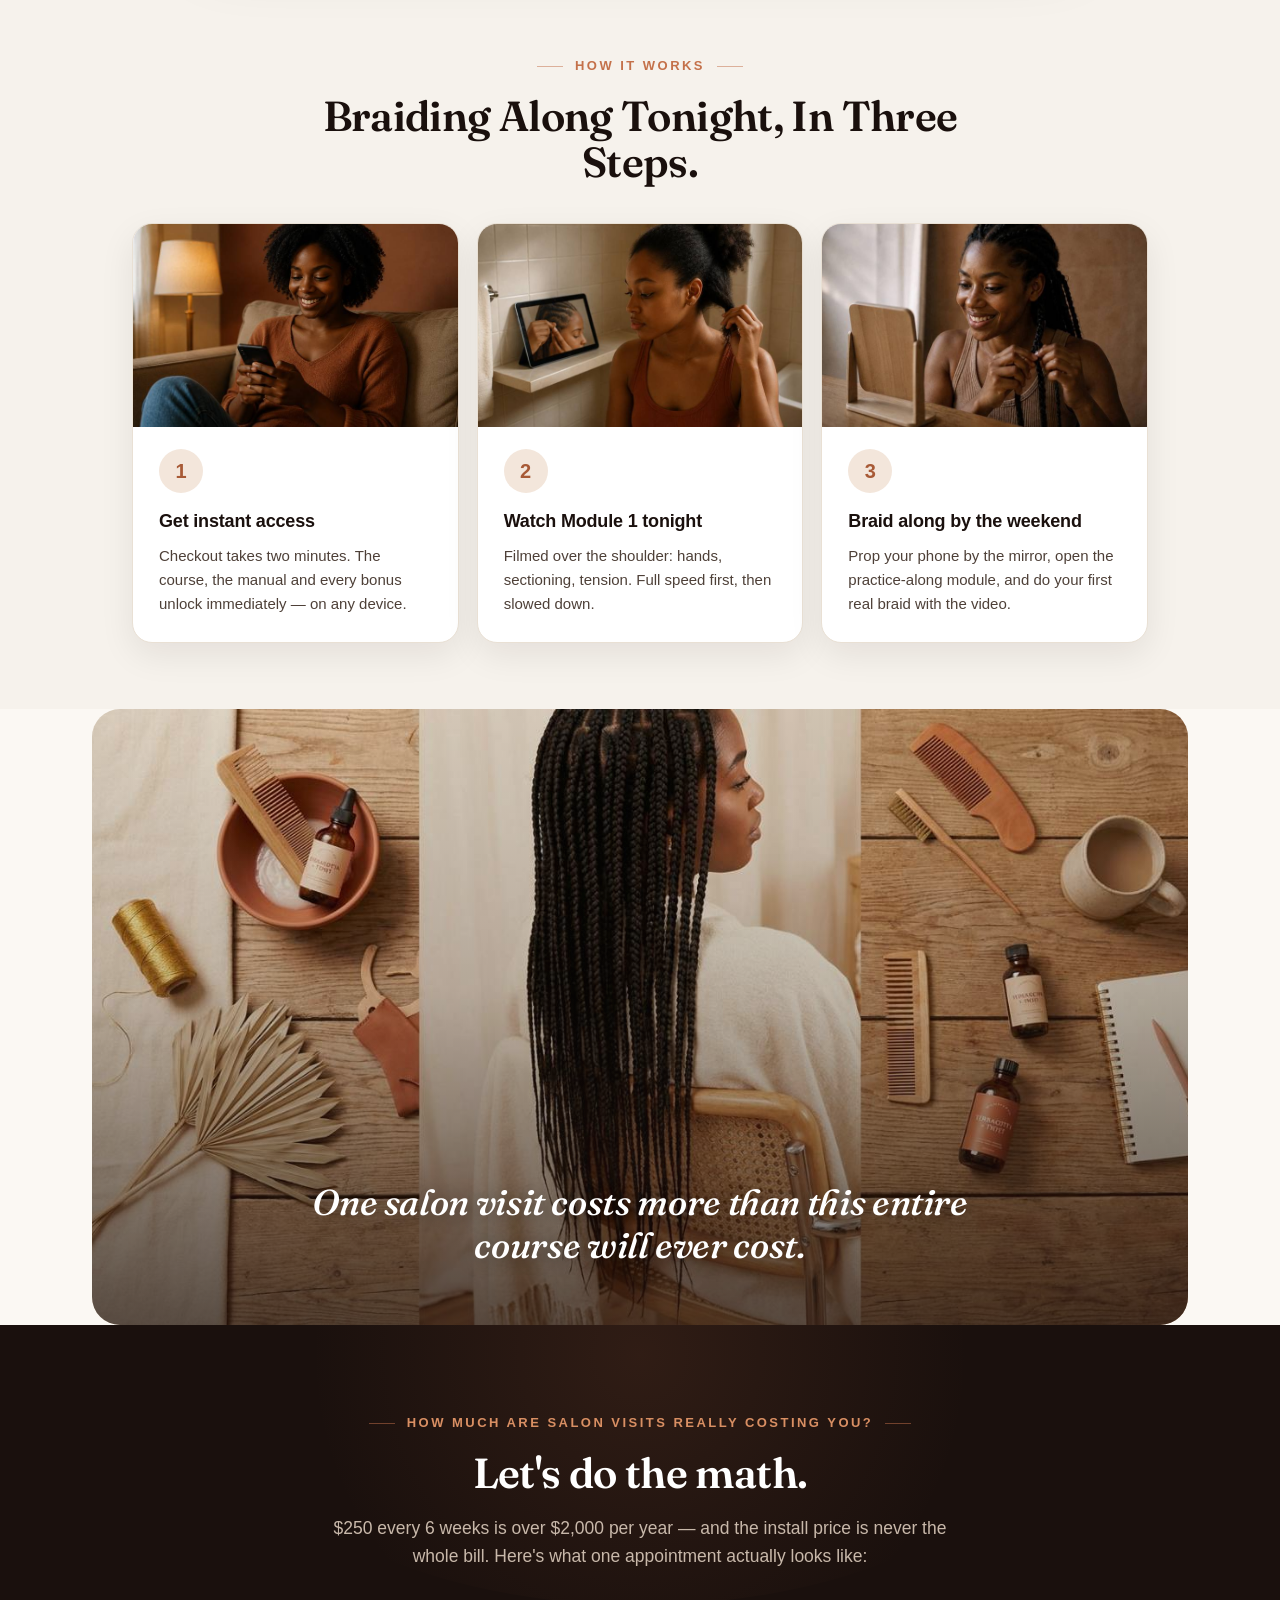
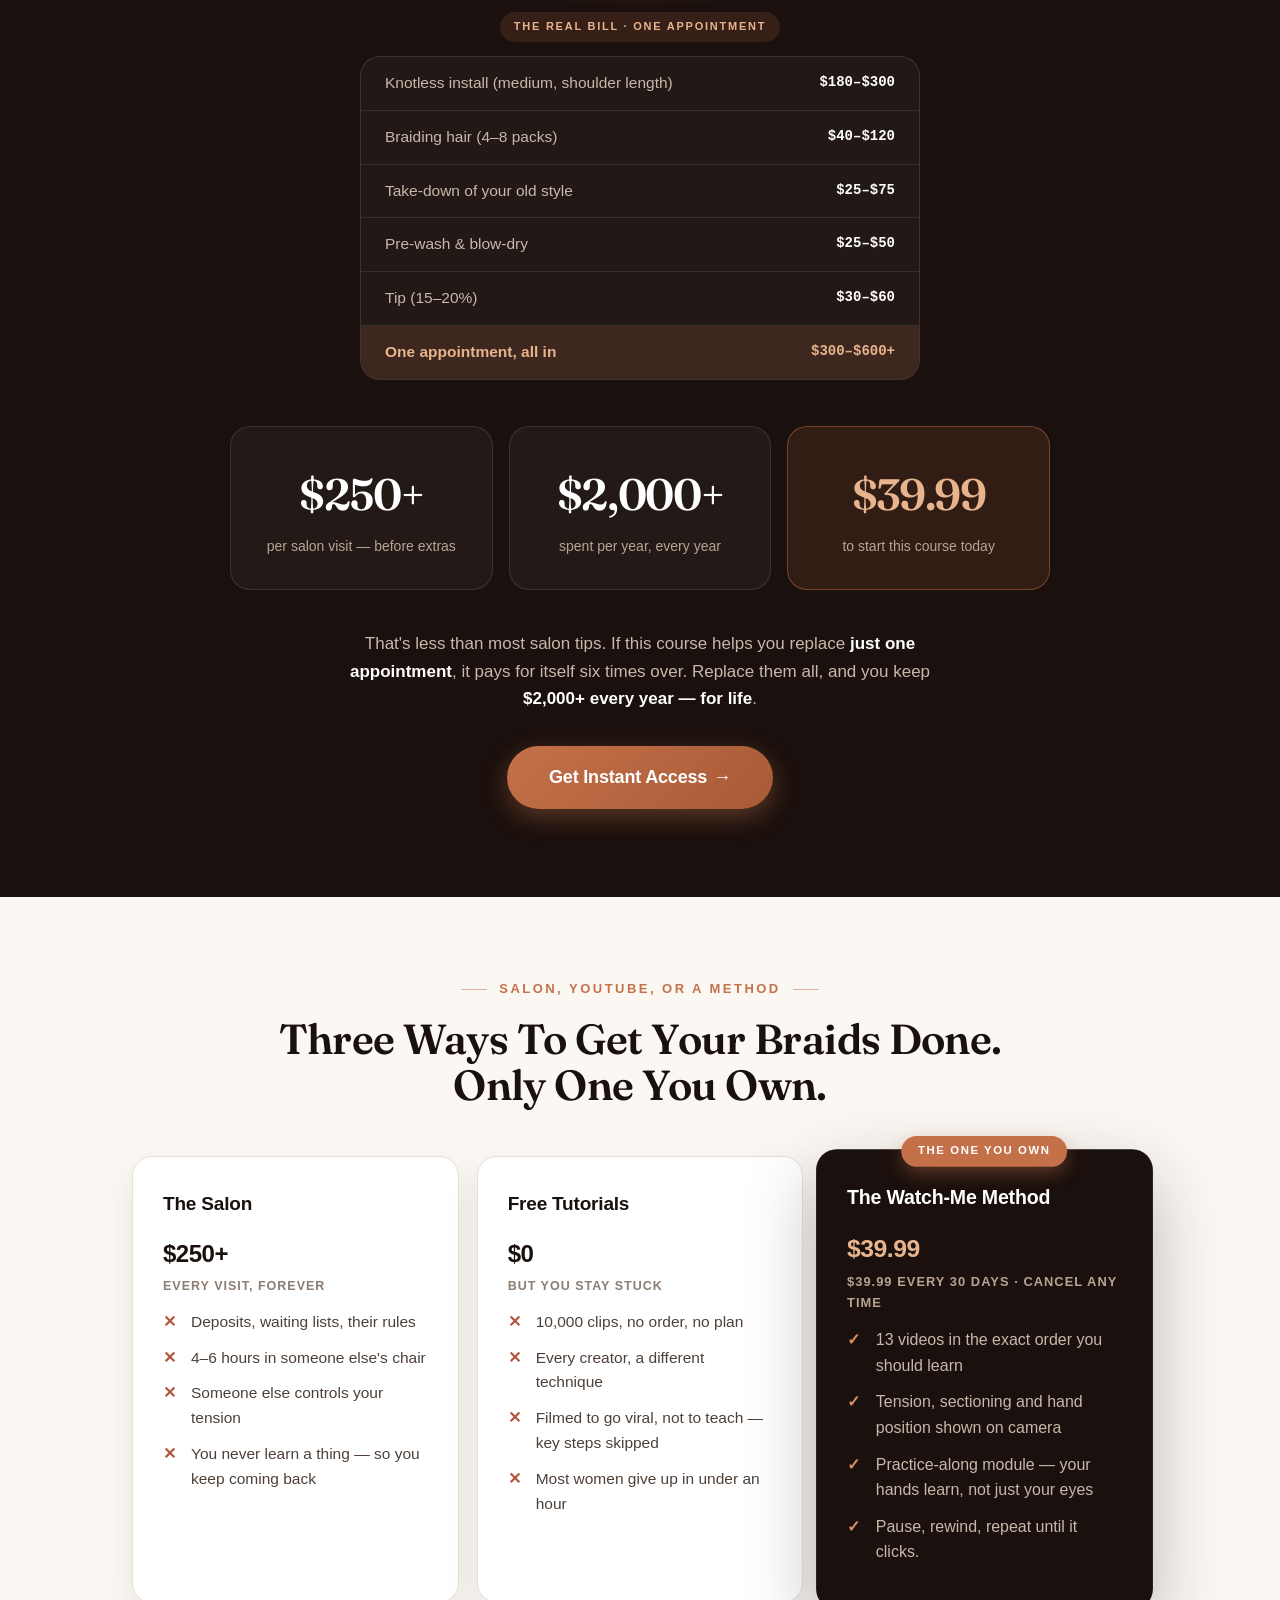
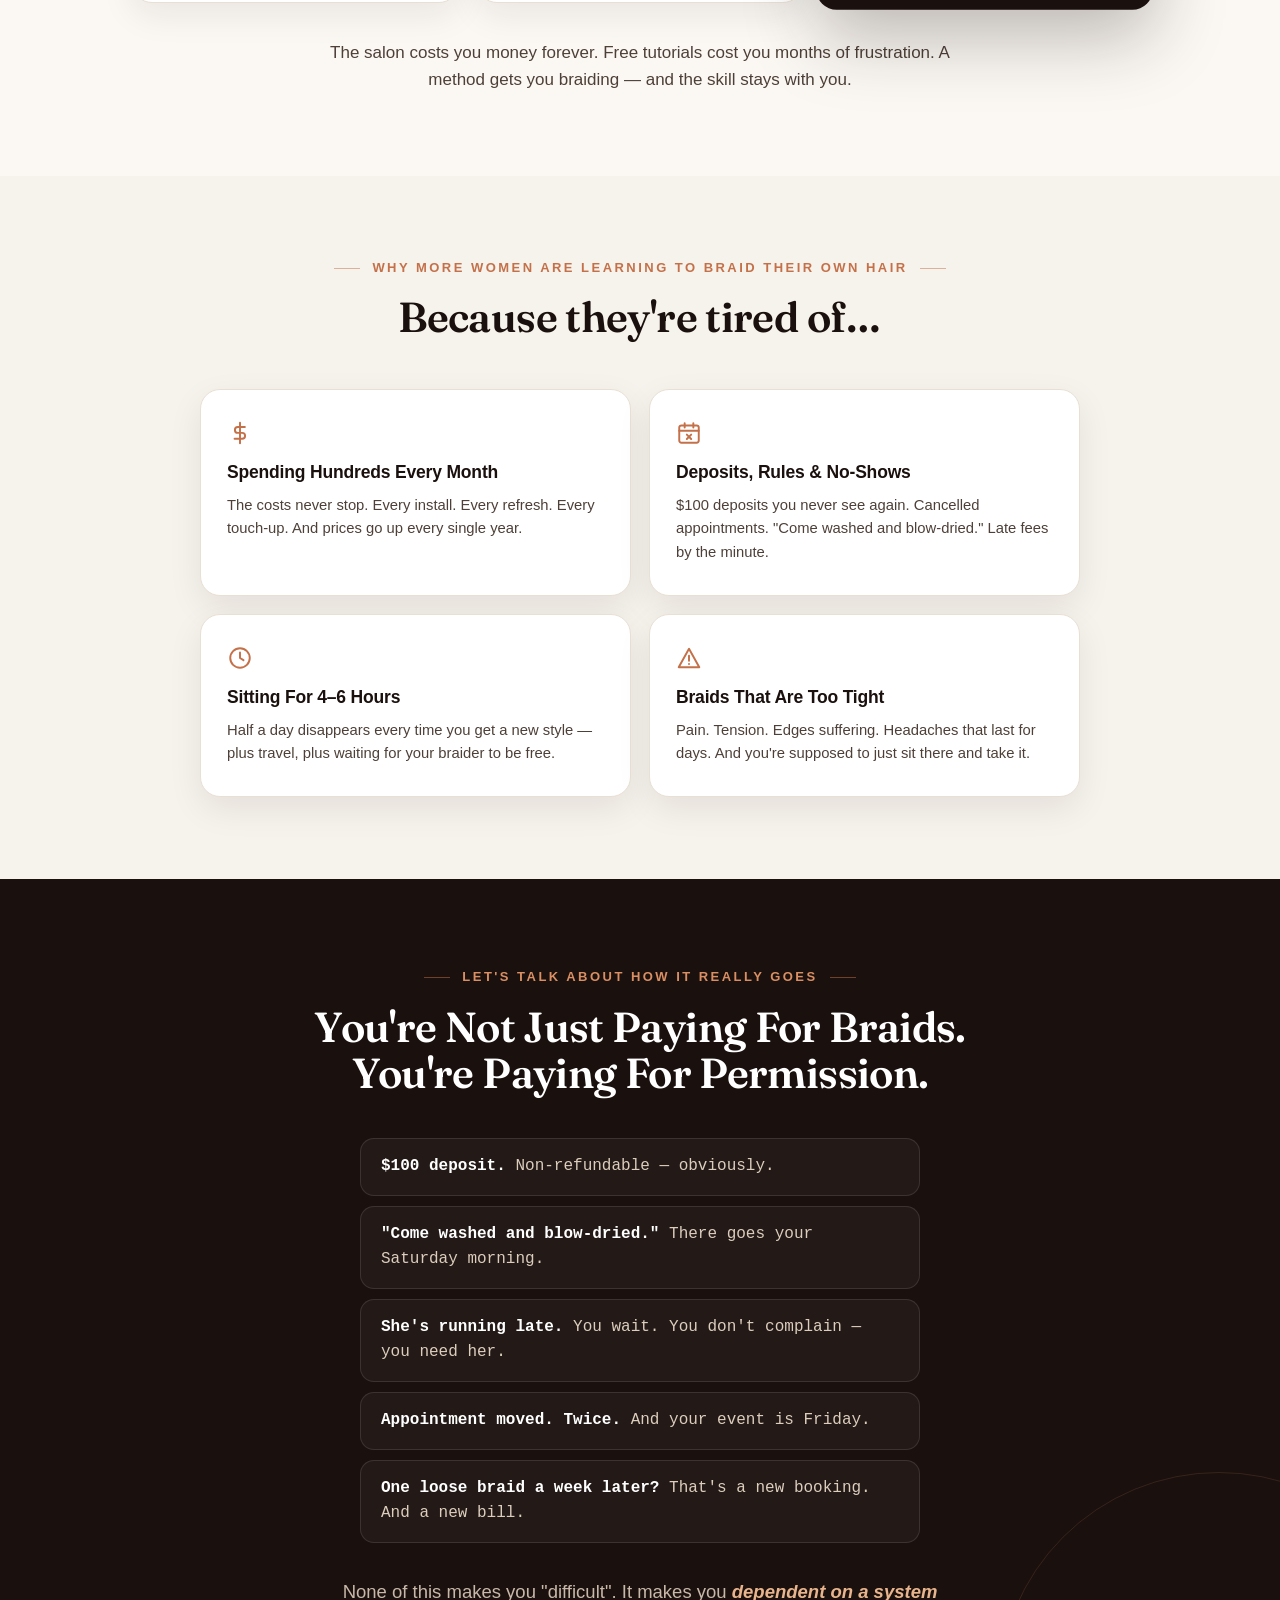
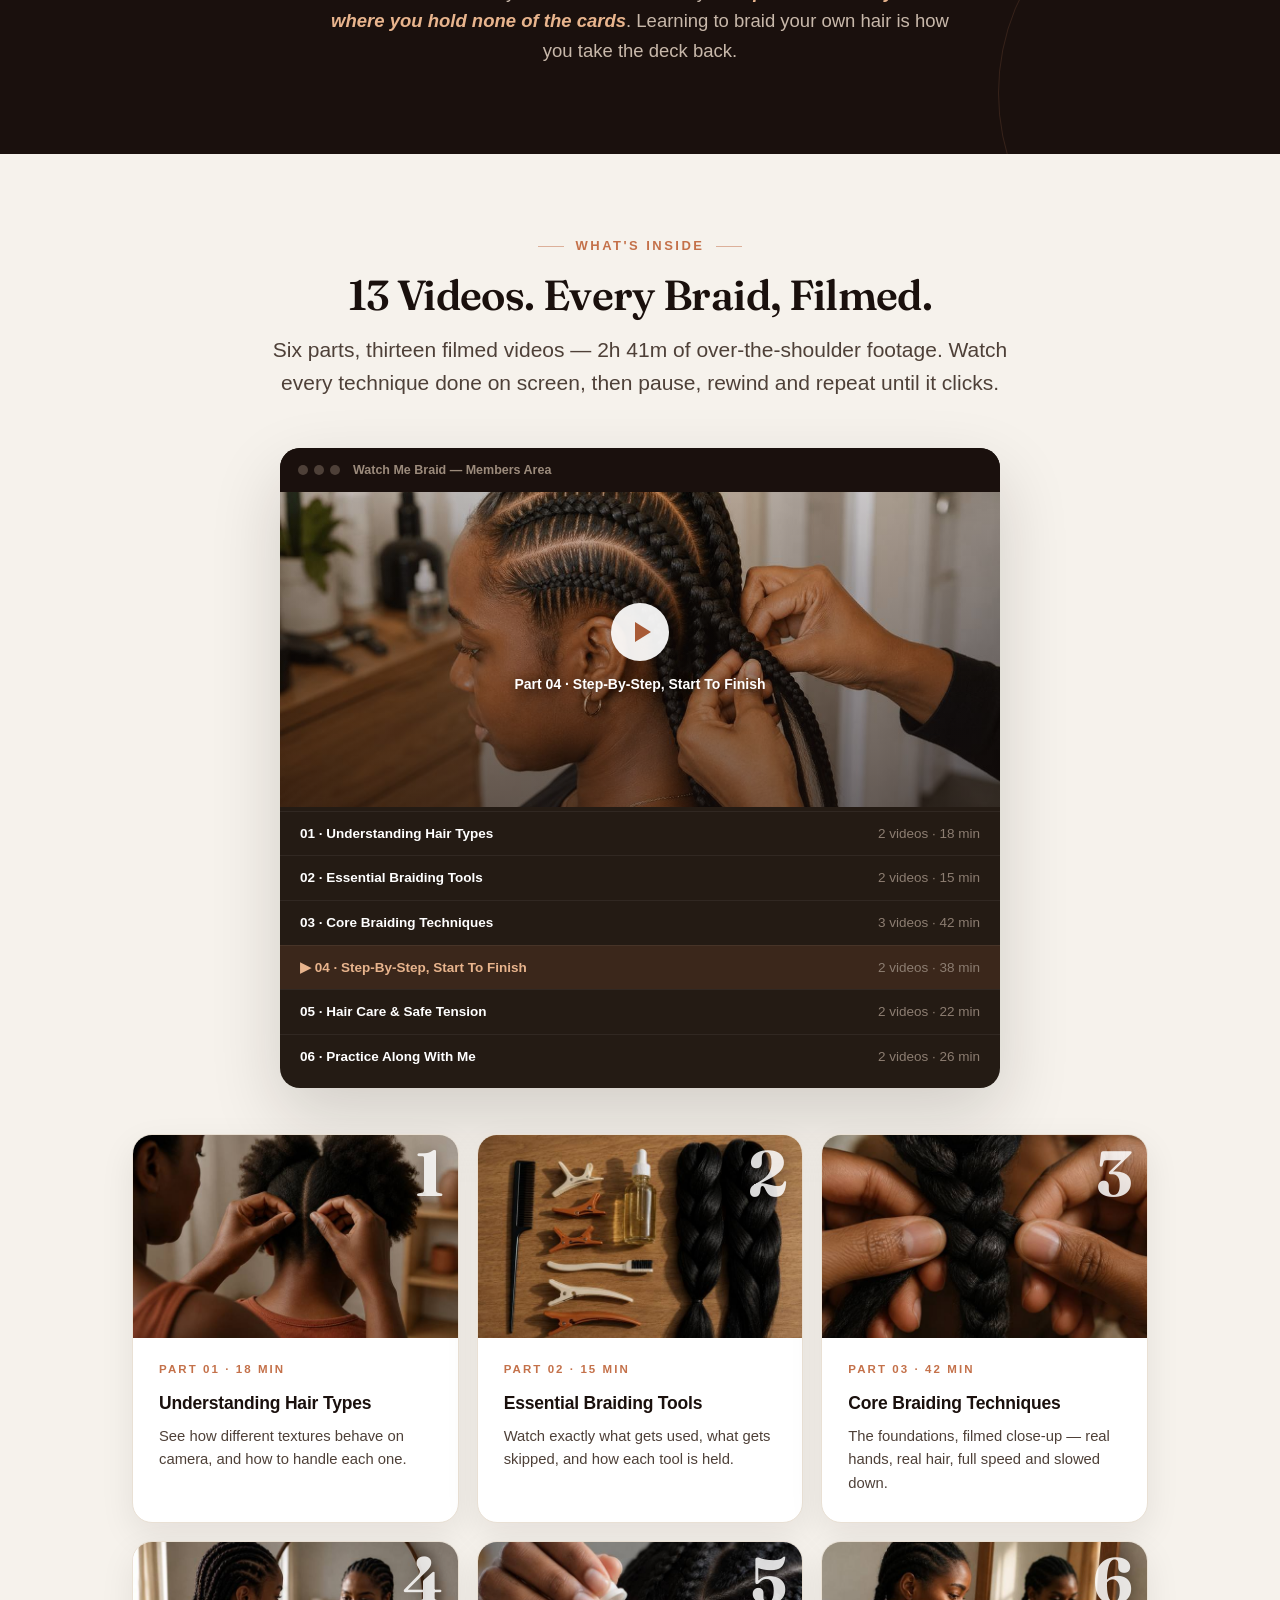
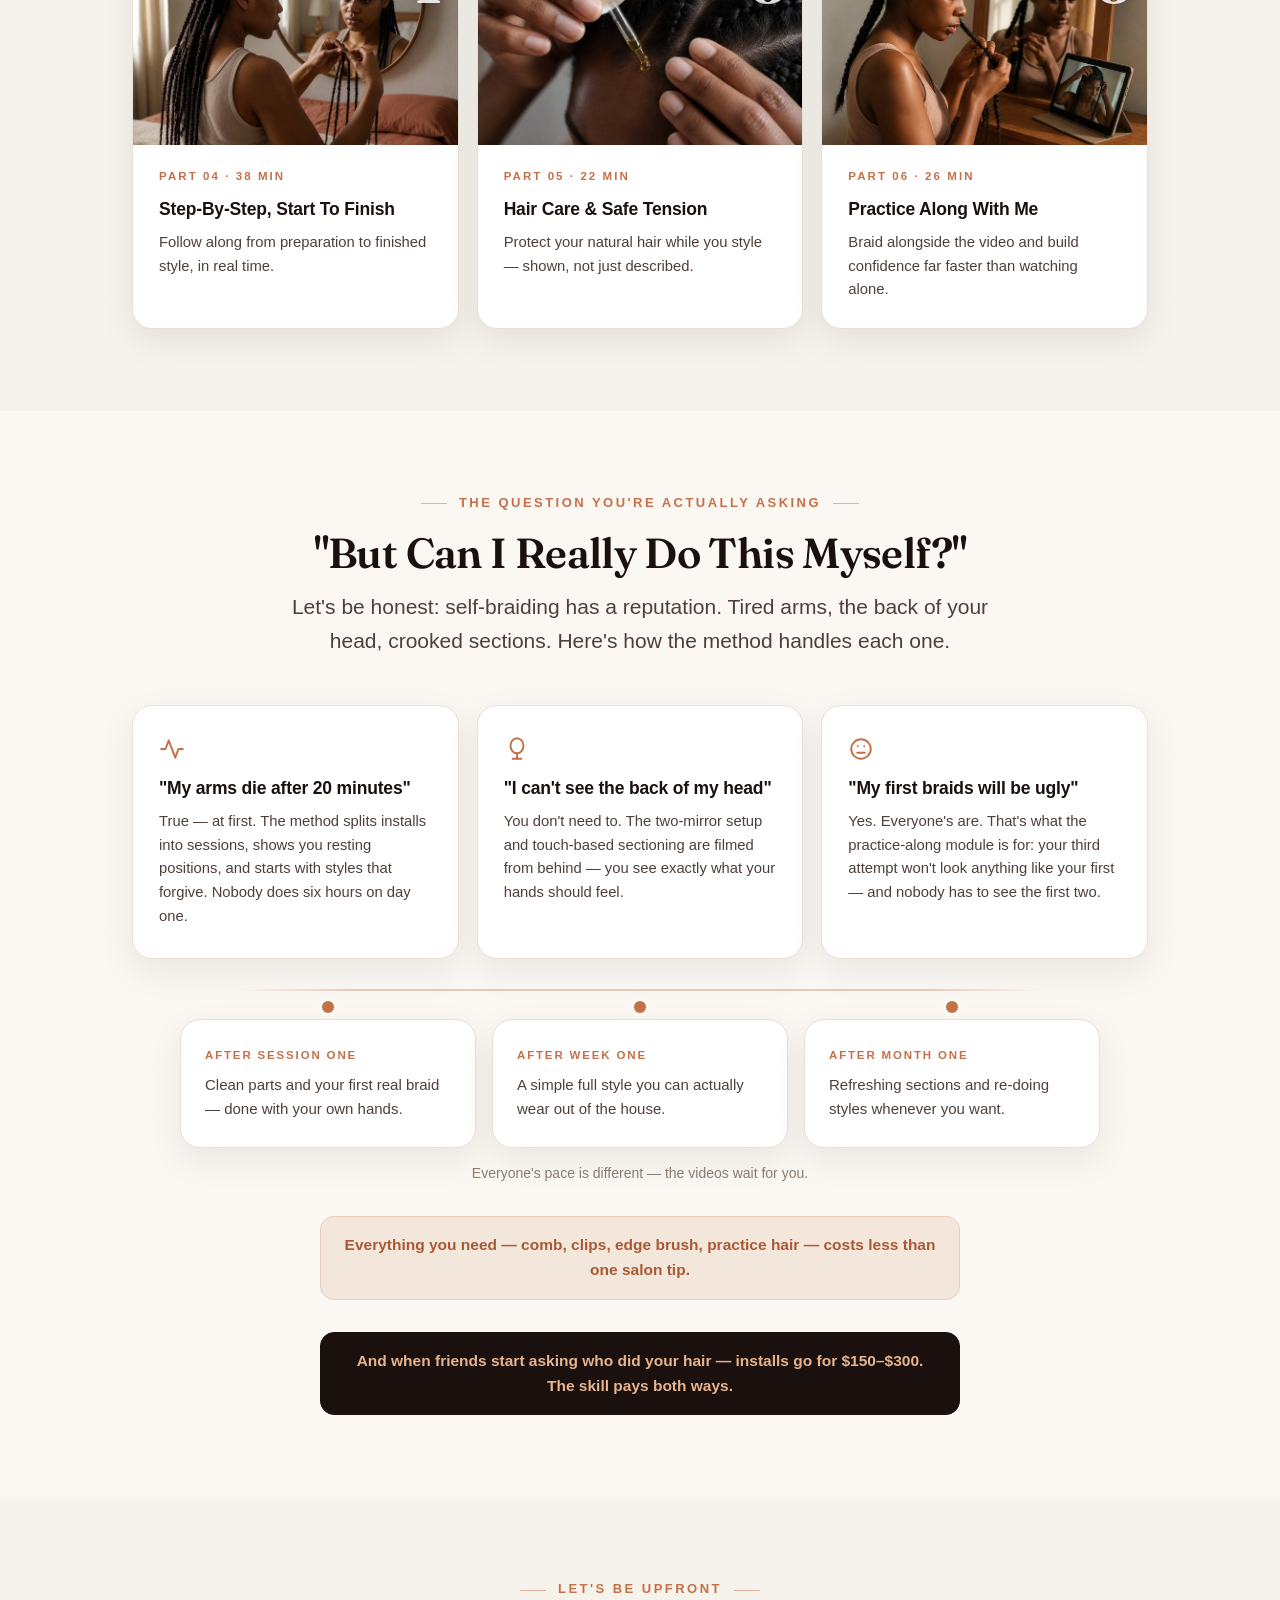
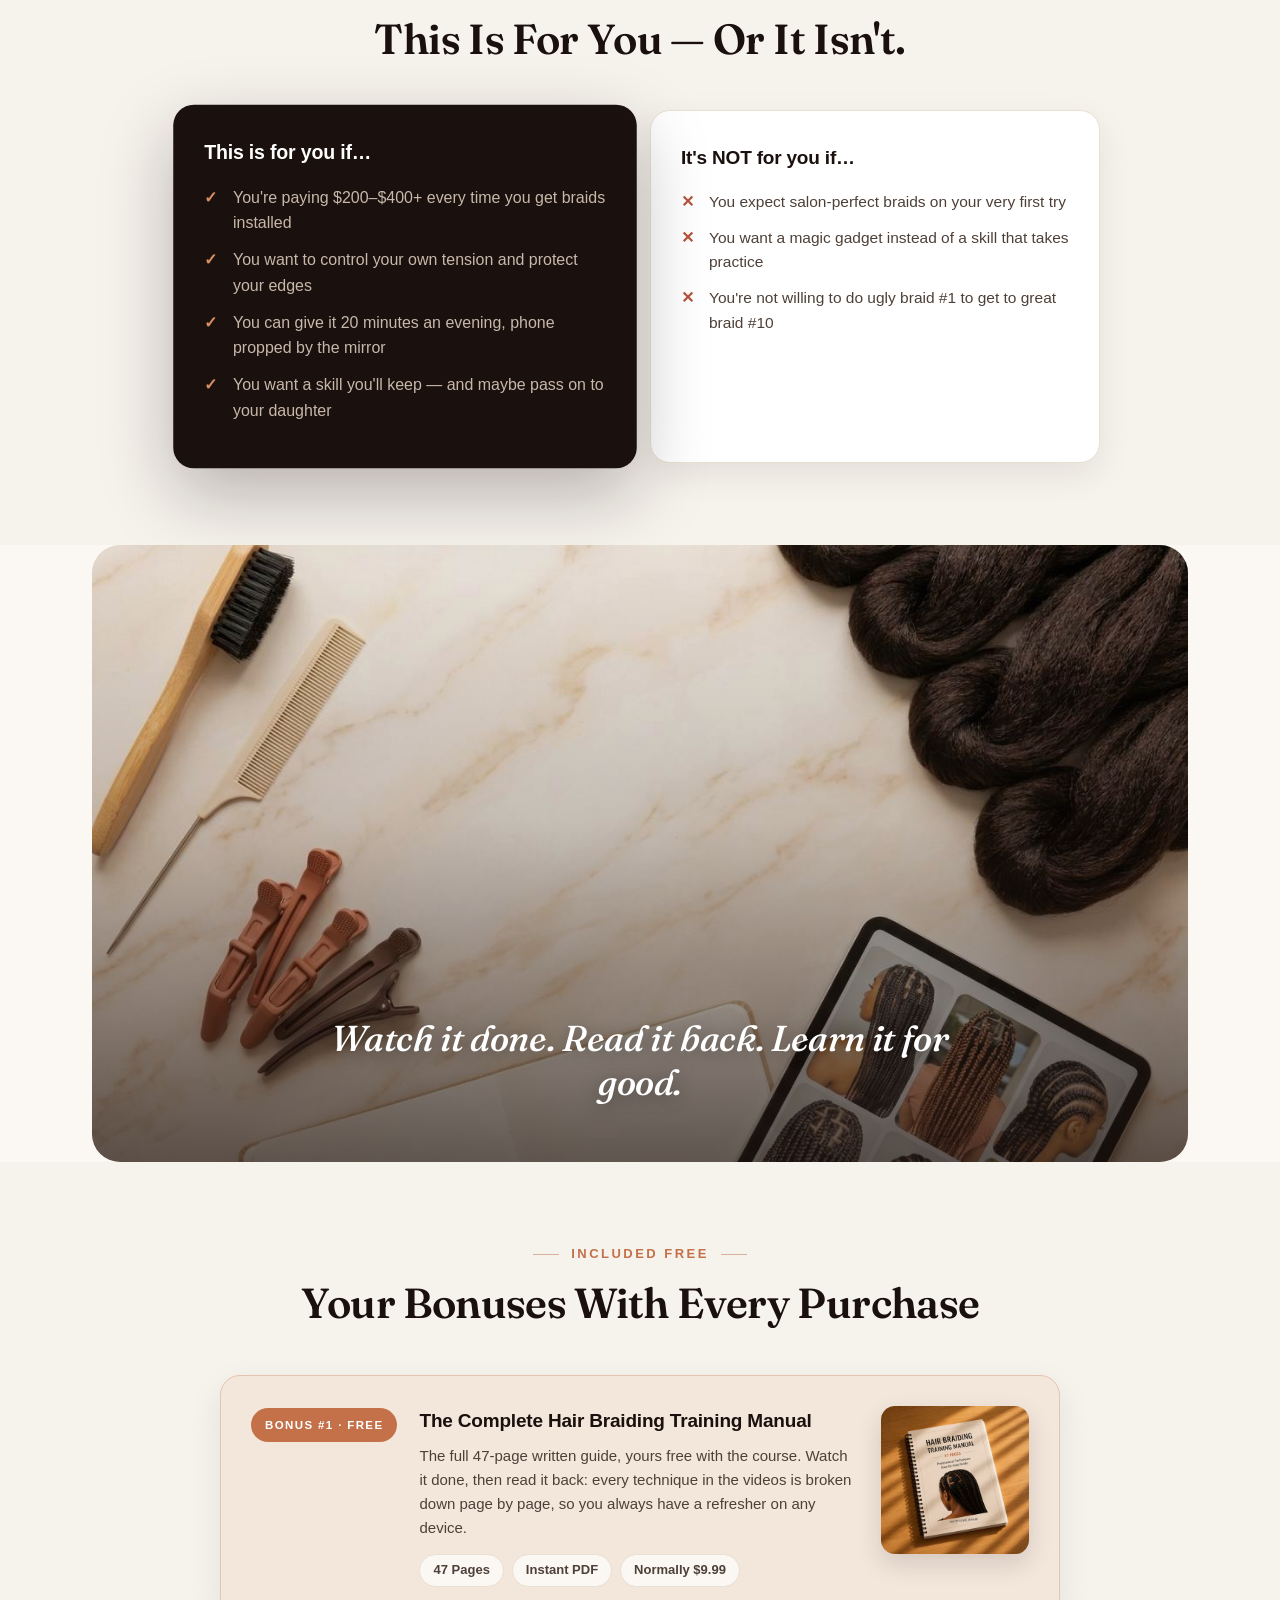
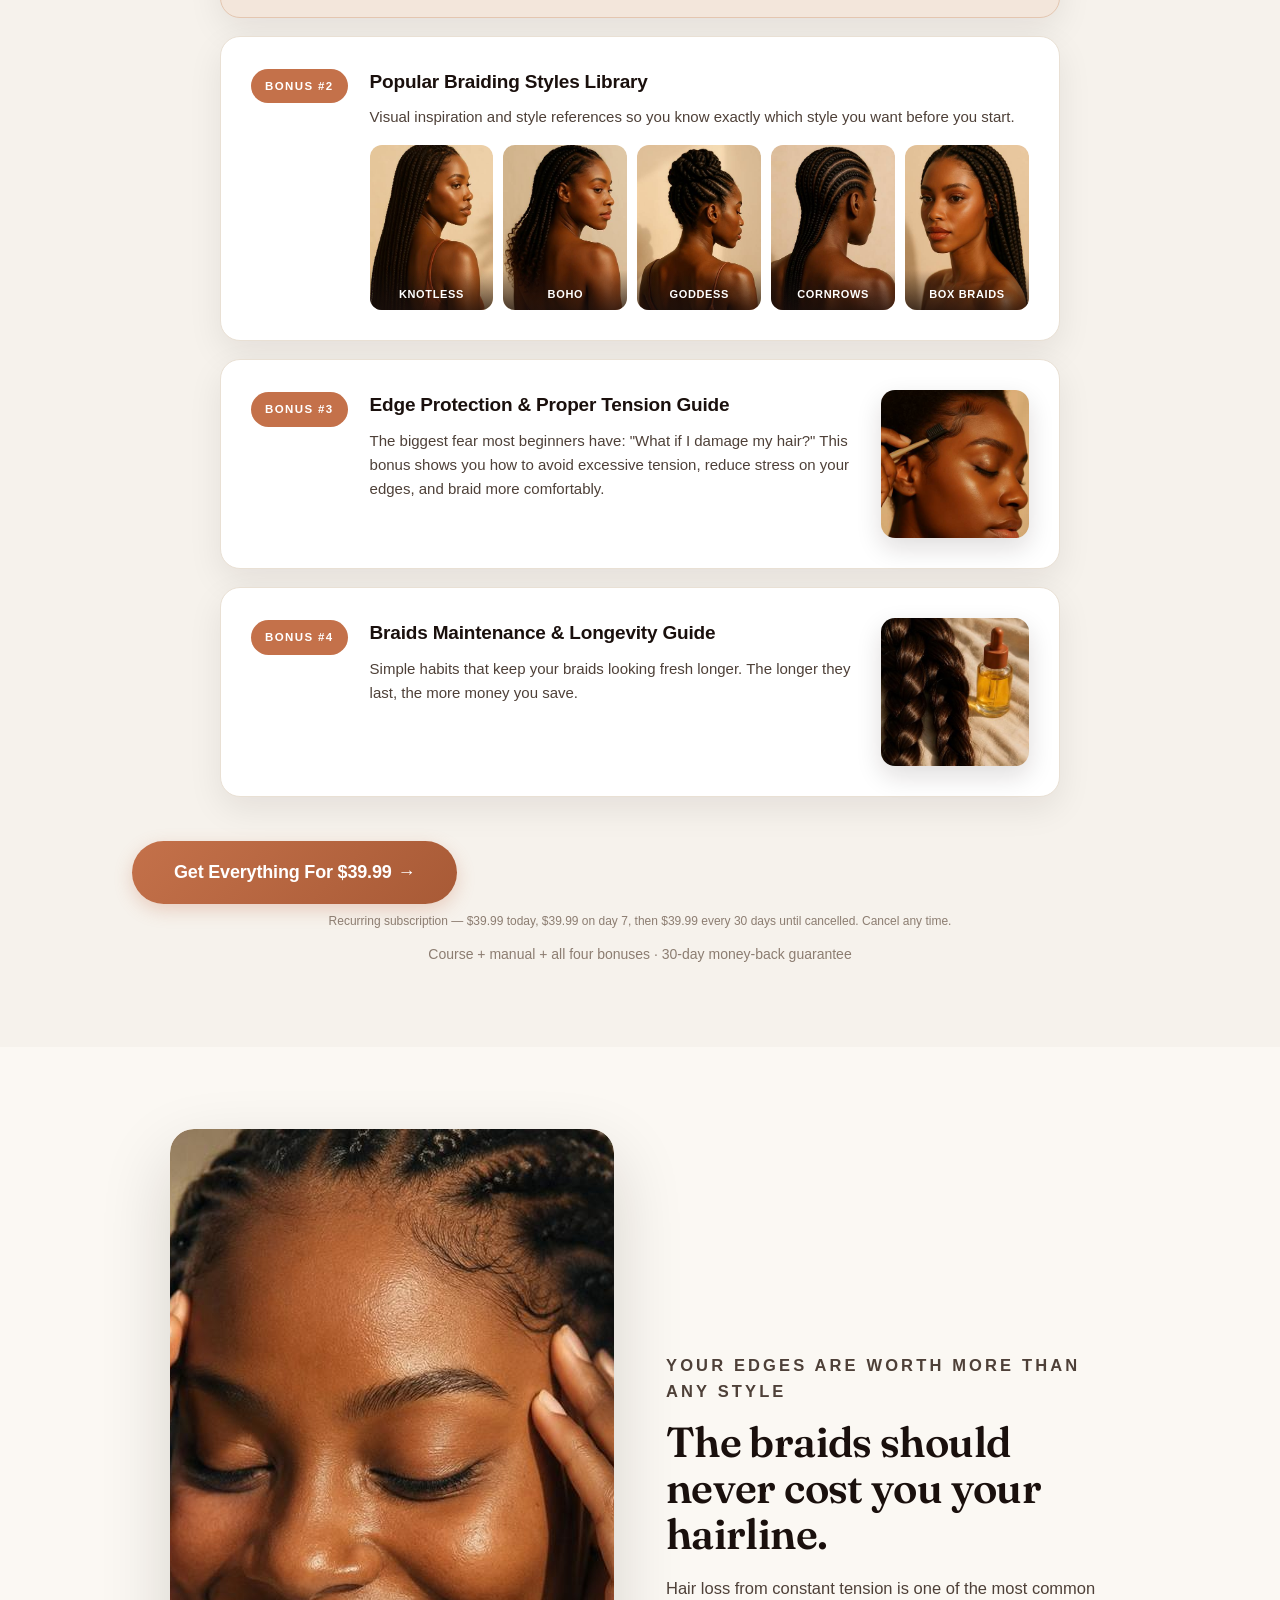
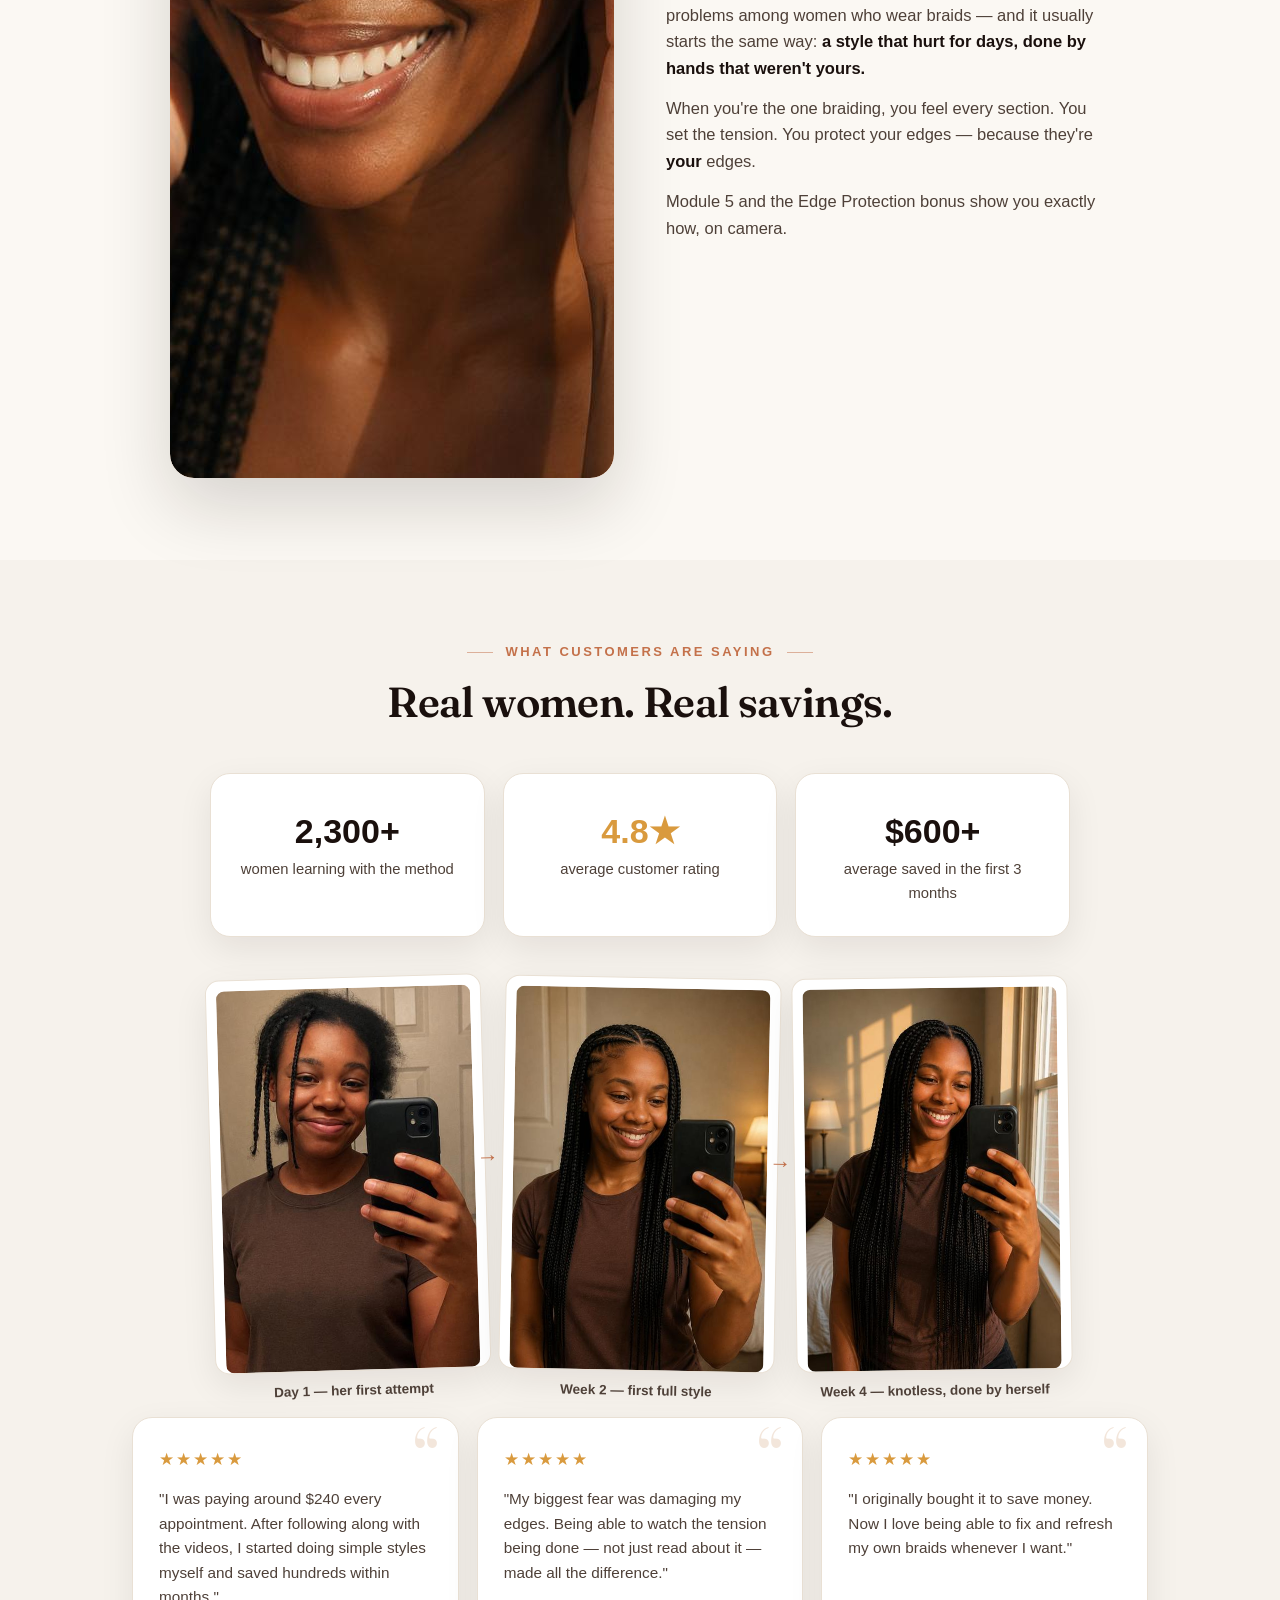
<file: landing.html>
<!DOCTYPE html><html lang="en"><head><meta charset="UTF-8"><meta name="viewport" content="width=device-width, initial-scale=1.0"><meta name="description" content="Watch every braid being done — knotless, boho, cornrows — step by step, then do it yourself at home. 13 filmed videos, 47-page manual included. Stop paying $250 per salon visit."><meta property="og:title" content="The Watch-Me Video Method — Learn To Braid Your Own Hair"><meta property="og:description" content="13 filmed videos. Watch every braid being done, then do it yourself — and keep $2,000+ a year in your pocket."><meta property="og:type" content="website"><title>Watch Me Braid — Learn To Braid Your Own Hair</title><link rel="preconnect" href="https://fonts.googleapis.com"><link rel="preconnect" href="https://fonts.gstatic.com" crossorigin><link href="https://fonts.googleapis.com/css2?family=Fraunces:ital,opsz,wght@0,9..144,400..700;1,9..144,400..700&display=swap" rel="stylesheet"><link rel="stylesheet" href="https://team-ecom22.github.io/kastrit-funnel/watchmebraid.css?v=7"><style>.fb{transform:none!important;opacity:1!important;visibility:visible!important}.bx{letter-spacing:.14em!important;font-size:17px!important;white-space:nowrap!important}@media(max-width:600px){.bx{font-size:12px!important;letter-spacing:.03em!important;gap:8px!important}.bw .i{font-size:13px!important;padding:10px 15px!important;white-space:nowrap!important}.bw .a{padding-left:14px!important;padding-right:14px!important}}@media(max-width:360px){.bx{font-size:11px!important}.bw .i{font-size:12px!important;padding:9px 11px!important}}</style></head><body><div class="bv">Launch week · <b>Save 55%</b> — price rises to $59 with the next module drop</div><header class="bw"><div class="a"><a class="bx" href="#" action="none" style="color:#1A100D;text-decoration:none;"><span class="by">W</span>WATCH ME BRAID</a><a class="i" href="https://funnels.thisisatestsiteonly.com/d910065f-b528-4862-b91f-4a9e485f1ee7/checkout?products=19.1:1" action="none" onclick="location.href=location.origin+'/d910065f-b528-4862-b91f-4a9e485f1ee7/checkout?products=19.1:1';return false;" style="color:#fff;text-decoration:none;">Get Instant Access</a></div></header><section class="bz"><div class="a"><div class="ca"><div class="cb"><p class="b">The Watch-Me Video Method</p><h1 class="cc">Stop Paying <em>$250</em> Every Time You Get Your Braids Done</h1><p class="z">Watch every braid being done — knotless, boho, cornrows, box braids — step by step, then do it yourself at home and keep thousands of dollars in your pocket every year.</p><div class="cd"><p>You don't need another salon appointment.</p><p>You don't need to sit in a chair for 5 hours.</p><p>And you definitely don't need to keep paying $200–$250 every few weeks just to maintain a style you could learn yourself.</p></div><p class="ce">The truth is… most women spend thousands of dollars every year on braids. <b>Not because braids are difficult — because nobody ever showed them how to do them properly.</b></p></div><div class="cf"><div class="au" id="buy"><div class="av"><div class="aw"><img src="https://team-ecom22.github.io/kastrit-funnel/img/481f3ef6.jpg" alt="Watch-Me Video Method — complete bundle: video course, manual and bonuses" width="960" height="720"></div><div class="ax">13 videos · 2h 41m · 47-page manual · Any device · Cancel any time</div><div class="ay"><h3 class="az">Everything you get today</h3><ul class="ba"><li><span>The Watch-Me Video Method — 13 videos (2h 41m), every braid filmed</span><b>$89.00</b></li><li><span>Hair Braiding Training Manual — 47 pages, instant PDF</span><b>$9.99</b></li><li><span>Styles Library + Edge Protection + Maintenance guides</span><b>Free</b></li><li><span>Pause, rewind and rewatch every module while your subscription is active</span><b>Free</b></li></ul><div class="bb"><span>Total value</span><b>$98.99</b></div><div class="bc"><span class="bd">$89.00</span><span class="be">$39.99</span><span class="bf">SAVE 55%</span></div><div class="bg">Launch price · $39.99 every 30 days · cancel any time</div><div style="background:#F3E6DB;border:1px solid #E9E0D4;border-radius:12px;padding:13px 15px;margin:16px 0 4px;text-align:left;font-size:13.5px;line-height:1.55;color:#4E4038"><b style="display:block;font-size:14px;color:#1A100D;margin-bottom:5px">How your subscription works</b>You are charged <b>$39.99 today</b>, <b>$39.99 again on day 7</b>, then <b>$39.99 every 30 days</b> until you cancel. This is a recurring subscription, not a one-time purchase. Cancel any time by emailing <a href="mailto:support@watchmebraid.com" action="none" style="color:#A85A36;font-weight:700">support@watchmebraid.com</a>.</div><a class="i v" id="ctaBuyMain" href="https://funnels.thisisatestsiteonly.com/d910065f-b528-4862-b91f-4a9e485f1ee7/checkout?products=19.1:1" action="none" onclick="location.href=location.origin+'/d910065f-b528-4862-b91f-4a9e485f1ee7/checkout?products=19.1:1';return false;" style="color:#fff;text-decoration:none;">Get Instant Access<span class="q">→</span></a><p class="bh"><svg class="bi" viewBox="0 0 24 24"><rect x="5" y="11" width="14" height="10" rx="2"/><path d="M8 11V7.5a4 4 0 0 1 8 0V11"/></svg> Secure checkout · Instant access · 30-day money-back guarantee</p><p class="bj">Visa · Mastercard · Amex · PayPal</p></div></div></div></div></div><div class="cg"><div class="w"><svg class="e" viewBox="0 0 24 24"><rect x="2.5" y="5" width="19" height="14" rx="2"/><path d="M7 5v14M17 5v14M2.5 9.5H7M2.5 14.5H7M17 9.5h4.5M17 14.5h4.5"/></svg><b>13 Video Modules</b></div><div class="w"><svg class="e" viewBox="0 0 24 24"><path d="M13 2 4.5 14H11l-1 8 8.5-12H12z"/></svg><b>Instant Access</b></div><div class="w"><svg class="e" viewBox="0 0 24 24"><path d="M3.5 12a8.5 8.5 0 1 0 2.8-6.3"/><path d="M3.5 4.5v5h5"/></svg><b>Watch Unlimited</b></div><div class="w"><svg class="e" viewBox="0 0 24 24"><rect x="7" y="2" width="10" height="20" rx="2.4"/><path d="M11 18.5h2"/></svg><b>Any Device</b></div></div><p class="ch"><span class="ci"><img src="https://team-ecom22.github.io/kastrit-funnel/img/567d0d9e.jpg" alt="" width="120" height="120"><img src="https://team-ecom22.github.io/kastrit-funnel/img/657e2a50.jpg" alt="" width="120" height="120"><img src="https://team-ecom22.github.io/kastrit-funnel/img/67c38404.jpg" alt="" width="120" height="120"></span><span class="cj">★★★★★</span>&nbsp; "I was paying around $240 every appointment. After following along with the videos, I started doing simple styles myself." — <b>Tanya M. · Verified buyer</b></p></div></section><div class="ck"><div class="cl"><span>Knotless</span><b>·</b><span>Boho braids</span><b>·</b><span>Cornrows</span><b>·</b><span>Goddess</span><b>·</b><span>Box braids</span><b>·</b><span>13 filmed videos</span><b>·</b><span>Your tension, your rules</span><b>·</b><span>Knotless</span><b>·</b><span>Boho braids</span><b>·</b><span>Cornrows</span><b>·</b><span>Goddess</span><b>·</b><span>Box braids</span><b>·</b><span>13 filmed videos</span><b>·</b><span>Your tension, your rules</span><b>·</b></div></div><section class="c g"><div class="a"><div class="cm"><div class="cn"><img src="https://team-ecom22.github.io/kastrit-funnel/img/e4bd3052.jpg" alt="Maya, your braiding instructor" style="width:100%;height:auto;width:100%;display:block;border-radius:24px;object-fit:cover;aspect-ratio:4/5;" width="760" height="949"></div><div class="co"><p class="b">Meet the hands you'll be watching</p><h2>Hi — I'm Maya. I've been braiding for 12 years.</h2><p>For most of those years, women sat in my chair for five, six hours — and paid me $250 every time. And here's what I learned: <b>they didn't need me. They needed someone to finally show them.</b></p><p>So I set up a camera behind my shoulder and filmed everything I do — every part, every section, every bit of tension — exactly the way I'd teach my own sister. No fancy editing. Just my hands, real hair, and the method I've refined over a thousand installs.</p><p class="cp">— Maya, your instructor</p><div class="cq"><span>12 years braiding</span><span>1,000+ installs</span><span>Filmed in real time</span></div></div></div></div></section><section class="c" style="padding-bottom:66px;"><div class="a"><div class="d" style="margin-bottom:34px;"><p class="b">Watch a preview</p><h2>This Is What "Watch-Me" Looks Like.</h2></div><div class="cr"><div class="cs"><img src="https://team-ecom22.github.io/kastrit-funnel/img/7e82ddf4.jpg" alt="Over-the-shoulder braiding close-up" width="1100" height="732"><img src="https://team-ecom22.github.io/kastrit-funnel/img/d68f0e91.jpg" alt="Clean parting close-up" width="1100" height="733"><img src="https://team-ecom22.github.io/kastrit-funnel/img/1ee8f86c.jpg" alt="Finished knotless braids" width="1100" height="733"><div class="ct"></div><span class="cu">Preview · Module 3</span><span class="cv"></span><span class="cw">Real hands, real hair — filmed over the shoulder, full speed and slowed down.</span><div class="cx"></div></div></div></div></section><section class="c g" style="padding-top:66px;padding-bottom:66px;"><div class="a"><div class="d" style="margin-bottom:38px;"><p class="b">How it works</p><h2>Braiding Along Tonight, In Three Steps.</h2></div><div class="cy"><div class="aa"><div class="ab"><img src="https://team-ecom22.github.io/kastrit-funnel/img/570c803e.jpg" alt="Get instant access" width="700" height="465"></div><div class="ac"><span class="ad">1</span><h3>Get instant access</h3><p>Checkout takes two minutes. The course, the manual and every bonus unlock immediately — on any device.</p></div></div><div class="aa"><div class="ab"><img src="https://team-ecom22.github.io/kastrit-funnel/img/120938fd.jpg" alt="Watch Module 1 tonight" width="700" height="464"></div><div class="ac"><span class="ad">2</span><h3>Watch Module 1 tonight</h3><p>Filmed over the shoulder: hands, sectioning, tension. Full speed first, then slowed down.</p></div></div><div class="aa"><div class="ab"><img src="https://team-ecom22.github.io/kastrit-funnel/img/2af7770d.jpg" alt="Braid along by the weekend" width="700" height="436"></div><div class="ac"><span class="ad">3</span><h3>Braid along by the weekend</h3><p>Prop your phone by the mirror, open the practice-along module, and do your first real braid with the video.</p></div></div></div></div></section><section class="bk" style="aspect-ratio:4/3;height:auto;min-height:0;max-height:620px;overflow:hidden;position:relative;"><img class="" src="https://team-ecom22.github.io/kastrit-funnel/img/06ec0134.jpg" alt="Hair braiding salon" width="1280" height="714" style="position:absolute;inset:0;width:100%;height:100%;object-fit:cover;"><div class="bl"></div><div class="bm"><p class="bn">One salon visit costs more than this entire course will ever cost.</p></div></section><section class="bo"><div class="a"><div class="d"><p class="b">How much are salon visits really costing you?</p><h2>Let's do the math.</h2></div><p class="bp">$250 every 6 weeks is over $2,000 per year — and the install price is never the whole bill. Here's what one appointment actually looks like:</p><div style="text-align:center;"><span class="cz">The real bill · one appointment</span></div><div class="da"><div class="j"><span>Knotless install (medium, shoulder length)</span><b>$180–$300</b></div><div class="j"><span>Braiding hair (4–8 packs)</span><b>$40–$120</b></div><div class="j"><span>Take-down of your old style</span><b>$25–$75</b></div><div class="j"><span>Pre-wash & blow-dry</span><b>$25–$50</b></div><div class="j"><span>Tip (15–20%)</span><b>$30–$60</b></div><div class="j db"><span>One appointment, all in</span><b>$300–$600+</b></div></div><div class="dc"><div class="ae"><span class="af">$250+</span><span class="ag">per salon visit — before extras</span></div><div class="ae"><span class="af">$2,000+</span><span class="ag">spent per year, every year</span></div><div class="ae dd"><span class="af">$39.99</span><span class="ag">to start this course today</span></div></div><p class="de">That's less than most salon tips. If this course helps you replace <b>just one appointment</b>, it pays for itself six times over. Replace them all, and you keep <b>$2,000+ every year — for life</b>.</p><div class="bq"><a class="i v df" href="https://funnels.thisisatestsiteonly.com/d910065f-b528-4862-b91f-4a9e485f1ee7/checkout?products=19.1:1" action="none" onclick="location.href=location.origin+'/d910065f-b528-4862-b91f-4a9e485f1ee7/checkout?products=19.1:1';return false;" style="color:#fff;text-decoration:none;">Get Instant Access<span class="q">→</span></a></div></div></section><section class="c"><div class="a"><div class="d"><p class="b">Salon, YouTube, or a method</p><h2>Three Ways To Get Your Braids Done. Only One You Own.</h2></div><div class="dg"><div class="r ah"><h3>The Salon</h3><span class="ai">$250+</span><span class="aj">every visit, forever</span><ul><li>Deposits, waiting lists, their rules</li><li>4–6 hours in someone else's chair</li><li>Someone else controls your tension</li><li>You never learn a thing — so you keep coming back</li></ul></div><div class="r ah"><h3>Free Tutorials</h3><span class="ai">$0</span><span class="aj">but you stay stuck</span><ul><li>10,000 clips, no order, no plan</li><li>Every creator, a different technique</li><li>Filmed to go viral, not to teach — key steps skipped</li><li>Most women give up in under an hour</li></ul></div><div class="r br"><span class="dh">The one you own</span><h3>The Watch-Me Method</h3><span class="ai">$39.99</span><span class="aj">$39.99 every 30 days · cancel any time</span><ul><li>13 videos in the exact order you should learn</li><li>Tension, sectioning and hand position shown on camera</li><li>Practice-along module — your hands learn, not just your eyes</li><li>Pause, rewind, repeat until it clicks.</li></ul></div></div><p class="di">The salon costs you money forever. Free tutorials cost you months of frustration. A method gets you braiding — and the skill stays with you.</p></div></section><section class="c g"><div class="a"><div class="d"><p class="b">Why more women are learning to braid their own hair</p><h2>Because they're tired of…</h2></div><div class="s" style="grid-template-columns:1fr 1fr;max-width:880px;margin:0 auto;"><div class="f"><svg class="e" viewBox="0 0 24 24"><path d="M12 2.5v19"/><path d="M16.5 6.5H10a2.7 2.7 0 0 0 0 5.4h4a2.7 2.7 0 0 1 0 5.4H7"/></svg><h3>Spending Hundreds Every Month</h3><p>The costs never stop. Every install. Every refresh. Every touch-up. And prices go up every single year.</p></div><div class="f"><svg class="e" viewBox="0 0 24 24"><rect x="3" y="5" width="18" height="16" rx="2"/><path d="M16 3v4M8 3v4M3 10h18"/><path d="M10 13.5l4 4M14 13.5l-4 4"/></svg><h3>Deposits, Rules & No-Shows</h3><p>$100 deposits you never see again. Cancelled appointments. "Come washed and blow-dried." Late fees by the minute.</p></div><div class="f"><svg class="e" viewBox="0 0 24 24"><circle cx="12" cy="12" r="9"/><path d="M12 7v5l3.2 2"/></svg><h3>Sitting For 4–6 Hours</h3><p>Half a day disappears every time you get a new style — plus travel, plus waiting for your braider to be free.</p></div><div class="f"><svg class="e" viewBox="0 0 24 24"><path d="M12 3.5 2.5 20.5h19z"/><path d="M12 10v4.5"/><path d="M12 17.6h.01"/></svg><h3>Braids That Are Too Tight</h3><p>Pain. Tension. Edges suffering. Headaches that last for days. And you're supposed to just sit there and take it.</p></div></div></div></section><section class="dj"><div class="a"><div class="d" style="margin-bottom:0;"><p class="b">Let's talk about how it really goes</p><h2>You're Not Just Paying For Braids. You're Paying For Permission.</h2></div><ul class="dk"><li><b>$100 deposit.</b> Non-refundable — obviously.</li><li><b>"Come washed and blow-dried."</b> There goes your Saturday morning.</li><li><b>She's running late.</b> You wait. You don't complain — you need her.</li><li><b>Appointment moved. Twice.</b> And your event is Friday.</li><li><b>One loose braid a week later?</b> That's a new booking. And a new bill.</li></ul><p class="dl">None of this makes you "difficult". It makes you <b>dependent on a system where you hold none of the cards</b>. Learning to braid your own hair is how you take the deck back.</p></div></section><section class="c g"><div class="a"><div class="d"><p class="b">What's inside</p><h2>13 Videos. Every Braid, Filmed.</h2><p class="z">Six parts, thirteen filmed videos — 2h 41m of over-the-shoulder footage. Watch every technique done on screen, then pause, rewind and repeat until it clicks.</p></div><div class="dm"><div class="dn"><span class="ak"></span><span class="ak"></span><span class="ak"></span>&nbsp; Watch Me Braid — Members Area</div><div class="do"><img class="dp" src="https://team-ecom22.github.io/kastrit-funnel/img/28059c2b.jpg" alt="Stitch braids being installed — course footage" width="1100" height="733"><span class="dq"></span><span>Part 04 · Step-By-Step, Start To Finish</span></div><div class="dr"><div class="k"><span><b>01 · Understanding Hair Types</b></span><span class="l">2 videos · 18 min</span></div><div class="k"><span><b>02 · Essential Braiding Tools</b></span><span class="l">2 videos · 15 min</span></div><div class="k"><span><b>03 · Core Braiding Techniques</b></span><span class="l">3 videos · 42 min</span></div><div class="k ds"><span><b>▶ 04 · Step-By-Step, Start To Finish</b></span><span class="l">2 videos · 38 min</span></div><div class="k"><span><b>05 · Hair Care & Safe Tension</b></span><span class="l">2 videos · 22 min</span></div><div class="k"><span><b>06 · Practice Along With Me</b></span><span class="l">2 videos · 26 min</span></div></div></div><div class="s dt"><div class="m"><div class="n"><img src="https://team-ecom22.github.io/kastrit-funnel/img/658d3de5.jpg" alt="Hands separating natural hair sections" width="680" height="452"></div><div class="o"><span class="p">Part 01 · 18 min</span><h3>Understanding Hair Types</h3><p>See how different textures behave on camera, and how to handle each one.</p></div></div><div class="m"><div class="n"><img src="https://team-ecom22.github.io/kastrit-funnel/img/f80797be.jpg" alt="Braiding tools flat lay" width="680" height="452"></div><div class="o"><span class="p">Part 02 · 15 min</span><h3>Essential Braiding Tools</h3><p>Watch exactly what gets used, what gets skipped, and how each tool is held.</p></div></div><div class="m"><div class="n"><img src="https://team-ecom22.github.io/kastrit-funnel/img/11056eae.jpg" alt="Fingers mid-braid close-up" width="680" height="452"></div><div class="o"><span class="p">Part 03 · 42 min</span><h3>Core Braiding Techniques</h3><p>The foundations, filmed close-up — real hands, real hair, full speed and slowed down.</p></div></div><div class="m"><div class="n"><img src="https://team-ecom22.github.io/kastrit-funnel/img/2cbba8f1.jpg" alt="Woman braiding her own hair at the mirror" width="680" height="452"></div><div class="o"><span class="p">Part 04 · 38 min</span><h3>Step-By-Step, Start To Finish</h3><p>Follow along from preparation to finished style, in real time.</p></div></div><div class="m"><div class="n"><img src="https://team-ecom22.github.io/kastrit-funnel/img/6f8c29dc.jpg" alt="Applying oil along scalp parts" width="680" height="452"></div><div class="o"><span class="p">Part 05 · 22 min</span><h3>Hair Care & Safe Tension</h3><p>Protect your natural hair while you style — shown, not just described.</p></div></div><div class="m"><div class="n"><img src="https://team-ecom22.github.io/kastrit-funnel/img/b084e9a9.jpg" alt="Following the braiding video on a tablet" width="680" height="443"></div><div class="o"><span class="p">Part 06 · 26 min</span><h3>Practice Along With Me</h3><p>Braid alongside the video and build confidence far faster than watching alone.</p></div></div></div></div></section><section class="c"><div class="a"><div class="d"><p class="b">The question you're actually asking</p><h2>"But Can I Really Do This Myself?"</h2><p class="z">Let's be honest: self-braiding has a reputation. Tired arms, the back of your head, crooked sections. Here's how the method handles each one.</p></div><div class="s"><div class="f"><svg class="e" viewBox="0 0 24 24"><path d="M22 12h-4l-3 8-6-16-3 8H2"/></svg><h3>"My arms die after 20 minutes"</h3><p>True — at first. The method splits installs into sessions, shows you resting positions, and starts with styles that forgive. Nobody does six hours on day one.</p></div><div class="f"><svg class="e" viewBox="0 0 24 24"><ellipse cx="12" cy="9" rx="6" ry="7"/><path d="M12 16v5"/><path d="M8 21h8"/></svg><h3>"I can't see the back of my head"</h3><p>You don't need to. The two-mirror setup and touch-based sectioning are filmed from behind — you see exactly what your hands should feel.</p></div><div class="f"><svg class="e" viewBox="0 0 24 24"><circle cx="12" cy="12" r="9"/><path d="M8.5 15.5h7"/><path d="M9 9.5h.01M15 9.5h.01"/></svg><h3>"My first braids will be ugly"</h3><p>Yes. Everyone's are. That's what the practice-along module is for: your third attempt won't look anything like your first — and nobody has to see the first two.</p></div></div><div class="du"><div class="al"><span class="am">After session one</span><p>Clean parts and your first real braid — done with your own hands.</p></div><div class="al"><span class="am">After week one</span><p>A simple full style you can actually wear out of the house.</p></div><div class="al"><span class="am">After month one</span><p>Refreshing sections and re-doing styles whenever you want.</p></div></div><p class="bs">Everyone's pace is different — the videos wait for you.</p><p class="bt">Everything you need — comb, clips, edge brush, practice hair — costs less than one salon tip.</p><p class="bt" style="background:var(--ink);border-color:var(--ink);color:#E8B48D;">And when friends start asking who did your hair — installs go for $150–$300. The skill pays both ways.</p></div></section><section class="c g"><div class="a"><div class="d"><p class="b">Let's be upfront</p><h2>This Is For You — Or It Isn't.</h2></div><div class="dv"><div class="r br"><h3>This is for you if…</h3><ul><li>You're paying $200–$400+ every time you get braids installed</li><li>You want to control your own tension and protect your edges</li><li>You can give it 20 minutes an evening, phone propped by the mirror</li><li>You want a skill you'll keep — and maybe pass on to your daughter</li></ul></div><div class="r ah"><h3>It's NOT for you if…</h3><ul><li>You expect salon-perfect braids on your very first try</li><li>You want a magic gadget instead of a skill that takes practice</li><li>You're not willing to do ugly braid #1 to get to great braid #10</li></ul></div></div></div></section><section class="bk" style="aspect-ratio:4/3;height:auto;min-height:0;max-height:620px;overflow:hidden;position:relative;"><img class="" src="https://team-ecom22.github.io/kastrit-funnel/img/9590650c.jpg" alt="Braiding bonuses — the full manual, styles library, tools, edge protection and maintenance guides" width="1264" height="848" style="position:absolute;inset:0;width:100%;height:100%;object-fit:cover;"><div class="bl"></div><div class="bm"><p class="bn">Watch it done. Read it back. Learn it for good.</p></div></section><section class="c g"><div class="a"><div class="d"><p class="b">Included free</p><h2>Your Bonuses With Every Purchase</h2></div><div class="dw"><div class="x dx an"><span class="y">BONUS #1 · FREE</span><div><h3>The Complete Hair Braiding Training Manual</h3><p>The full 47-page written guide, yours free with the course. Watch it done, then read it back: every technique in the videos is broken down page by page, so you always have a refresher on any device.</p><div class="dy"><span>47 Pages</span><span>Instant PDF</span><span>Normally $9.99</span></div></div><img class="ao" src="https://team-ecom22.github.io/kastrit-funnel/img/f673bea3.jpg" alt="The 47-page Hair Braiding Training Manual" width="400" height="400"></div><div class="x"><span class="y">BONUS #2</span><div><h3>Popular Braiding Styles Library</h3><p>Visual inspiration and style references so you know exactly which style you want before you start.</p><div class="dz"><div class="t"><img src="https://team-ecom22.github.io/kastrit-funnel/img/a89a1970.jpg" alt="Knotless braids" width="380" height="570"><span class="u">Knotless</span></div><div class="t"><img src="https://team-ecom22.github.io/kastrit-funnel/img/1743ccae.jpg" alt="Boho braids" width="380" height="570"><span class="u">Boho</span></div><div class="t"><img src="https://team-ecom22.github.io/kastrit-funnel/img/3bfe4493.jpg" alt="Goddess braids" width="380" height="570"><span class="u">Goddess</span></div><div class="t"><img src="https://team-ecom22.github.io/kastrit-funnel/img/2873e0ee.jpg" alt="Cornrows braids" width="380" height="570"><span class="u">Cornrows</span></div><div class="t"><img src="https://team-ecom22.github.io/kastrit-funnel/img/64ae4f13.jpg" alt="Box Braids braids" width="380" height="570"><span class="u">Box Braids</span></div></div></div></div><div class="x an"><span class="y">BONUS #3</span><div><h3>Edge Protection & Proper Tension Guide</h3><p>The biggest fear most beginners have: "What if I damage my hair?" This bonus shows you how to avoid excessive tension, reduce stress on your edges, and braid more comfortably.</p></div><img class="ao" src="https://team-ecom22.github.io/kastrit-funnel/img/caf959dd.jpg" alt="Edge protection" width="400" height="400"></div><div class="x an"><span class="y">BONUS #4</span><div><h3>Braids Maintenance & Longevity Guide</h3><p>Simple habits that keep your braids looking fresh longer. The longer they last, the more money you save.</p></div><img class="ao" src="https://team-ecom22.github.io/kastrit-funnel/img/a7e1265e.jpg" alt="Braids maintenance" width="400" height="320"></div></div><div class="bq" style="margin-top:44px;"><a class="i v" href="https://funnels.thisisatestsiteonly.com/d910065f-b528-4862-b91f-4a9e485f1ee7/checkout?products=19.1:1" action="none" onclick="location.href=location.origin+'/d910065f-b528-4862-b91f-4a9e485f1ee7/checkout?products=19.1:1';return false;" style="color:#fff;text-decoration:none;">Get Everything For $39.99<span class="q">→</span></a><p style="margin:9px 0 0;font-size:12px;line-height:1.45;color:#8C7D71;text-align:center">Recurring subscription — $39.99 today, $39.99 on day 7, then $39.99 every 30 days until cancelled. Cancel any time.</p><p class="bs" style="margin-top:12px;">Course + manual + all four bonuses · 30-day money-back guarantee</p></div></div></section><section class="c"><div class="a"><div class="ea"><div class="eb" style="padding:0;"><img src="https://team-ecom22.github.io/kastrit-funnel/img/479cb02d.jpg" alt="Healthy edges" style="width:100%;display:block;border-radius:24px;object-fit:cover;aspect-ratio:9/10;" width="760" height="949"></div><div class="ec"><p class="b">Your edges are worth more than any style</p><h2>The braids should never cost you your hairline.</h2><p>Hair loss from constant tension is one of the most common problems among women who wear braids — and it usually starts the same way: <b>a style that hurt for days, done by hands that weren't yours.</b></p><p>When you're the one braiding, you feel every section. You set the tension. You protect your edges — because they're <b>your</b> edges.</p><p>Module 5 and the Edge Protection bonus show you exactly how, on camera.</p></div></div></div></section><section class="c g"><div class="a"><div class="d"><p class="b">What customers are saying</p><h2>Real women. Real savings.</h2></div><div class="s" style="max-width:860px;margin:0 auto 40px;"><div class="f" style="text-align:center;"><span style="font-size:34px;font-weight:800;display:block;">2,300+</span><p>women learning with the method</p></div><div class="f" style="text-align:center;"><span style="font-size:34px;font-weight:800;display:block;color:#D99A3E;">4.8★</span><p>average customer rating</p></div><div class="f" style="text-align:center;"><span style="font-size:34px;font-weight:800;display:block;">$600+</span><p>average saved in the first 3 months</p></div></div><div class="ed"><div class="ap"><img src="https://team-ecom22.github.io/kastrit-funnel/img/8ea228b3.jpg" alt="Day 1 — her first attempt" style="width:100%;height:100%;object-fit:cover;border-radius:16px;aspect-ratio:3/4;display:block;" width="460" height="781"><p class="aq">Day 1 — her first attempt</p></div><div class="ap"><img src="https://team-ecom22.github.io/kastrit-funnel/img/37acd34b.jpg" alt="Week 2 — first full style" style="width:100%;height:100%;object-fit:cover;border-radius:16px;aspect-ratio:3/4;display:block;" width="460" height="784"><p class="aq">Week 2 — first full style</p></div><div class="ap"><img src="https://team-ecom22.github.io/kastrit-funnel/img/f04dda2b.jpg" alt="Week 4 — knotless, done by herself" style="width:100%;height:100%;object-fit:cover;border-radius:16px;aspect-ratio:3/4;display:block;" width="460" height="781"><p class="aq">Week 4 — knotless, done by herself</p></div></div><div class="s"><div class="ar"><div class="as">★★★★★</div><blockquote>"I was paying around $240 every appointment. After following along with the videos, I started doing simple styles myself and saved hundreds within months."</blockquote><div class="at"><img src="https://team-ecom22.github.io/kastrit-funnel/img/567d0d9e.jpg" alt="Verified buyer" width="120" height="120"><div><b>Tanya M. — Atlanta, GA</b><span>Saved hundreds in months</span></div></div></div><div class="ar"><div class="as">★★★★★</div><blockquote>"My biggest fear was damaging my edges. Being able to watch the tension being done — not just read about it — made all the difference."</blockquote><div class="at"><img src="https://team-ecom22.github.io/kastrit-funnel/img/657e2a50.jpg" alt="Verified buyer" width="120" height="120"><div><b>Keisha R. — Houston, TX</b><span>Worth it for the tension videos</span></div></div></div><div class="ar"><div class="as">★★★★★</div><blockquote>"I originally bought it to save money. Now I love being able to fix and refresh my own braids whenever I want."</blockquote><div class="at"><img src="https://team-ecom22.github.io/kastrit-funnel/img/67c38404.jpg" alt="Verified buyer" width="120" height="120"><div><b>Monique D. — Charlotte, NC</b><span>Refreshes her own braids now</span></div></div></div></div></div></section><section class="c" style="padding-top:0;padding-bottom:60px;"><div class="a" style="padding-top:60px;"><div class="ee"><div class="ef"><svg class="e eg" viewBox="0 0 24 24"><path d="M12 2.5 20 6v6c0 4.8-3.4 8.3-8 9.8C7.4 20.3 4 16.8 4 12V6z"/><path d="M8.5 12l2.4 2.4 4.6-5"/></svg></div><div><h3>Try it for 30 days — risk free.</h3><p>Watch the modules. Do the practice-along. If you don't feel more confident braiding your own hair, email <b>support@watchmebraid.com</b> within 30 days and we'll refund every cent. You keep the manual either way.</p></div></div></div></section><section class="c g"><div class="a"><div class="d"><p class="b">FAQ</p><h2>Frequently Asked Questions</h2></div><div class="eh"><details open><summary>How does the billing work — is this a subscription?</summary><div class="h"><b>Yes — this is a recurring subscription, not a one-time purchase.</b> You are charged $39.99 today, $39.99 again on day 7, and then $39.99 every 30 days until you cancel. There is no minimum term: cancel any time by emailing support@watchmebraid.com and you will not be charged again. If you cancel within the first 30 days you can also ask for your money back — you keep the manual either way.</div></details><details><summary>Is this really beginner friendly?</summary><div class="h">Yes. The course was filmed specifically for people with little to no braiding experience. Every technique is shown on screen, step by step, at a pace you can follow — full speed first, then slowed down.</div></details><details><summary>What if I'm worried about damaging my hair?</summary><div class="h">That fear is exactly why Module 5 (Hair Care & Safe Tension) and the Edge Protection bonus exist. You'll see safe tension demonstrated on camera — and once you're the one braiding, you control how tight every section is.</div></details><details><summary>How long will it take me to learn?</summary><div class="h">Most students do their first clean braid in the very first session, wear a simple style within a week, and handle their own refreshes within a month. Everyone's pace is different — the videos wait for you, and you can rewatch every module for as long as your subscription is active.</div></details><details><summary>Will this work on my hair type — including 4C?</summary><div class="h">Yes. Module 1 is filmed across different textures — from looser curls to 4C — and shows how sectioning, moisture and tension change for each one, so you work with your hair instead of against it.</div></details><details><summary>What do I need to buy to get started?</summary><div class="h">A rat-tail comb, sectioning clips, an edge brush and a pack of practice hair — under $25 all in, less than most salon tips. Module 2 shows exactly what's worth buying and what to skip.</div></details><details><summary>What device can I use?</summary><div class="h">Any device: phone, tablet, laptop or TV. Prop it up next to the mirror and braid along.</div></details><details><summary>How do I access the course after buying?</summary><div class="h">Right after checkout you'll receive an email with your personal access link — the course opens in any browser, no app to install. The manual and bonuses download instantly from the same page. Lost the email? Write to support@watchmebraid.com and we'll resend it.</div></details><details><summary>What if I need help?</summary><div class="h">Email support@watchmebraid.com — a real person answers within 24 hours on business days, whether it's an access issue or a question about the refund guarantee.</div></details></div></div><div id="wmb-contact" style="max-width:620px;margin:34px auto 0;background:#fff;border:1px solid #E9E0D4;border-radius:20px;padding:28px 24px;text-align:center;box-shadow:0 10px 30px rgba(26,16,13,.07)"><div style="font-size:12px;font-weight:800;letter-spacing:.16em;text-transform:uppercase;color:#8C7D71;margin-bottom:10px">Still need help?</div><div style="font-family:Fraunces,Georgia,serif;font-size:26px;font-weight:600;color:#1A100D;line-height:1.25;margin-bottom:8px">Talk to a real person.</div><p style="font-size:16px;line-height:1.6;color:#4E4038;margin:0 0 20px">Write or call us before you buy, or any time after. We answer every message within 24 hours on business days.</p><a href="mailto:support@watchmebraid.com" action="none" style="display:block;font-size:21px;font-weight:800;color:#A85A36;text-decoration:none;margin-bottom:10px;word-break:break-word">support@watchmebraid.com</a><a href="tel:+18883536118" action="none" style="display:block;font-size:21px;font-weight:800;color:#A85A36;text-decoration:none;margin-bottom:18px">+1 888 353 6118</a><div style="border-top:1px solid #E9E0D4;padding-top:16px;font-size:14px;line-height:1.6;color:#8C7D71"><b style="color:#4E4038">Ancho Solutions LLC</b><br>30 N Gould St Ste N, Sheridan, WY 82801<br>Cancel your subscription any time by email — no phone call needed.</div></div></section><section class="ei"><div class="a"><div class="ej"><span class="ek"><img src="https://team-ecom22.github.io/kastrit-funnel/img/41264c22.jpg" alt="Mother braiding her daughter's hair in the kitchen" width="1000" height="665" style="width:100%;height:auto;"></span><div><p class="b">More than money</p><h2>The Day You Stop Asking For An Appointment</h2><p>Doing your own hair used to be something passed down — mother to daughter, a kitchen chair, a Sunday evening. Somewhere between the deposits and the waiting lists, it stopped being normal. This course gives you the savings, yes. But what you keep is the skill: your hands, your tension, your time. And one day it's you on the other side of the chair — teaching her.</p></div></div></div></section><section class="c g"><div class="a"><div class="d"><p class="b">A year from now</p><h2>Same You. Two Very Different Decembers.</h2></div><div class="el"><div class="bu em"><h3>Keep booking</h3><ul><li>$2,000+ more spent on installs, hair, tips and take-downs</li><li>Still texting braiders, still waiting on deposits and openings</li><li>Still sitting through someone else's tension</li><li>Exactly where you are today — one year older</li></ul></div><div class="bu en"><h3>Learn it once</h3><ul><li>$2,000+ still in your pocket — every year, from now on</li><li>Braids done on your couch, on your schedule, at your tension</li><li>Edges protected by the only hands that never pull too hard: yours</li><li>A skill nobody can take away — and one you can pass on</li></ul></div></div><p class="eo">Both paths cost something. Only one of them <b>pays you back</b>.</p></div></section><section class="bo ep"><div class="a"><div class="eq"><div class="er"><p class="b">Stop paying salon prices for something you can learn yourself</p><h2>Learn once. Use the skill for years.</h2><p class="bp">One appointment costs around $250. The entire video course starts at $39.99, billed every 30 days — and you can cancel any time.</p><ul class="es"><li>30-day money-back guarantee — you keep the manual either way</li><li>Instant access · watch on any device · cancel any time</li><li>Launch price: rises to $59 with the next module drop</li></ul><p class="et">"I originally bought it to save money. Now I love being able to fix and refresh my own braids whenever I want." — Verified buyer</p></div><div class="eu"><div class="au"><div class="av"><div class="aw"><img src="https://team-ecom22.github.io/kastrit-funnel/img/481f3ef6.jpg" alt="Watch-Me Video Method — complete bundle: video course, manual and bonuses" width="960" height="720"></div><div class="ax">13 videos · 2h 41m · 47-page manual · Any device · Cancel any time</div><div class="ay"><h3 class="az">Everything you get today</h3><ul class="ba"><li><span>The Watch-Me Video Method — 13 videos (2h 41m), every braid filmed</span><b>$89.00</b></li><li><span>Hair Braiding Training Manual — 47 pages, instant PDF</span><b>$9.99</b></li><li><span>Styles Library + Edge Protection + Maintenance guides</span><b>Free</b></li><li><span>Pause, rewind and rewatch every module while your subscription is active</span><b>Free</b></li></ul><div class="bb"><span>Total value</span><b>$98.99</b></div><div class="bc"><span class="bd">$89.00</span><span class="be">$39.99</span><span class="bf">SAVE 55%</span></div><div class="bg">Launch price · $39.99 every 30 days · cancel any time</div><a class="i v" id="ctaBuyFinal" href="https://funnels.thisisatestsiteonly.com/d910065f-b528-4862-b91f-4a9e485f1ee7/checkout?products=19.1:1" action="none" onclick="location.href=location.origin+'/d910065f-b528-4862-b91f-4a9e485f1ee7/checkout?products=19.1:1';return false;" style="color:#fff;text-decoration:none;">Start Watching Tonight<span class="q">→</span></a><p style="margin:9px 0 0;font-size:12px;line-height:1.45;color:#8C7D71;text-align:center">Recurring subscription — $39.99 today, $39.99 on day 7, then $39.99 every 30 days until cancelled. Cancel any time.</p><p class="bh"><svg class="bi" viewBox="0 0 24 24"><rect x="5" y="11" width="14" height="10" rx="2"/><path d="M8 11V7.5a4 4 0 0 1 8 0V11"/></svg> Secure checkout · Instant access · 30-day money-back guarantee</p><p class="bj">Visa · Mastercard · Amex · PayPal</p></div></div></div></div></div></div></section><footer class="ev"><div class="a ew"><div><span class="ex">WATCH ME BRAID</span><p class="ey">Learn to braid your own hair — watching every step being done. Your hands, your tension, your time.</p></div><div class="ez"><a href="mailto:support@watchmebraid.com" action="none" style="color:#A85A36;">Support</a><a href="https://watchmebraid.com/policies/privacy-policy" action="none" style="color:#A85A36;">Privacy</a><a href="https://watchmebraid.com/policies/terms-of-service" action="none" style="color:#A85A36;">Terms</a><a href="https://watchmebraid.com/policies/refund-policy" action="none" style="color:#A85A36;">Refunds</a></div></div><div class="a fa"><span>© 2026 Ancho Solutions LLC. All rights reserved.</span><span>Ancho Solutions LLC · 30 N Gould St Ste N, Sheridan, WY 82801</span><span><a href="tel:+18883536118" action="none" style="color:#A85A36;">+1 888 353 6118</a> · <a href="mailto:support@watchmebraid.com" action="none" style="color:#A85A36;">support@watchmebraid.com</a></span><span>Visa · Mastercard · Amex · PayPal — secure checkout</span></div></footer><div class="fb" id="sticky"><div class="fc"><div class="fd"><span class="fe">vs ~$250 salon</span><span class="ff">$39.99<span class="fg">−55%</span></span></div><a class="i" href="https://funnels.thisisatestsiteonly.com/d910065f-b528-4862-b91f-4a9e485f1ee7/checkout?products=19.1:1" action="none" onclick="location.href=location.origin+'/d910065f-b528-4862-b91f-4a9e485f1ee7/checkout?products=19.1:1';return false;" style="color:#fff;text-decoration:none;">Get Instant Access<span class="q">→</span></a></div></div></body></html>
</file>
